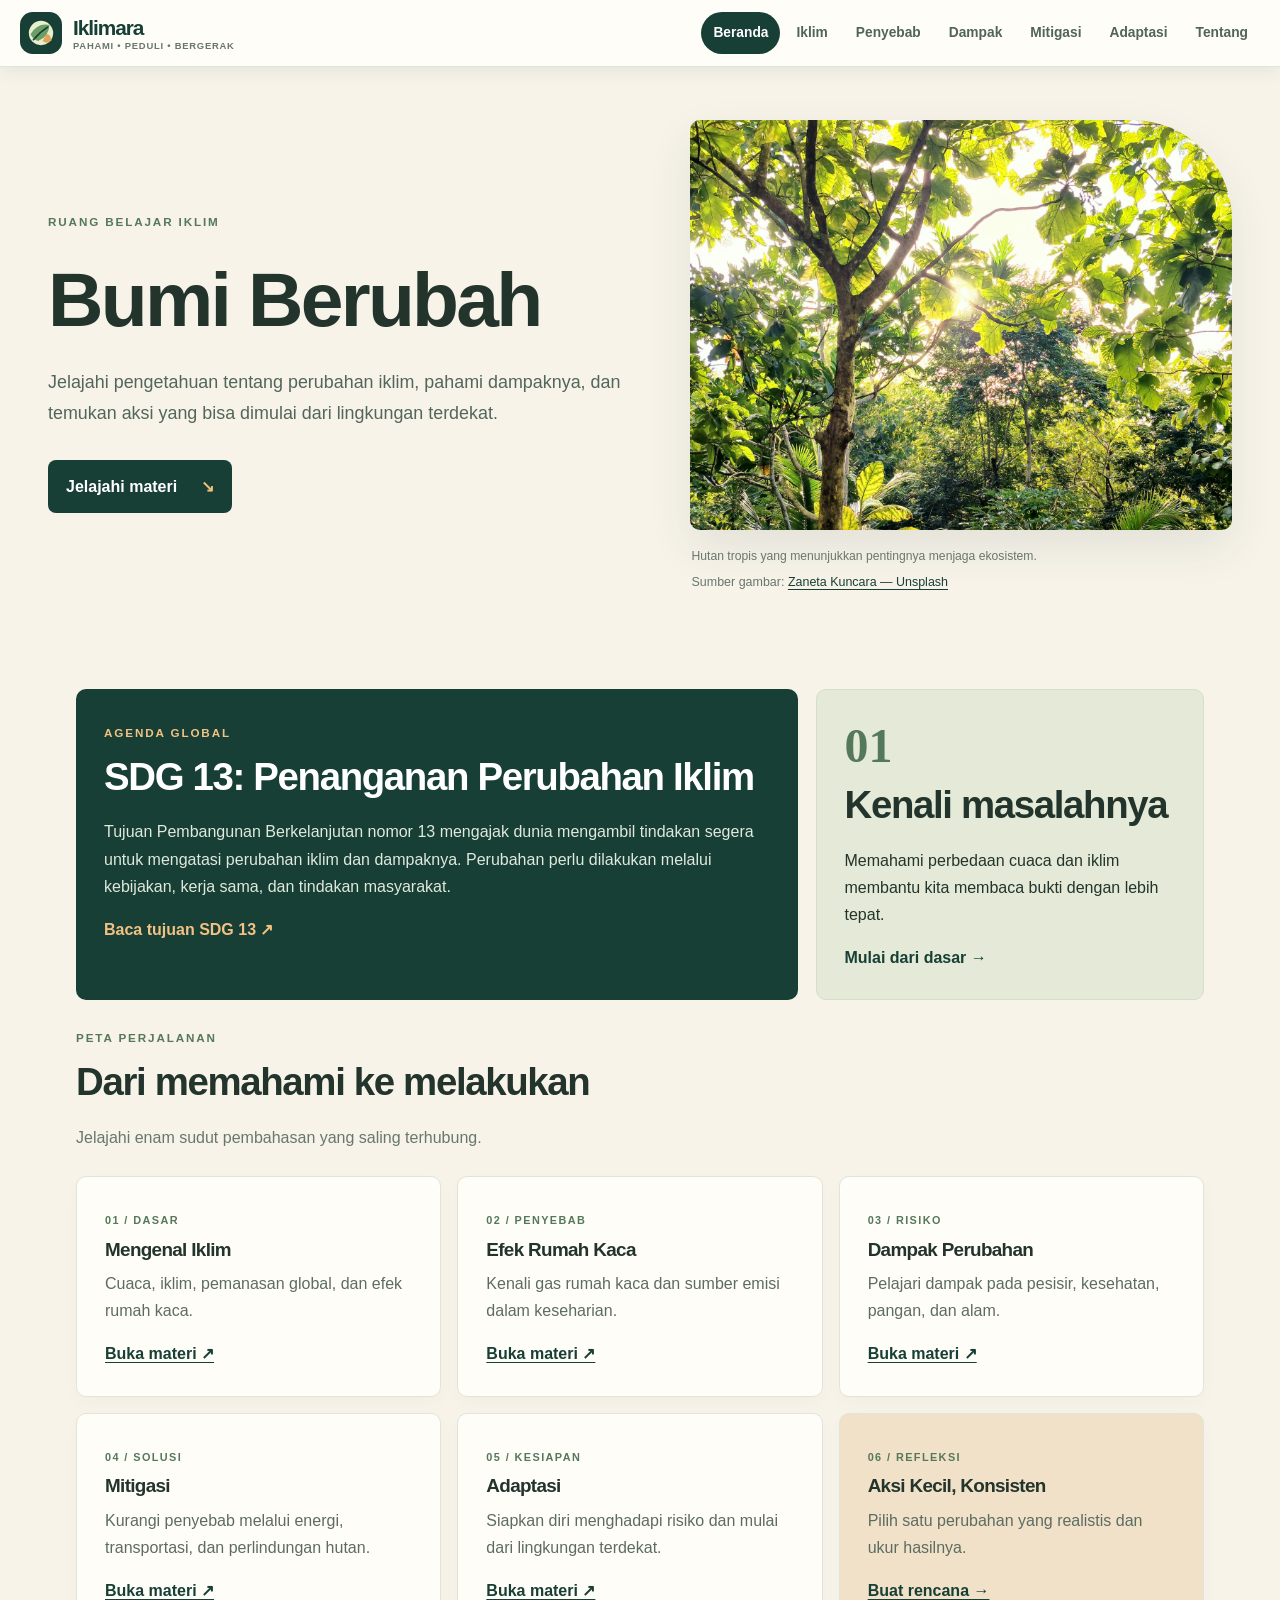
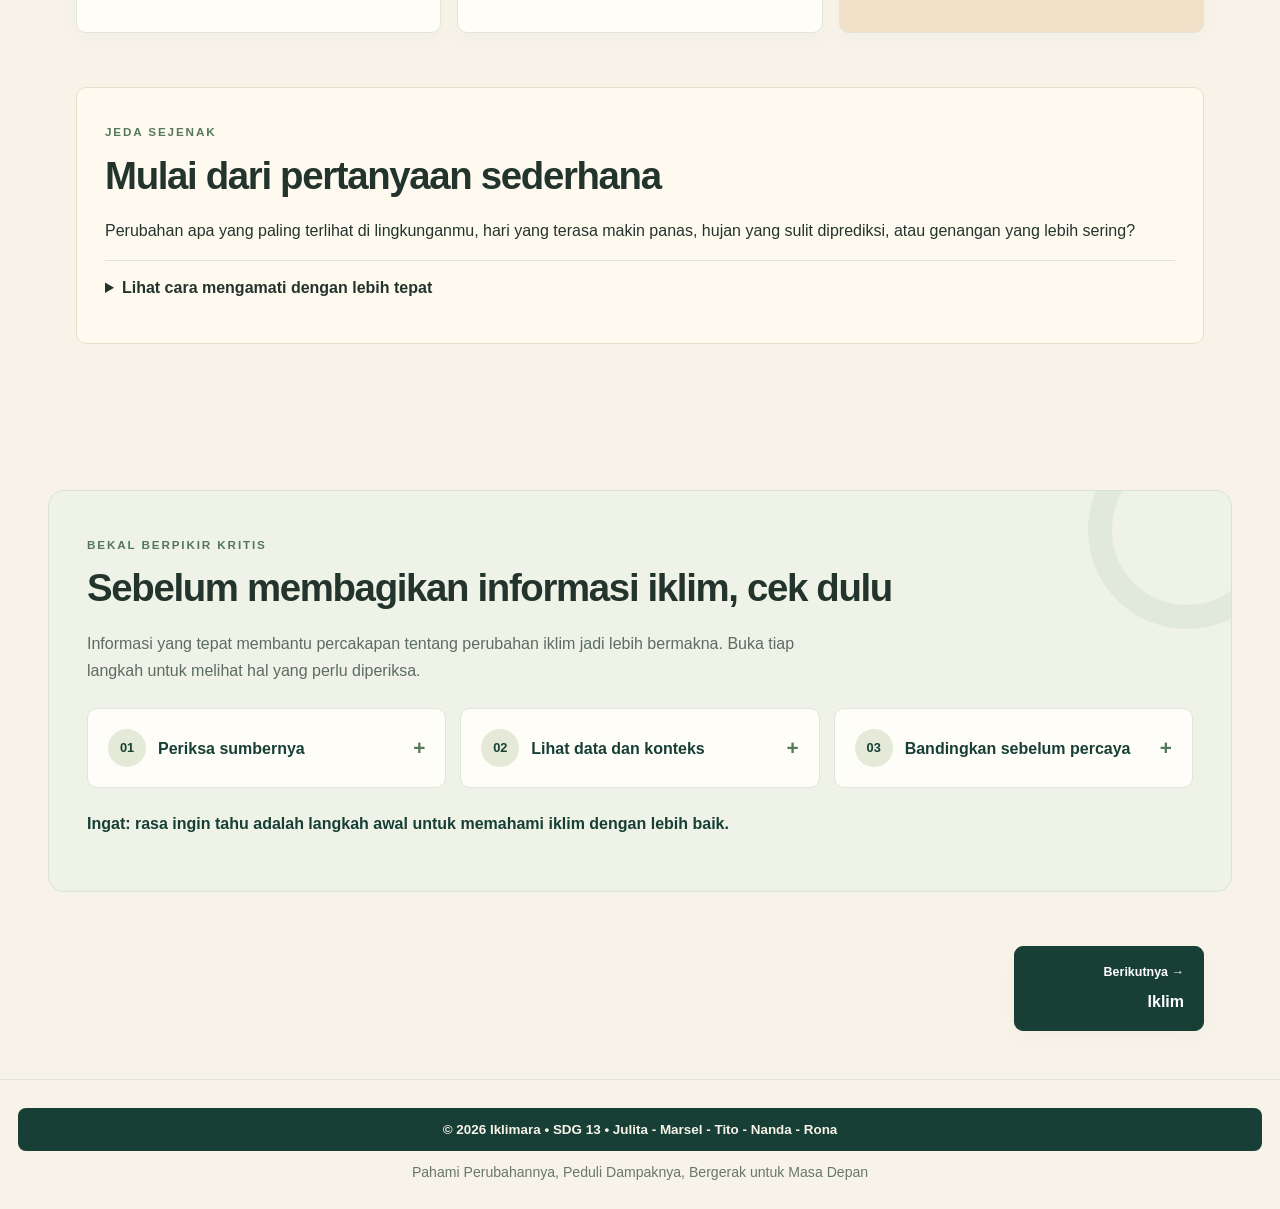
<file: index.html>
<!DOCTYPE html>
<html lang="id">
 <head>
  <meta charset="utf-8"/>
  <meta content="width=device-width, initial-scale=1" name="viewport"/>
  <meta content="Iklimara, ruang belajar perubahan iklim dan aksi iklim." name="description"/>
  <title>
   Bumi berubah, Kita bisa ikut mengubah arah &mdash; Iklimara
  </title>
  <link href="css/index.css" rel="stylesheet"/>
 </head>
 <body>
  <header class="topbar">
   <a class="brand" href="index.html">
    <img alt="Logo Iklimara" src="images/logo.svg"/>
    <span>
     Iklimara
     <small>
      pahami &bull; peduli &bull; bergerak
     </small>
    </span>
   </a>
   <nav aria-label="Navigasi utama">
    <a class="active" href="index.html">
     Beranda
    </a>
    <a class="" href="iklim.html">
     Iklim
    </a>
    <a class="" href="penyebab.html">
     Penyebab
    </a>
    <a class="" href="dampak.html">
     Dampak
    </a>
    <a class="" href="mitigasi.html">
     Mitigasi
    </a>
    <a class="" href="adaptasi.html">
     Adaptasi
    </a>
    <a class="" href="tentang.html">
     Tentang
    </a>
   </nav>
  </header>
  <main>
   <section class="hero">
    <div class="hero-copy">
     <p class="eyebrow">
      RUANG BELAJAR IKLIM
     </p>
     <h1>
      Bumi Berubah
     </h1>
     <p class="lead">
      Jelajahi pengetahuan tentang perubahan iklim, pahami dampaknya, dan temukan aksi yang bisa dimulai dari lingkungan terdekat.
     </p>
     <a class="button" href="#mulai">
      Jelajahi materi
      <span>
       &searrow;
      </span>
     </a>
    </div>
    <figure class="hero-image">
     <img alt="Hutan tropis hijau sebagai pengingat pentingnya menjaga bumi." src="images/hutan.jpg"/>
     <figcaption>
      Hutan tropis yang menunjukkan pentingnya menjaga ekosistem.
      <span class="image-source">Sumber gambar: <a href="https://unsplash.com/photos/sunlight-filters-through-lush-green-foliage-nmkASjsP1uU" target="_blank" rel="noopener noreferrer">Zaneta Kuncara — Unsplash</a></span>
     </figcaption>
    </figure>
   </section>
   <div class="content" id="mulai">
    <section class="intro-grid">
     <article class="feature-card dark">
      <p class="eyebrow">
       AGENDA GLOBAL
      </p>
      <h2>
       SDG 13: Penanganan Perubahan Iklim
      </h2>
      <p>
       Tujuan Pembangunan Berkelanjutan nomor 13 mengajak dunia mengambil tindakan segera untuk mengatasi perubahan iklim dan dampaknya. Perubahan perlu dilakukan melalui kebijakan, kerja sama, dan tindakan masyarakat.
      </p>
      <a class="text-link" href="https://sdgs.un.org/goals/goal13" rel="noopener" target="_blank">
       Baca tujuan SDG 13 &nearrow;
      </a>
     </article>
     <article class="quote-card">
      <span class="big-number">
       01
      </span>
      <h2>
       Kenali masalahnya
      </h2>
      <p>
       Memahami perbedaan cuaca dan iklim membantu kita membaca bukti dengan lebih tepat.
      </p>
      <a class="text-link" href="iklim.html">
       Mulai dari dasar &rarr;
      </a>
     </article>
    </section>
    <section class="section">
     <div class="section-heading">
      <p class="eyebrow">
       PETA PERJALANAN
      </p>
      <h2>
       Dari memahami ke melakukan
      </h2>
      <p>
       Jelajahi enam sudut pembahasan yang saling terhubung.
      </p>
     </div>
     <div class="cards three">
      <article class="mini-card">
       <span>
        01 / DASAR
       </span>
       <h3>
        Mengenal Iklim
       </h3>
       <p>
        Cuaca, iklim, pemanasan global, dan efek rumah kaca.
       </p>
       <a href="iklim.html">
        Buka materi &nearrow;
       </a>
      </article>
      <article class="mini-card">
       <span>
        02 / PENYEBAB
       </span>
       <h3>
        Efek Rumah Kaca
       </h3>
       <p>
        Kenali gas rumah kaca dan sumber emisi dalam keseharian.
       </p>
       <a href="penyebab.html">
        Buka materi &nearrow;
       </a>
      </article>
      <article class="mini-card">
       <span>
        03 / RISIKO
       </span>
       <h3>
        Dampak Perubahan
       </h3>
       <p>
        Pelajari dampak pada pesisir, kesehatan, pangan, dan alam.
       </p>
       <a href="dampak.html">
        Buka materi &nearrow;
       </a>
      </article>
      <article class="mini-card">
       <span>
        04 / SOLUSI
       </span>
       <h3>
        Mitigasi
       </h3>
       <p>
        Kurangi penyebab melalui energi, transportasi, dan perlindungan hutan.
       </p>
       <a href="mitigasi.html">
        Buka materi &nearrow;
       </a>
      </article>
      <article class="mini-card">
       <span>
        05 / KESIAPAN
       </span>
       <h3>
        Adaptasi
       </h3>
       <p>
        Siapkan diri menghadapi risiko dan mulai dari lingkungan terdekat.
       </p>
       <a href="adaptasi.html">
        Buka materi &nearrow;
       </a>
      </article>
      <article class="mini-card accent">
       <span>
        06 / REFLEKSI
       </span>
       <h3>
        Aksi Kecil, Konsisten
       </h3>
       <p>
        Pilih satu perubahan yang realistis dan ukur hasilnya.
       </p>
       <a href="adaptasi.html#tujuh-hari">
        Buat rencana &rarr;
       </a>
      </article>
     </div>
    </section>
    <section class="section reflection">
     <p class="eyebrow">
      JEDA SEJENAK
     </p>
     <h2>
      Mulai dari pertanyaan sederhana
     </h2>
     <p>
      Perubahan apa yang paling terlihat di lingkunganmu, hari yang terasa makin panas, hujan yang sulit diprediksi, atau genangan yang lebih sering?
     </p>
     <details>
      <summary>
       Lihat cara mengamati dengan lebih tepat
      </summary>
      <p>
       Catat kejadian, waktu, dan lokasi secara konsisten. Satu kejadian cuaca belum membuktikan perubahan iklim; pola jangka panjang dan data pengamatan diperlukan untuk menilainya.
      </p>
     </details>
    </section>
   </div>
   <section aria-labelledby="cek-fakta" class="section interactive-feature fact-check-feature">
    <p class="eyebrow">BEKAL BERPIKIR KRITIS</p>
    <h2 id="cek-fakta">Sebelum membagikan informasi iklim, cek dulu</h2>
    <p class="feature-intro">Informasi yang tepat membantu percakapan tentang perubahan iklim jadi lebih bermakna. Buka tiap langkah untuk melihat hal yang perlu diperiksa.</p>
    <div class="fact-check-grid">
     <details class="fact-check-card">
      <summary><span>01</span> Periksa sumbernya</summary>
      <p>Pastikan informasi berasal dari lembaga, peneliti, atau media yang jelas. Buka sumber asli jika tautannya tersedia, bukan hanya membaca judul atau potongan unggahan.</p>
     </details>
     <details class="fact-check-card">
      <summary><span>02</span> Lihat data dan konteks</summary>
      <p>Perhatikan tanggal, lokasi, rentang waktu, dan data yang digunakan. Satu hari yang sangat panas atau satu hujan ekstrem saja tidak cukup untuk membuktikan tren iklim jangka panjang.</p>
     </details>
     <details class="fact-check-card">
      <summary><span>03</span> Bandingkan sebelum percaya</summary>
      <p>Cari penjelasan dari lebih dari satu sumber tepercaya. Bedakan hasil pengamatan, pendapat, dan klaim yang belum didukung bukti.</p>
     </details>
    </div>
    <p class="fact-check-note">Ingat: rasa ingin tahu adalah langkah awal untuk memahami iklim dengan lebih baik.</p>
   </section>
   <nav aria-label="Navigasi halaman" class="page-navigation">
    <a class="page-nav-link next" href="iklim.html">
     <span>
      Berikutnya &rarr;
     </span>
     <strong>
      Iklim
     </strong>
    </a>
   </nav>
  </main>
  <footer>
   <p class="copyright">
    &copy; 2026 Iklimara &bull; SDG 13 &bull; Julita - Marsel - Tito - Nanda - Rona
   </p>
   <p class="footer-tagline">Pahami Perubahannya, Peduli Dampaknya, Bergerak untuk Masa Depan</p>
  </footer>

</body>
</html>
</file>
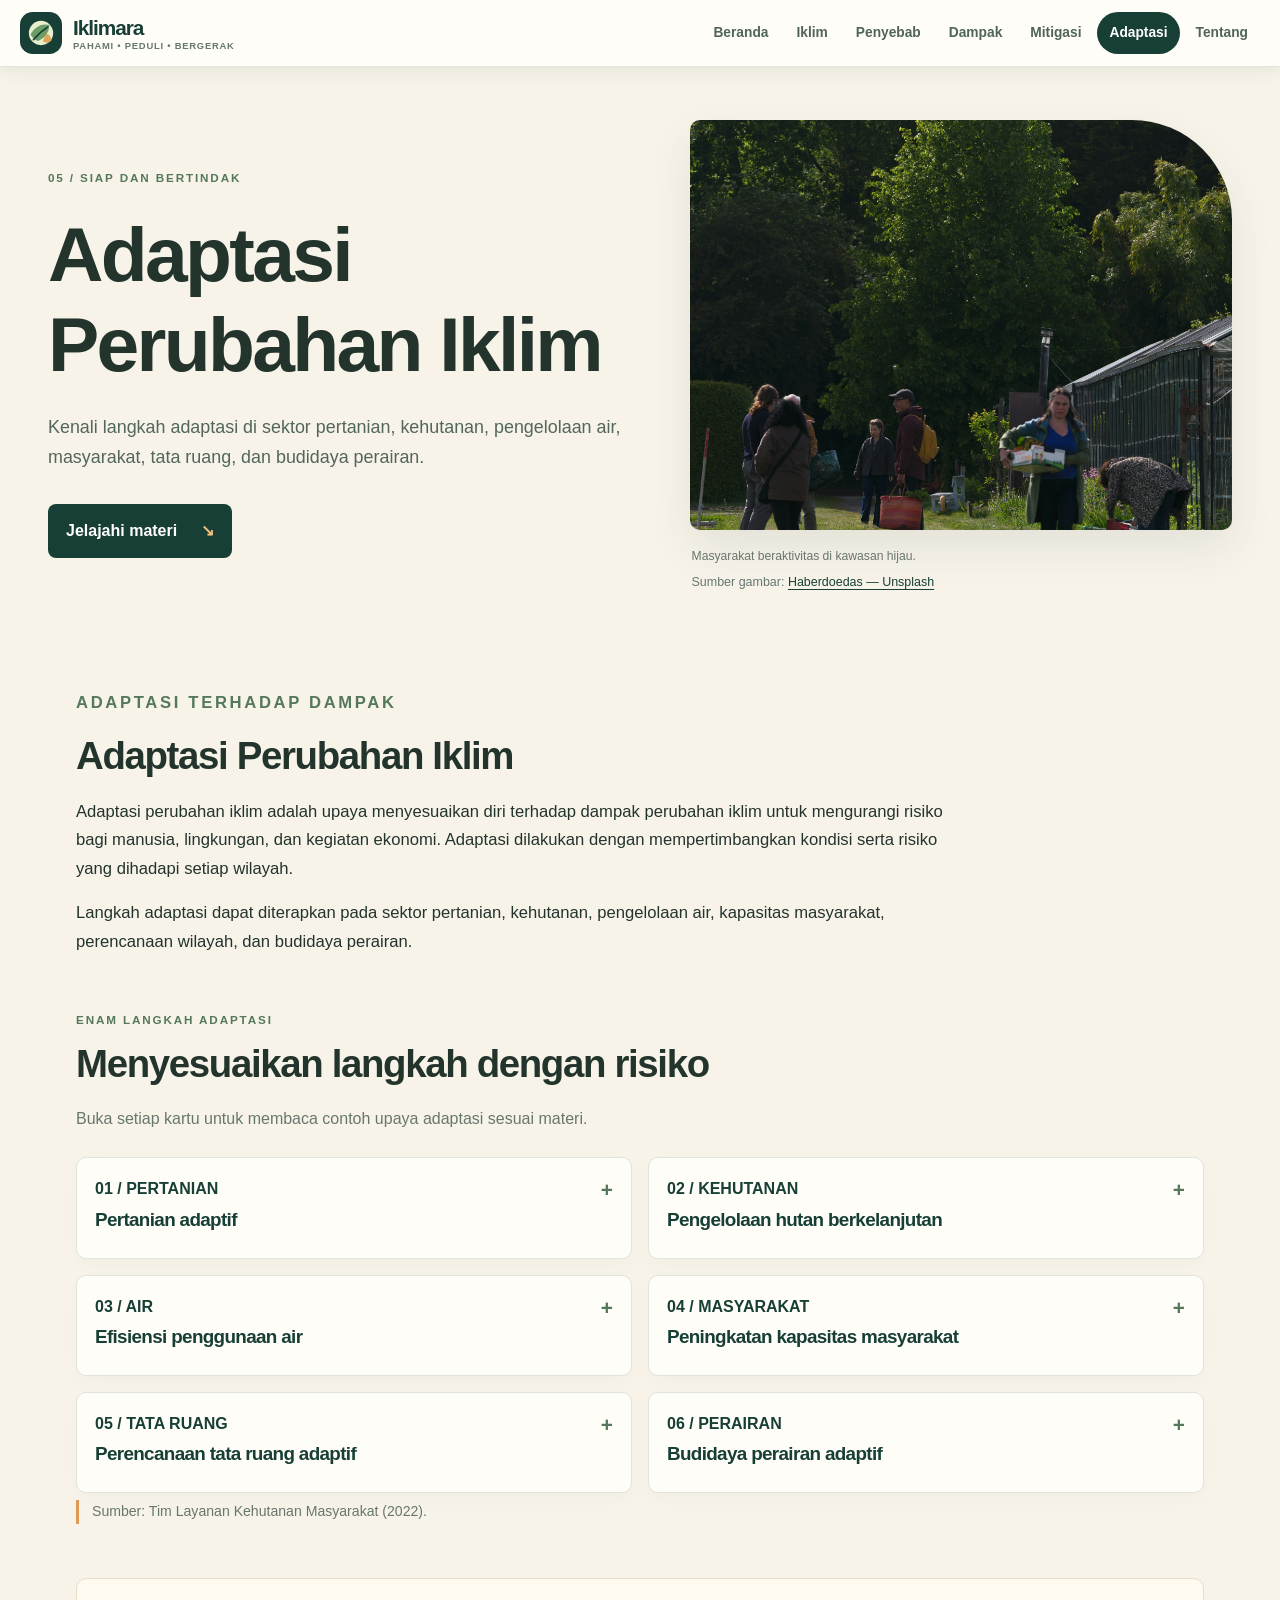
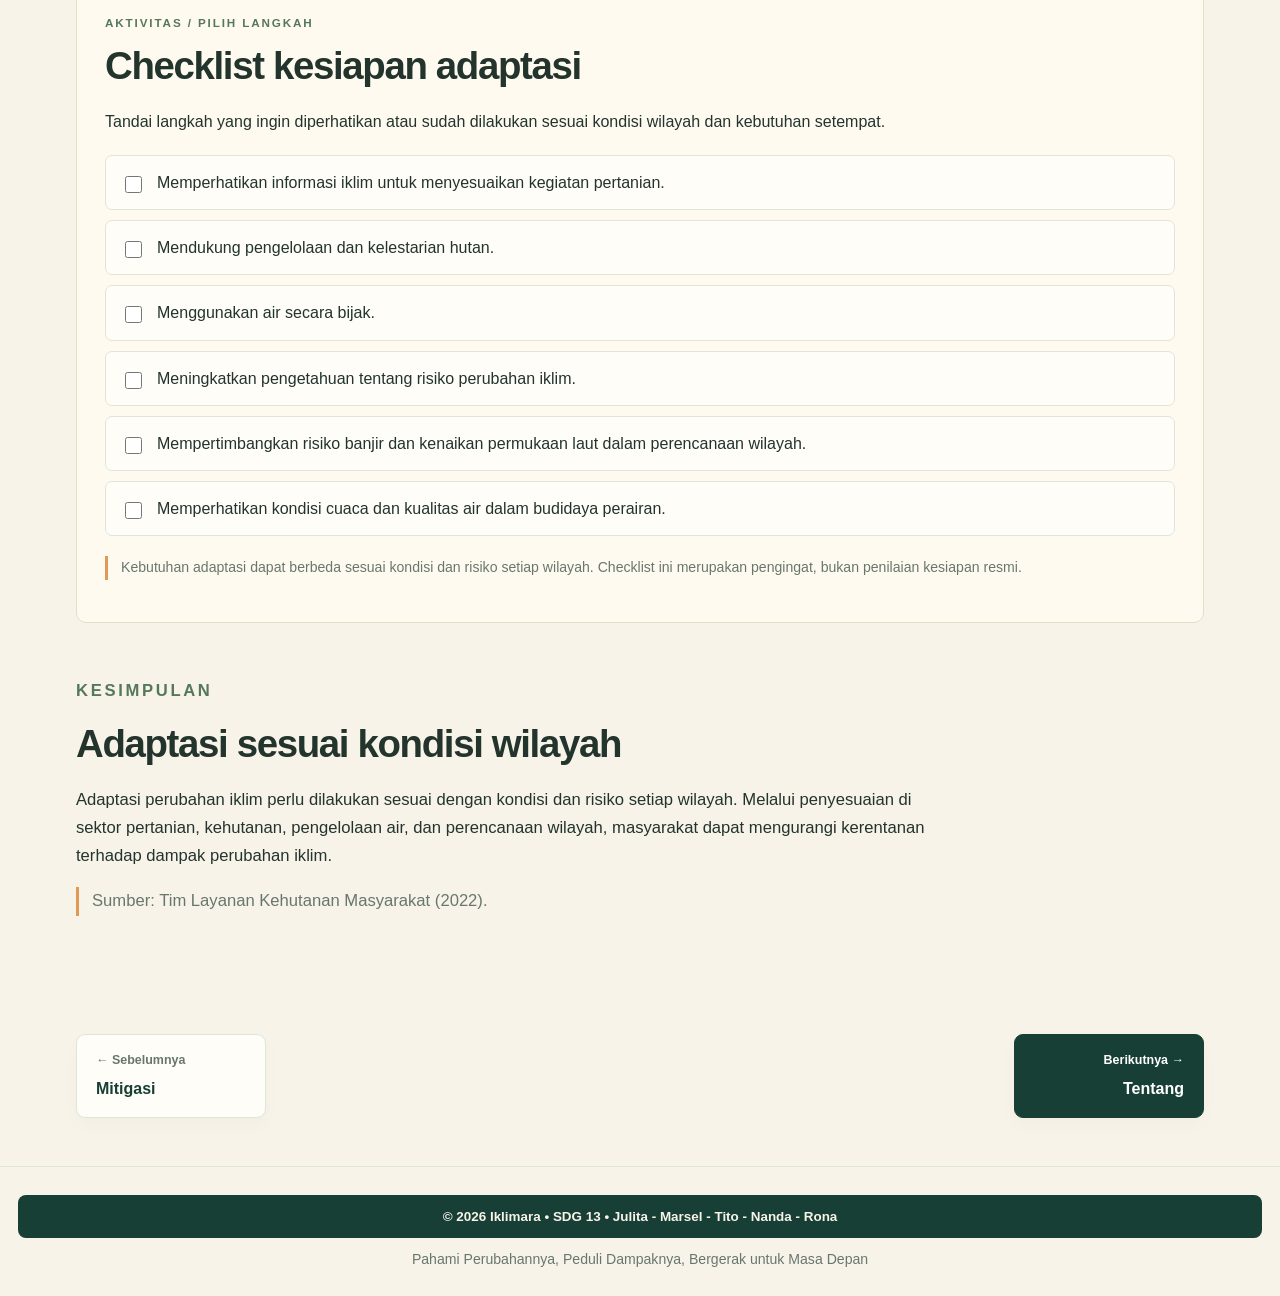
<file: adaptasi.html>
<!DOCTYPE html>
<html lang="id">
 <head>
  <meta charset="utf-8"/>
  <meta content="width=device-width, initial-scale=1" name="viewport"/>
  <meta content="Iklimara, ruang belajar perubahan iklim dan aksi iklim." name="description"/>
  <title>
   Adaptasi perubahan iklim &mdash; Iklimara
  </title>
  <link href="css/adaptasi.css" rel="stylesheet"/>
 </head>
 <body>
  <header class="topbar">
   <a class="brand" href="index.html">
    <img alt="Logo Iklimara" src="images/logo.svg"/>
    <span>
     Iklimara
     <small>
      pahami &bull; peduli &bull; bergerak
     </small>
    </span>
   </a>
   <nav aria-label="Navigasi utama">
    <a class="" href="index.html">
     Beranda
    </a>
    <a class="" href="iklim.html">
     Iklim
    </a>
    <a class="" href="penyebab.html">
     Penyebab
    </a>
    <a class="" href="dampak.html">
     Dampak
    </a>
    <a class="" href="mitigasi.html">
     Mitigasi
    </a>
    <a class="active" href="adaptasi.html">
     Adaptasi
    </a>
    <a class="" href="tentang.html">
     Tentang
    </a>
   </nav>
  </header>
  <main>
   <section class="hero">
    <div class="hero-copy">
     <p class="eyebrow">
      05 / SIAP DAN BERTINDAK
     </p>
     <h1>
      Adaptasi Perubahan Iklim
     </h1>
     <p class="lead">
      Kenali langkah adaptasi di sektor pertanian, kehutanan, pengelolaan air, masyarakat, tata ruang, dan budidaya perairan.
     </p>
     <a class="button" href="#mulai">
      Jelajahi materi
      <span>
       &searrow;
      </span>
     </a>
    </div>
    <figure class="hero-image">
     <img alt="Komunitas belajar dan lingkungan kampus." src="images/aksi-masyarakat.jpg"/>
     <figcaption>
      Masyarakat beraktivitas di kawasan hijau.
      <span class="image-source">Sumber gambar: <a href="https://unsplash.com/photos/people-gathering-in-a-community-garden-with-trees-in-background-c9xGzxR8ego" target="_blank" rel="noopener noreferrer">Haberdoedas — Unsplash</a></span>
     </figcaption>
    </figure>
   </section>
   <div class="content" id="mulai">
    <section class="section prose">
     <p class="eyebrow">
      ADAPTASI TERHADAP DAMPAK
     </p>
     <h2>
      Adaptasi Perubahan Iklim
     </h2>
     <p>
      Adaptasi perubahan iklim adalah upaya menyesuaikan diri terhadap dampak perubahan iklim untuk mengurangi risiko bagi manusia, lingkungan, dan kegiatan ekonomi. Adaptasi dilakukan dengan mempertimbangkan kondisi serta risiko yang dihadapi setiap wilayah.
     </p>
     <p>
      Langkah adaptasi dapat diterapkan pada sektor pertanian, kehutanan, pengelolaan air, kapasitas masyarakat, perencanaan wilayah, dan budidaya perairan.
     </p>
    </section>
    <section class="section">
     <div class="section-heading">
      <p class="eyebrow">
       ENAM LANGKAH ADAPTASI
      </p>
      <h2>
       Menyesuaikan langkah dengan risiko
      </h2>
      <p>
       Buka setiap kartu untuk membaca contoh upaya adaptasi sesuai materi.
      </p>
     </div>
     <div class="cards two">
      <details class="mini-card info-accordion">
       <summary>
        <span>01 / PERTANIAN</span>
        <h3>Pertanian adaptif</h3>
       </summary>
       <p>
        Menyesuaikan musim tanam berdasarkan informasi iklim, menggunakan bibit yang mampu beradaptasi, dan memperbaiki sistem irigasi untuk menghadapi perubahan pola hujan dan kekeringan.
       </p>
      </details>
      <details class="mini-card info-accordion">
       <summary>
        <span>02 / KEHUTANAN</span>
        <h3>Pengelolaan hutan berkelanjutan</h3>
       </summary>
       <p>
        Menjaga kelestarian hutan melalui penanaman pohon, pencegahan penebangan liar, dan pelibatan masyarakat dalam pengelolaan hutan.
       </p>
      </details>
      <details class="mini-card info-accordion">
       <summary>
        <span>03 / AIR</span>
        <h3>Efisiensi penggunaan air</h3>
       </summary>
       <p>
        Menggunakan air secara bijak untuk kebutuhan sehari-hari dan pertanian, terutama ketika terjadi kekeringan atau kemarau berkepanjangan.
       </p>
      </details>
      <details class="mini-card info-accordion">
       <summary>
        <span>04 / MASYARAKAT</span>
        <h3>Peningkatan kapasitas masyarakat</h3>
       </summary>
       <p>
        Meningkatkan pengetahuan dan keterampilan masyarakat agar mampu mengenali risiko perubahan iklim serta menentukan langkah penyesuaian yang sesuai.
       </p>
      </details>
      <details class="mini-card info-accordion">
       <summary>
        <span>05 / TATA RUANG</span>
        <h3>Perencanaan tata ruang adaptif</h3>
       </summary>
       <p>
        Mempertimbangkan risiko perubahan iklim, seperti banjir dan kenaikan permukaan laut, dalam perencanaan permukiman dan pembangunan wilayah.
       </p>
      </details>
      <details class="mini-card info-accordion">
       <summary>
        <span>06 / PERAIRAN</span>
        <h3>Budidaya perairan adaptif</h3>
       </summary>
       <p>
        Menyesuaikan pengelolaan tambak dengan kondisi cuaca dan kualitas air agar kegiatan budidaya ikan atau udang tetap berjalan dengan baik.
       </p>
      </details>
     </div>
     <p class="source">
      Sumber: Tim Layanan Kehutanan Masyarakat (2022).
     </p>
    </section>
    <section class="section reflection">
     <p class="eyebrow">
      AKTIVITAS / PILIH LANGKAH
     </p>
     <h2>
      Checklist kesiapan adaptasi
     </h2>
     <p>
      Tandai langkah yang ingin diperhatikan atau sudah dilakukan sesuai kondisi wilayah dan kebutuhan setempat.
     </p>
     <div class="checklist">
      <label>
       <input type="checkbox"/>
       Memperhatikan informasi iklim untuk menyesuaikan kegiatan pertanian.
      </label>
      <label>
       <input type="checkbox"/>
       Mendukung pengelolaan dan kelestarian hutan.
      </label>
      <label>
       <input type="checkbox"/>
       Menggunakan air secara bijak.
      </label>
      <label>
       <input type="checkbox"/>
       Meningkatkan pengetahuan tentang risiko perubahan iklim.
      </label>
      <label>
       <input type="checkbox"/>
       Mempertimbangkan risiko banjir dan kenaikan permukaan laut dalam perencanaan wilayah.
      </label>
      <label>
       <input type="checkbox"/>
       Memperhatikan kondisi cuaca dan kualitas air dalam budidaya perairan.
      </label>
     </div>
     <p class="note">
      Kebutuhan adaptasi dapat berbeda sesuai kondisi dan risiko setiap wilayah. Checklist ini merupakan pengingat, bukan penilaian kesiapan resmi.
     </p>
    </section>
    <section class="section prose">
     <p class="eyebrow">
      KESIMPULAN
     </p>
     <h2>
      Adaptasi sesuai kondisi wilayah
     </h2>
     <p>
      Adaptasi perubahan iklim perlu dilakukan sesuai dengan kondisi dan risiko setiap wilayah. Melalui penyesuaian di sektor pertanian, kehutanan, pengelolaan air, dan perencanaan wilayah, masyarakat dapat mengurangi kerentanan terhadap dampak perubahan iklim.
     </p>
     <p class="source">
      Sumber: Tim Layanan Kehutanan Masyarakat (2022).
     </p>
    </section>
   </div>
   <nav aria-label="Navigasi halaman" class="page-navigation">
    <a class="page-nav-link previous" href="mitigasi.html">
     <span>
      &larr; Sebelumnya
     </span>
     <strong>
      Mitigasi
     </strong>
    </a>
    <a class="page-nav-link next" href="tentang.html">
     <span>
      Berikutnya &rarr;
     </span>
     <strong>
      Tentang
     </strong>
    </a>
   </nav>
  </main>
  <footer>
   <p class="copyright">
    &copy; 2026 Iklimara &bull; SDG 13 &bull; Julita - Marsel - Tito - Nanda - Rona
   </p>
   <p class="footer-tagline">Pahami Perubahannya, Peduli Dampaknya, Bergerak untuk Masa Depan</p>
  </footer>

</body>
</html>
</file>
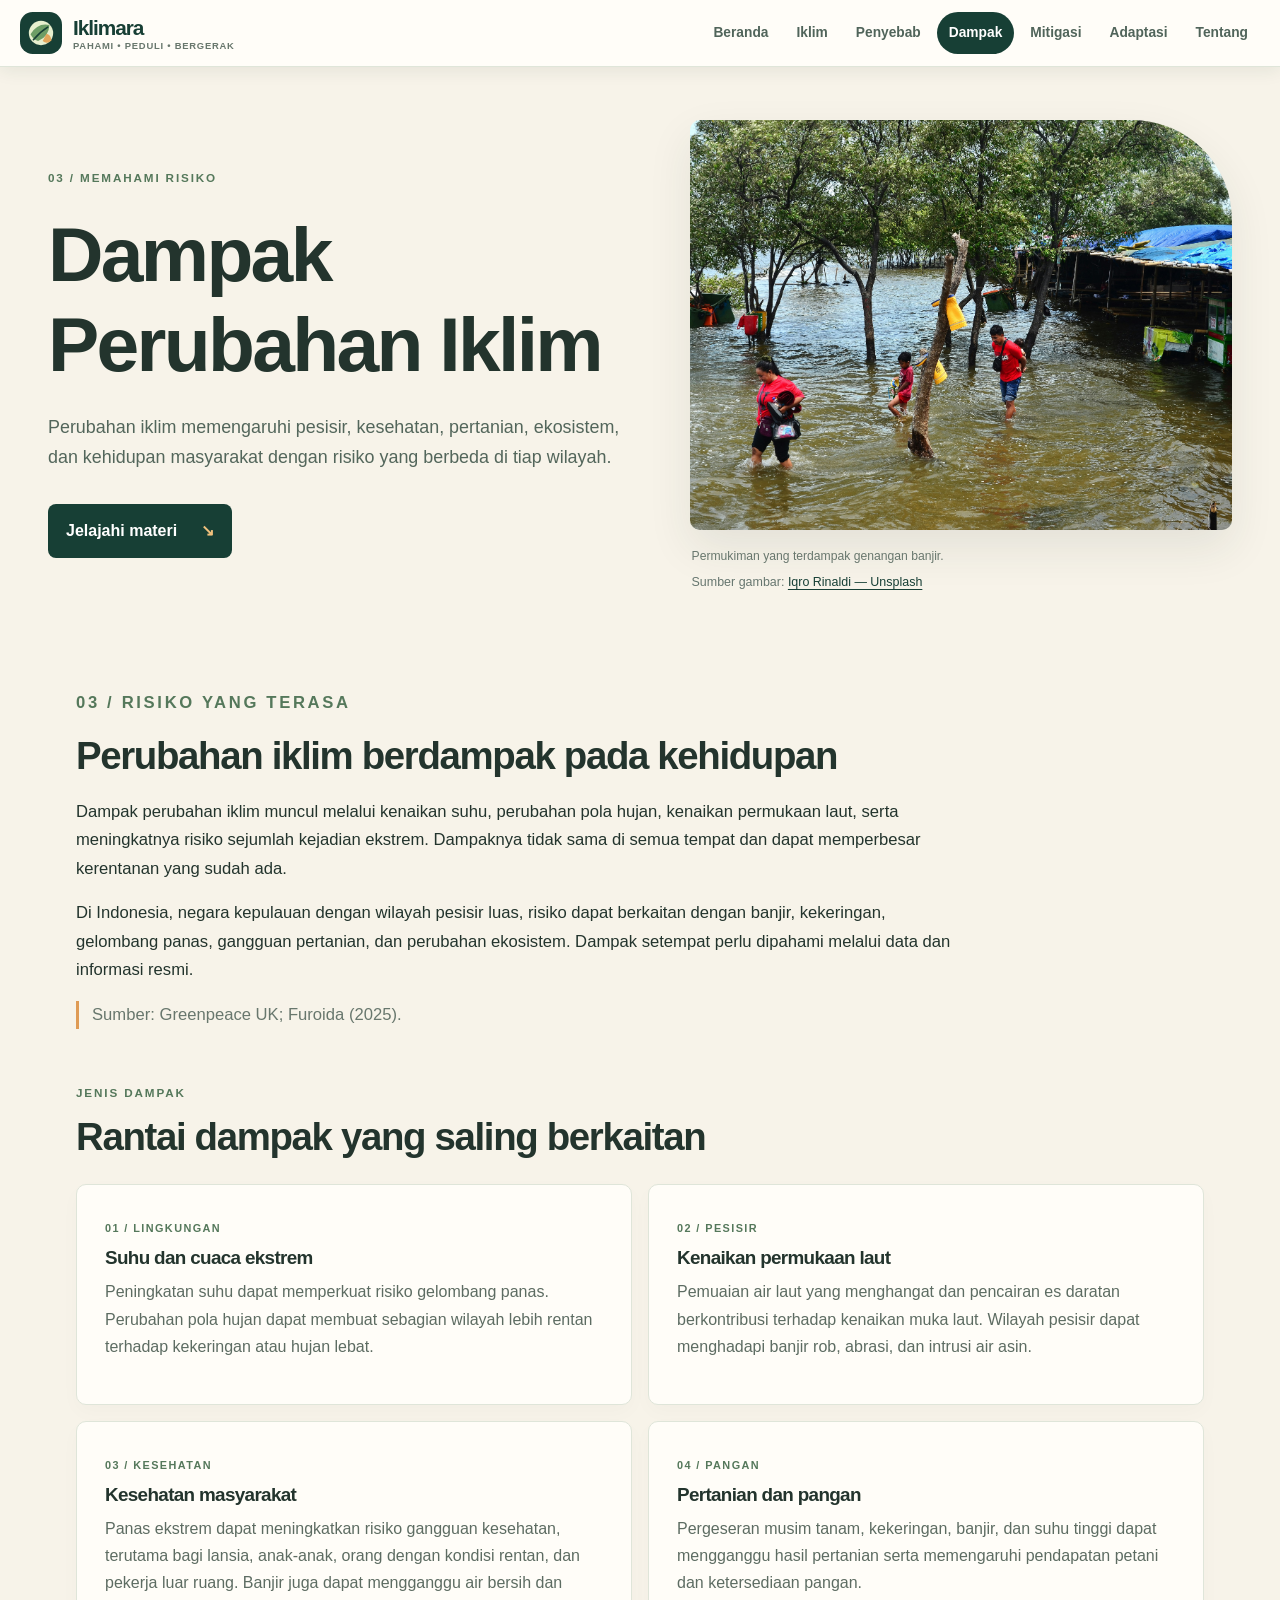
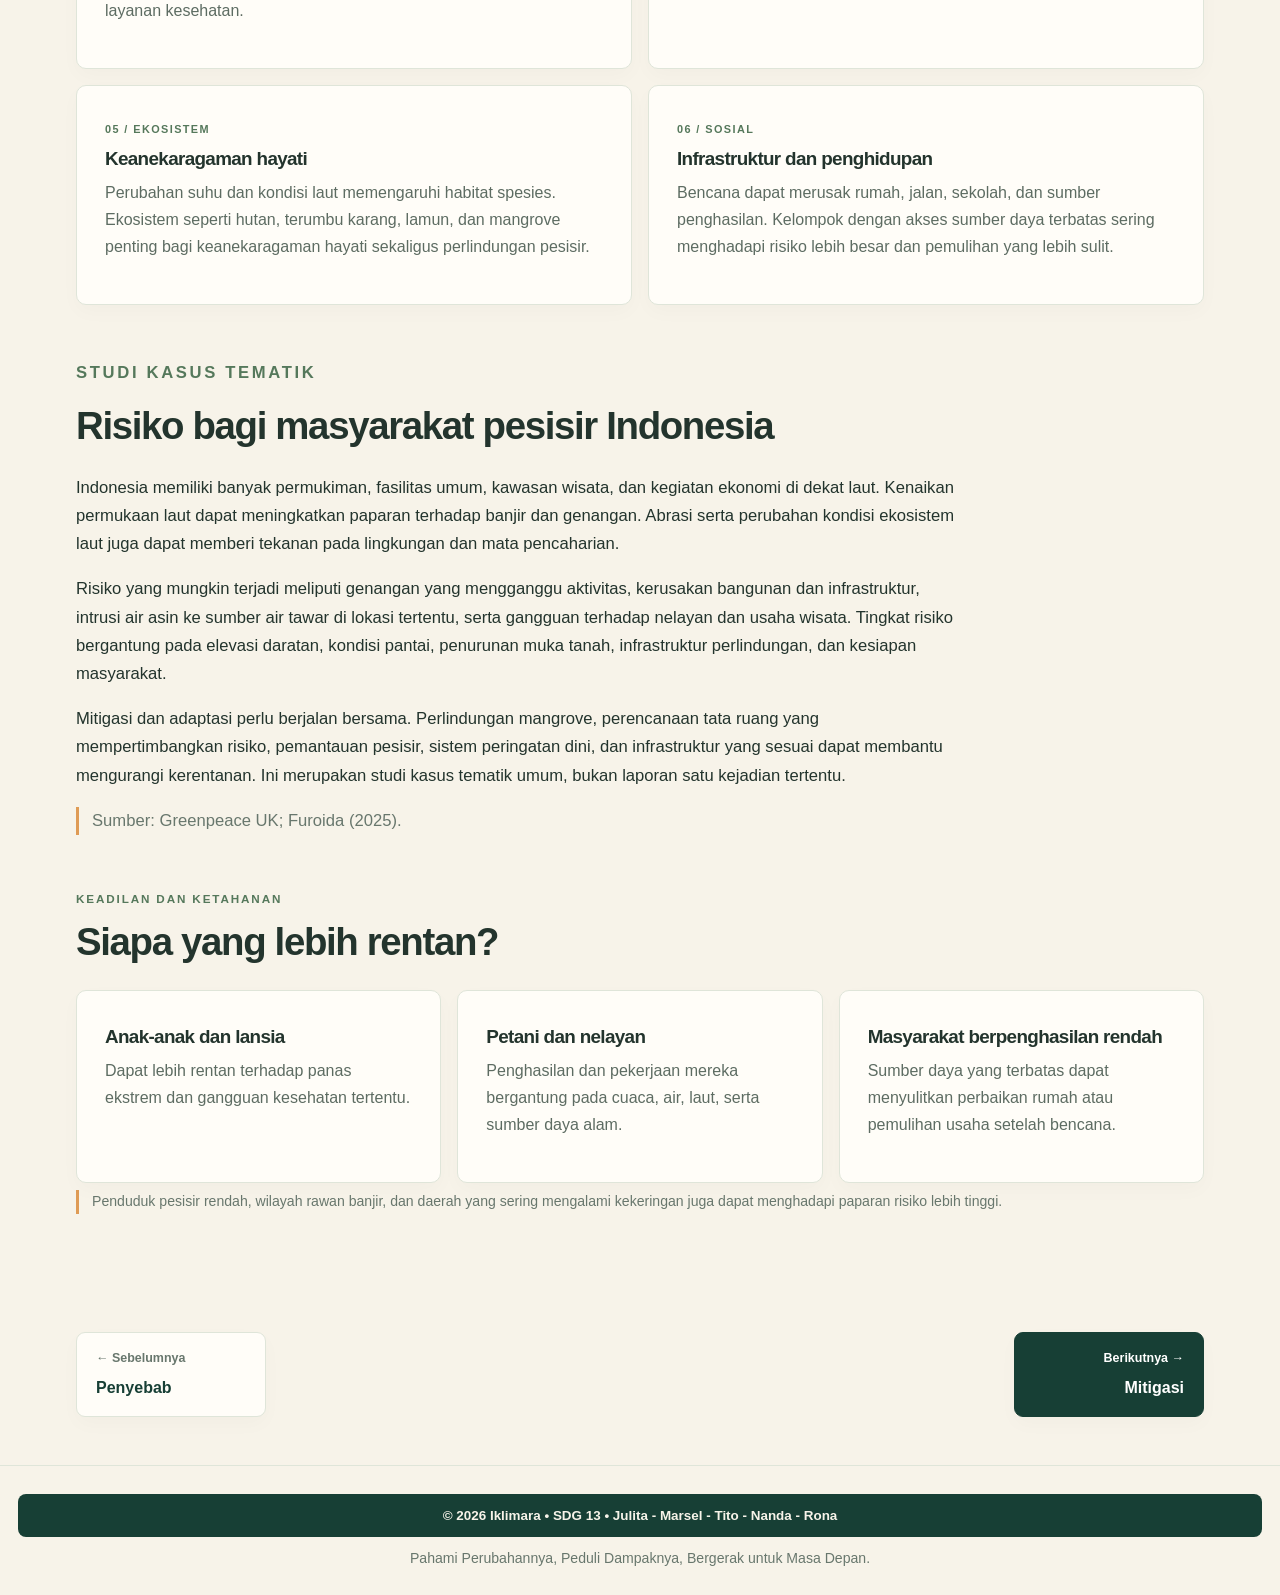
<file: dampak.html>
<!DOCTYPE html>
<html lang="id">
 <head>
  <meta charset="utf-8"/>
  <meta content="width=device-width, initial-scale=1" name="viewport"/>
  <meta content="Iklimara, ruang belajar perubahan iklim dan aksi iklim." name="description"/>
  <title>
   Dampak perubahan iklik &mdash; Iklimara
  </title>
  <link href="css/dampak.css" rel="stylesheet"/>
 </head>
 <body>
  <header class="topbar">
   <a class="brand" href="index.html">
    <img alt="Logo Iklimara" src="images/logo.svg"/>
    <span>
     Iklimara
     <small>
      pahami &bull; peduli &bull; bergerak
     </small>
    </span>
   </a>
   <nav aria-label="Navigasi utama">
    <a class="" href="index.html">
     Beranda
    </a>
    <a class="" href="iklim.html">
     Iklim
    </a>
    <a class="" href="penyebab.html">
     Penyebab
    </a>
    <a class="active" href="dampak.html">
     Dampak
    </a>
    <a class="" href="mitigasi.html">
     Mitigasi
    </a>
    <a class="" href="adaptasi.html">
     Adaptasi
    </a>
    <a class="" href="tentang.html">
     Tentang
    </a>
   </nav>
  </header>
  <main>
   <section class="hero">
    <div class="hero-copy">
     <p class="eyebrow">
      03 / MEMAHAMI RISIKO
     </p>
     <h1>
      Dampak Perubahan Iklim
     </h1>
     <p class="lead">
      Perubahan iklim memengaruhi pesisir, kesehatan, pertanian, ekosistem, dan kehidupan masyarakat dengan risiko yang berbeda di tiap wilayah.
     </p>
     <a class="button" href="#mulai">
      Jelajahi materi
      <span>
       &searrow;
      </span>
     </a>
    </div>
    <figure class="hero-image">
     <img alt="Wilayah pesisir tropis dekat permukiman." src="images/banjir-pesisir.jpg"/>
     <figcaption>
      Permukiman yang terdampak genangan banjir.
      <span class="image-source">Sumber gambar: <a href="https://unsplash.com/photos/a-group-of-people-walking-through-a-flooded-street-WSMbpzRskdA" target="_blank" rel="noopener noreferrer">Iqro Rinaldi — Unsplash</a></span>
     </figcaption>
    </figure>
   </section>
   <div class="content" id="mulai">
    <section class="section prose">
     <p class="eyebrow">
      03 / RISIKO YANG TERASA
     </p>
     <h2>
      Perubahan iklim berdampak pada kehidupan
     </h2>
     <p>
      Dampak perubahan iklim muncul melalui kenaikan suhu, perubahan pola hujan, kenaikan permukaan laut, serta meningkatnya risiko sejumlah kejadian ekstrem. Dampaknya tidak sama di semua tempat dan dapat memperbesar kerentanan yang sudah ada.
     </p>
     <p>
      Di Indonesia, negara kepulauan dengan wilayah pesisir luas, risiko dapat berkaitan dengan banjir, kekeringan, gelombang panas, gangguan pertanian, dan perubahan ekosistem. Dampak setempat perlu dipahami melalui data dan informasi resmi.
     </p>
         <p class="source">
      Sumber: Greenpeace UK; Furoida (2025).
     </p>
</section>
    <section class="section">
     <div class="section-heading">
      <p class="eyebrow">
       JENIS DAMPAK
      </p>
      <h2>
       Rantai dampak yang saling berkaitan
      </h2>
     </div>
     <div class="cards two">
      <article class="mini-card">
       <span>
        01 / LINGKUNGAN
       </span>
       <h3>
        Suhu dan cuaca ekstrem
       </h3>
       <p>
        Peningkatan suhu dapat memperkuat risiko gelombang panas. Perubahan pola hujan dapat membuat sebagian wilayah lebih rentan terhadap kekeringan atau hujan lebat.
       </p>
      </article>
      <article class="mini-card">
       <span>
        02 / PESISIR
       </span>
       <h3>
        Kenaikan permukaan laut
       </h3>
       <p>
        Pemuaian air laut yang menghangat dan pencairan es daratan berkontribusi terhadap kenaikan muka laut. Wilayah pesisir dapat menghadapi banjir rob, abrasi, dan intrusi air asin.
       </p>
      </article>
      <article class="mini-card">
       <span>
        03 / KESEHATAN
       </span>
       <h3>
        Kesehatan masyarakat
       </h3>
       <p>
        Panas ekstrem dapat meningkatkan risiko gangguan kesehatan, terutama bagi lansia, anak-anak, orang dengan kondisi rentan, dan pekerja luar ruang. Banjir juga dapat mengganggu air bersih dan layanan kesehatan.
       </p>
      </article>
      <article class="mini-card">
       <span>
        04 / PANGAN
       </span>
       <h3>
        Pertanian dan pangan
       </h3>
       <p>
        Pergeseran musim tanam, kekeringan, banjir, dan suhu tinggi dapat mengganggu hasil pertanian serta memengaruhi pendapatan petani dan ketersediaan pangan.
       </p>
      </article>
      <article class="mini-card">
       <span>
        05 / EKOSISTEM
       </span>
       <h3>
        Keanekaragaman hayati
       </h3>
       <p>
        Perubahan suhu dan kondisi laut memengaruhi habitat spesies. Ekosistem seperti hutan, terumbu karang, lamun, dan mangrove penting bagi keanekaragaman hayati sekaligus perlindungan pesisir.
       </p>
      </article>
      <article class="mini-card">
       <span>
        06 / SOSIAL
       </span>
       <h3>
        Infrastruktur dan penghidupan
       </h3>
       <p>
        Bencana dapat merusak rumah, jalan, sekolah, dan sumber penghasilan. Kelompok dengan akses sumber daya terbatas sering menghadapi risiko lebih besar dan pemulihan yang lebih sulit.
       </p>
      </article>
     </div>
    </section>
    <section class="section prose">
     <div class="section-heading">
      <p class="eyebrow">
       STUDI KASUS TEMATIK
      </p>
      <h2>
       Risiko bagi masyarakat pesisir Indonesia
      </h2>
     </div>
     <p>
      Indonesia memiliki banyak permukiman, fasilitas umum, kawasan wisata, dan kegiatan ekonomi di dekat laut. Kenaikan permukaan laut dapat meningkatkan paparan terhadap banjir dan genangan. Abrasi serta perubahan kondisi ekosistem laut juga dapat memberi tekanan pada lingkungan dan mata pencaharian.
     </p>
     <p>
      Risiko yang mungkin terjadi meliputi genangan yang mengganggu aktivitas, kerusakan bangunan dan infrastruktur, intrusi air asin ke sumber air tawar di lokasi tertentu, serta gangguan terhadap nelayan dan usaha wisata. Tingkat risiko bergantung pada elevasi daratan, kondisi pantai, penurunan muka tanah, infrastruktur perlindungan, dan kesiapan masyarakat.
     </p>
     <p>
      Mitigasi dan adaptasi perlu berjalan bersama. Perlindungan mangrove, perencanaan tata ruang yang mempertimbangkan risiko, pemantauan pesisir, sistem peringatan dini, dan infrastruktur yang sesuai dapat membantu mengurangi kerentanan. Ini merupakan studi kasus tematik umum, bukan laporan satu kejadian tertentu.
     </p>
         <p class="source">
      Sumber: Greenpeace UK; Furoida (2025).
     </p>
</section>
    <section class="section">
     <div class="section-heading">
      <p class="eyebrow">
       KEADILAN DAN KETAHANAN
      </p>
      <h2>
       Siapa yang lebih rentan?
      </h2>
     </div>
     <div class="cards three">
      <article class="mini-card">
       <h3>
        Anak-anak dan lansia
       </h3>
       <p>
        Dapat lebih rentan terhadap panas ekstrem dan gangguan kesehatan tertentu.
       </p>
      </article>
      <article class="mini-card">
       <h3>
        Petani dan nelayan
       </h3>
       <p>
        Penghasilan dan pekerjaan mereka bergantung pada cuaca, air, laut, serta sumber daya alam.
       </p>
      </article>
      <article class="mini-card">
       <h3>
        Masyarakat berpenghasilan rendah
       </h3>
       <p>
        Sumber daya yang terbatas dapat menyulitkan perbaikan rumah atau pemulihan usaha setelah bencana.
       </p>
      </article>
     </div>
     <p class="source">
      Penduduk pesisir rendah, wilayah rawan banjir, dan daerah yang sering mengalami kekeringan juga dapat menghadapi paparan risiko lebih tinggi.
     </p>
    </section>
   </div>
   <nav aria-label="Navigasi halaman" class="page-navigation">
    <a class="page-nav-link previous" href="penyebab.html">
     <span>
      &larr; Sebelumnya
     </span>
     <strong>
      Penyebab
     </strong>
    </a>
    <a class="page-nav-link next" href="mitigasi.html">
     <span>
      Berikutnya &rarr;
     </span>
     <strong>
      Mitigasi
     </strong>
    </a>
   </nav>
  </main>
  <footer>
   <p class="copyright">
    &copy; 2026 Iklimara &bull; SDG 13 &bull; Julita - Marsel - Tito - Nanda - Rona
   </p>
   <p class="footer-tagline">Pahami Perubahannya, Peduli Dampaknya, Bergerak untuk Masa Depan.</p>
  </footer>

</body>
</html>
</file>
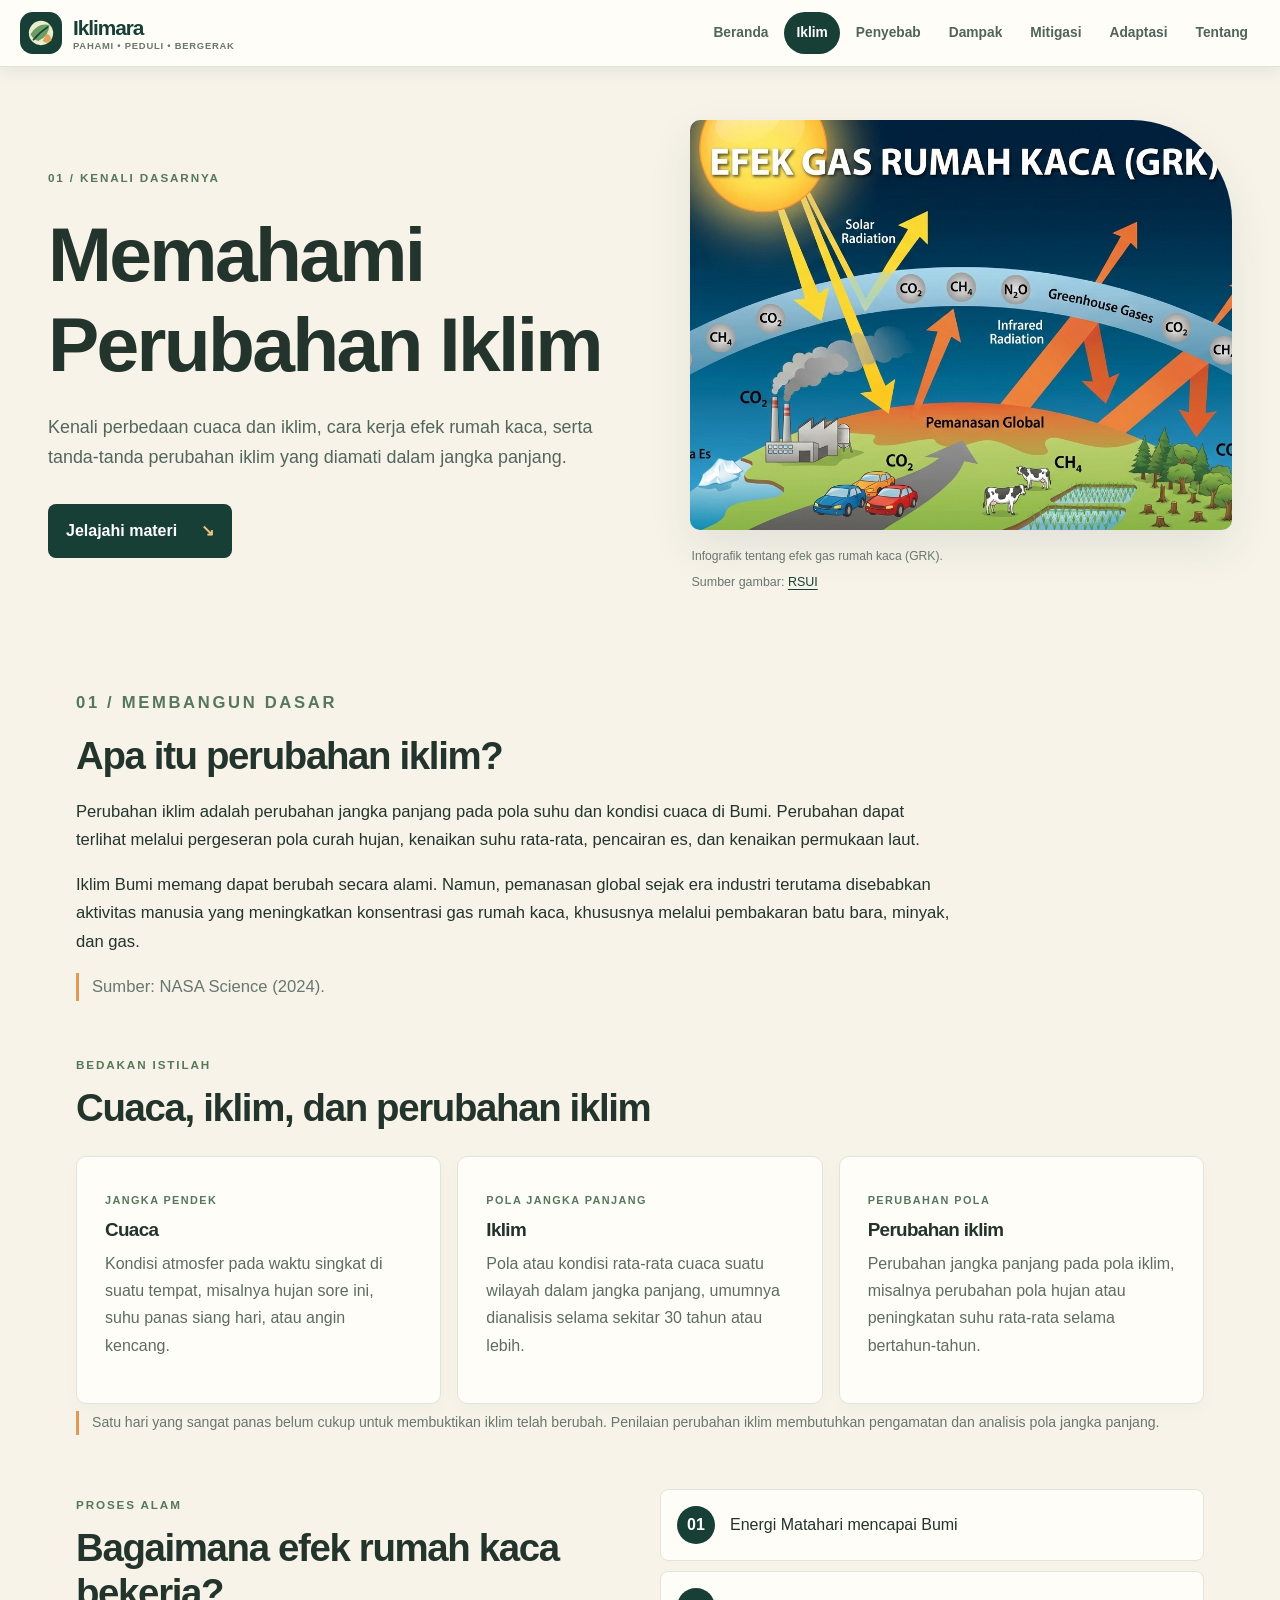
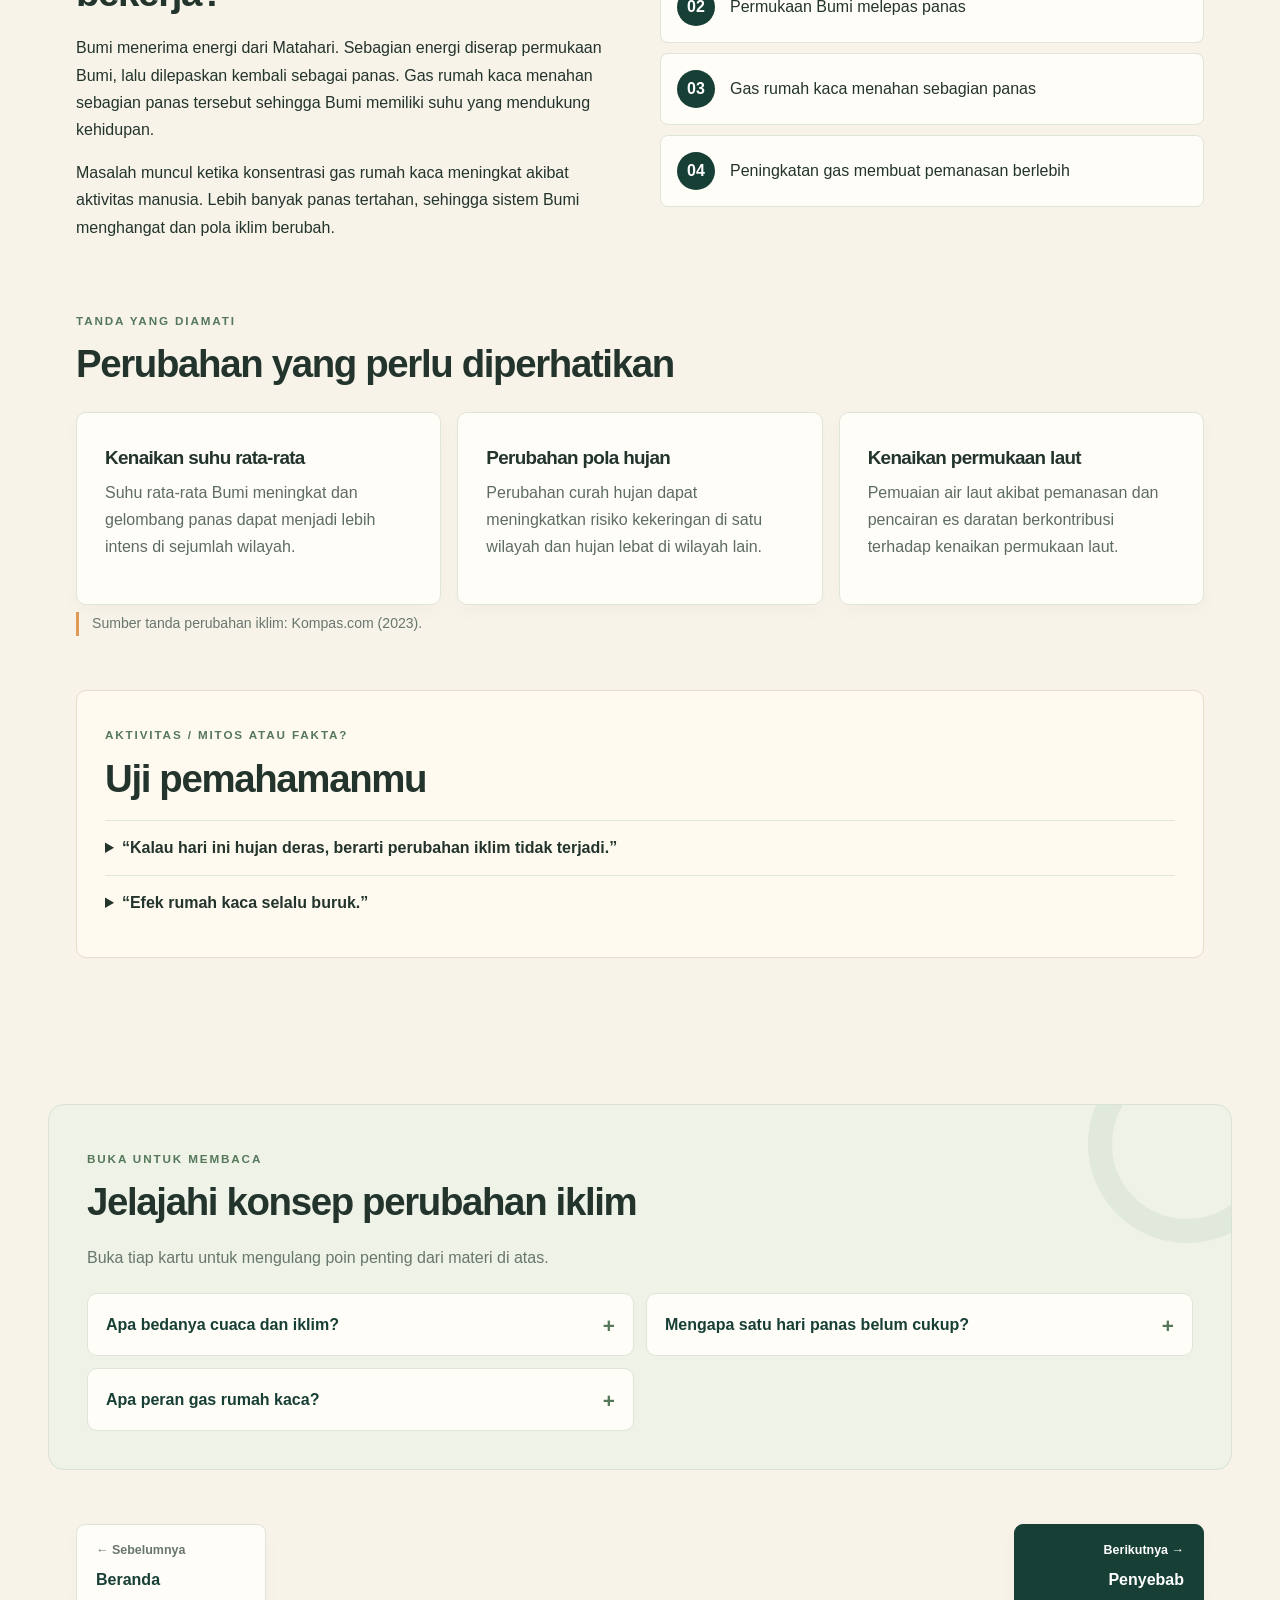
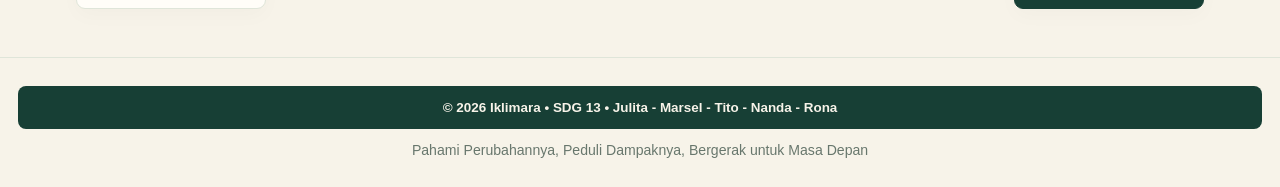
<file: iklim.html>
<!DOCTYPE html>
<html lang="id">
 <head>
  <meta charset="utf-8"/>
  <meta content="width=device-width, initial-scale=1" name="viewport"/>
  <meta content="Iklimara, ruang belajar perubahan iklim dan aksi iklim." name="description"/>
  <title>
   Memahami perubahan iklim &mdash; Iklimara
  </title>
  <link href="css/iklim.css" rel="stylesheet"/>
 </head>
 <body>
  <header class="topbar">
   <a class="brand" href="index.html">
    <img alt="Logo Iklimara" src="images/logo.svg"/>
    <span>
     Iklimara
     <small>
      pahami &bull; peduli &bull; bergerak
     </small>
    </span>
   </a>
   <nav aria-label="Navigasi utama">
    <a class="" href="index.html">
     Beranda
    </a>
    <a class="active" href="iklim.html">
     Iklim
    </a>
    <a class="" href="penyebab.html">
     Penyebab
    </a>
    <a class="" href="dampak.html">
     Dampak
    </a>
    <a class="" href="mitigasi.html">
     Mitigasi
    </a>
    <a class="" href="adaptasi.html">
     Adaptasi
    </a>
    <a class="" href="tentang.html">
     Tentang
    </a>
   </nav>
  </header>
  <main>
   <section class="hero">
    <div class="hero-copy">
     <p class="eyebrow">
      01 / KENALI DASARNYA
     </p>
     <h1>
      Memahami Perubahan Iklim
     </h1>
     <p class="lead">
      Kenali perbedaan cuaca dan iklim, cara kerja efek rumah kaca, serta tanda-tanda perubahan iklim yang diamati dalam jangka panjang.
     </p>
     <a class="button" href="#mulai">
      Jelajahi materi
      <span>
       &searrow;
      </span>
     </a>
    </div>
    <figure class="hero-image">
     <img alt="Efek Gas Rumah Kaca (GRK)." src="images/efek-gas-rumah-kaca.png"/>
     <figcaption>
      Infografik tentang efek gas rumah kaca (GRK).
      <span class="image-source">Sumber gambar: <a href="https://www.rs.ui.ac.id/umum/berita-artikel/artikel-populer/efek-gas-rumah-kaca-grk" target="_blank" rel="noopener noreferrer">RSUI</a></span>
     </figcaption>
    </figure>
   </section>
   <div class="content" id="mulai">
    <section class="section prose">
     <p class="eyebrow">
      01 / MEMBANGUN DASAR
     </p>
     <h2>
      Apa itu perubahan iklim?
     </h2>
     <p>
      Perubahan iklim adalah perubahan jangka panjang pada pola suhu dan kondisi cuaca di Bumi. Perubahan dapat terlihat melalui pergeseran pola curah hujan, kenaikan suhu rata-rata, pencairan es, dan kenaikan permukaan laut.
     </p>
     <p>
      Iklim Bumi memang dapat berubah secara alami. Namun, pemanasan global sejak era industri terutama disebabkan aktivitas manusia yang meningkatkan konsentrasi gas rumah kaca, khususnya melalui pembakaran batu bara, minyak, dan gas.
     </p>
     <p class="source">
      Sumber: NASA Science (2024).
     </p>
    </section>
    <section class="section">
     <div class="section-heading">
      <p class="eyebrow">
       BEDAKAN ISTILAH
      </p>
      <h2>
       Cuaca, iklim, dan perubahan iklim
      </h2>
     </div>
     <div class="cards three">
      <article class="mini-card">
       <span>
        JANGKA PENDEK
       </span>
       <h3>
        Cuaca
       </h3>
       <p>
        Kondisi atmosfer pada waktu singkat di suatu tempat, misalnya hujan sore ini, suhu panas siang hari, atau angin kencang.
       </p>
      </article>
      <article class="mini-card">
       <span>
        POLA JANGKA PANJANG 
       </span>
       <h3>
        Iklim
       </h3>
       <p>
        Pola atau kondisi rata-rata cuaca suatu wilayah dalam jangka panjang, umumnya dianalisis selama sekitar 30 tahun atau lebih.
       </p>
      </article>
      <article class="mini-card">
       <span>
        PERUBAHAN POLA
       </span>
       <h3>
        Perubahan iklim
       </h3>
       <p>
        Perubahan jangka panjang pada pola iklim, misalnya perubahan pola hujan atau peningkatan suhu rata-rata selama bertahun-tahun.
       </p>
      </article>
     </div>
     <p class="note">
      Satu hari yang sangat panas belum cukup untuk membuktikan iklim telah berubah. Penilaian perubahan iklim membutuhkan pengamatan dan analisis pola jangka panjang.
     </p>
    </section>
    <section class="section split">
     <div>
      <p class="eyebrow">
       PROSES ALAM
      </p>
      <h2>
       Bagaimana efek rumah kaca bekerja?
      </h2>
      <p>
       Bumi menerima energi dari Matahari. Sebagian energi diserap permukaan Bumi, lalu dilepaskan kembali sebagai panas. Gas rumah kaca menahan sebagian panas tersebut sehingga Bumi memiliki suhu yang mendukung kehidupan.
      </p>
      <p>
       Masalah muncul ketika konsentrasi gas rumah kaca meningkat akibat aktivitas manusia. Lebih banyak panas tertahan, sehingga sistem Bumi menghangat dan pola iklim berubah.
      </p>
     </div>
     <div class="process">
      <div>
       <b>
        01
       </b>
       <span>
        Energi Matahari mencapai Bumi
       </span>
      </div>
      <div>
       <b>
        02
       </b>
       <span>
        Permukaan Bumi melepas panas
       </span>
      </div>
      <div>
       <b>
        03
       </b>
       <span>
        Gas rumah kaca menahan sebagian panas
       </span>
      </div>
      <div>
       <b>
        04
       </b>
       <span>
        Peningkatan gas membuat pemanasan berlebih
       </span>
      </div>
     </div>
    </section>
    <section class="section">
     <div class="section-heading">
      <p class="eyebrow">
       TANDA YANG DIAMATI
      </p>
      <h2>
       Perubahan yang perlu diperhatikan
      </h2>
     </div>
     <div class="cards three">
      <article class="mini-card">
       <h3>
        Kenaikan suhu rata-rata
       </h3>
       <p>
        Suhu rata-rata Bumi meningkat dan gelombang panas dapat menjadi lebih intens di sejumlah wilayah.
       </p>
      </article>
      <article class="mini-card">
       <h3>
        Perubahan pola hujan
       </h3>
       <p>
        Perubahan curah hujan dapat meningkatkan risiko kekeringan di satu wilayah dan hujan lebat di wilayah lain.
       </p>
      </article>
      <article class="mini-card">
       <h3>
        Kenaikan permukaan laut
       </h3>
       <p>
        Pemuaian air laut akibat pemanasan dan pencairan es daratan berkontribusi terhadap kenaikan permukaan laut.
       </p>
      </article>
     </div>
     <p class="source">
      Sumber tanda perubahan iklim: Kompas.com (2023).
     </p>
    </section>
    <section class="section reflection">
     <p class="eyebrow">
      AKTIVITAS / MITOS ATAU FAKTA?
     </p>
     <h2>
      Uji pemahamanmu
     </h2>
     <details>
      <summary>
       &ldquo;Kalau hari ini hujan deras, berarti perubahan iklim tidak terjadi.&rdquo;
      </summary>
      <p>
       <b>
        Mitos.
       </b>
       Cuaca harian dapat berubah-ubah. Perubahan iklim dinilai dari pola jangka panjang, bukan satu hari atau satu kejadian.
      </p>
     </details>
     <details>
      <summary>
       &ldquo;Efek rumah kaca selalu buruk.&rdquo;
      </summary>
      <p>
       <b>
        Mitos.
       </b>
       Efek rumah kaca alami penting bagi kehidupan. Yang menjadi masalah adalah peningkatan efek tersebut akibat gas rumah kaca tambahan dari aktivitas manusia.
      </p>
     </details>
    </section>
   </div>
   <section aria-labelledby="jelajah-konsep" class="section interactive-feature">
    <p class="eyebrow">
     BUKA UNTUK MEMBACA
    </p>
    <h2 id="jelajah-konsep">
     Jelajahi konsep perubahan iklim
    </h2>
    <p class="feature-intro">
     Buka tiap kartu untuk mengulang poin penting dari materi di atas.
    </p>
    <div class="accordion-grid">
     <details class="info-accordion">
      <summary>
       Apa bedanya cuaca dan iklim?
      </summary>
      <p>
       Cuaca menggambarkan kondisi atmosfer dalam waktu singkat, sedangkan iklim merangkum pola cuaca suatu wilayah dalam jangka panjang.
      </p>
     </details>
     <details class="info-accordion">
      <summary>
       Mengapa satu hari panas belum cukup?
      </summary>
      <p>
       Perubahan iklim dinilai dari pola dan pengamatan jangka panjang, bukan dari satu kejadian cuaca saja.
      </p>
     </details>
     <details class="info-accordion">
      <summary>
       Apa peran gas rumah kaca?
      </summary>
      <p>
       Gas rumah kaca menahan sebagian panas. Ketika konsentrasinya meningkat, lebih banyak panas tertahan dan sistem Bumi menghangat.
      </p>
     </details>
    </div>
   </section>
   <nav aria-label="Navigasi halaman" class="page-navigation">
    <a class="page-nav-link previous" href="index.html">
     <span>
      &larr; Sebelumnya
     </span>
     <strong>
      Beranda
     </strong>
    </a>
    <a class="page-nav-link next" href="penyebab.html">
     <span>
      Berikutnya &rarr;
     </span>
     <strong>
      Penyebab
     </strong>
    </a>
   </nav>
  </main>
  <footer>
   <p class="copyright">
    &copy; 2026 Iklimara &bull; SDG 13 &bull; Julita - Marsel - Tito - Nanda - Rona
   </p>
   <p class="footer-tagline">Pahami Perubahannya, Peduli Dampaknya, Bergerak untuk Masa Depan</p>
  </footer>

</body>
</html>
</file>
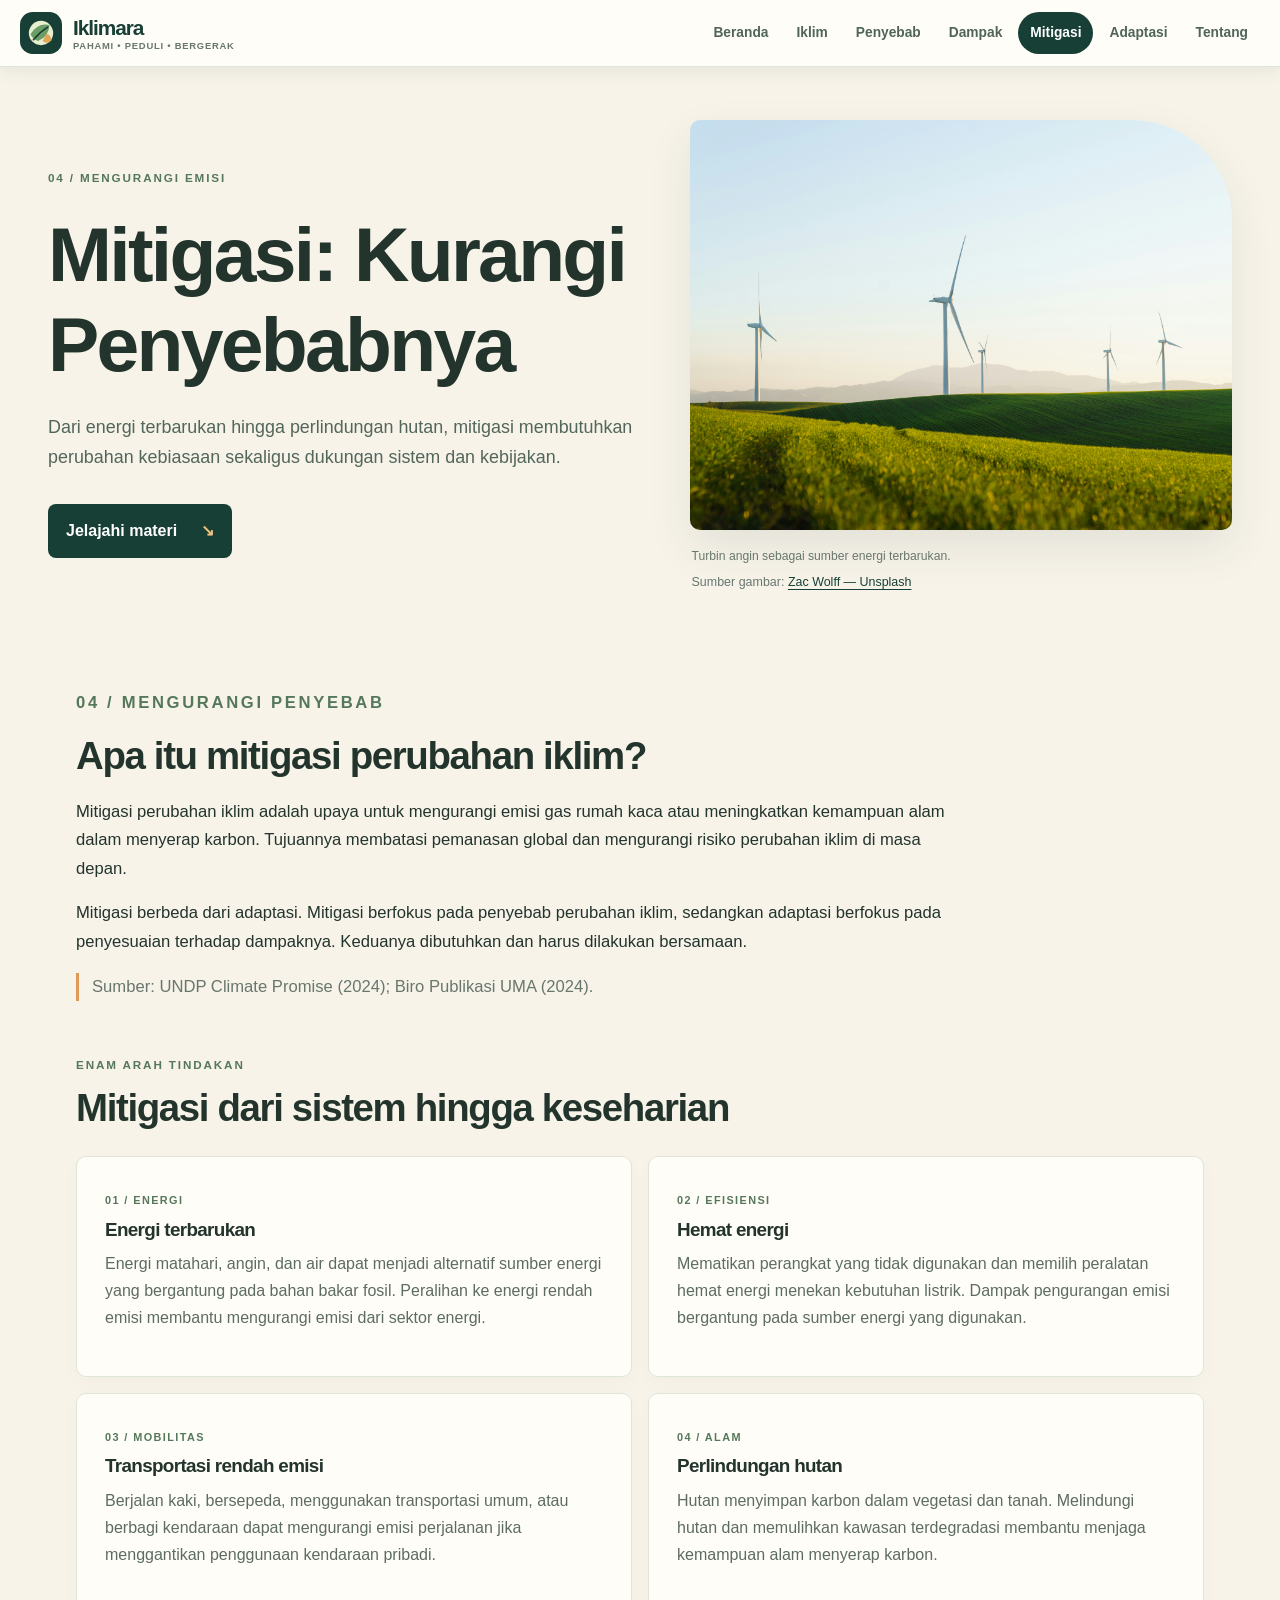
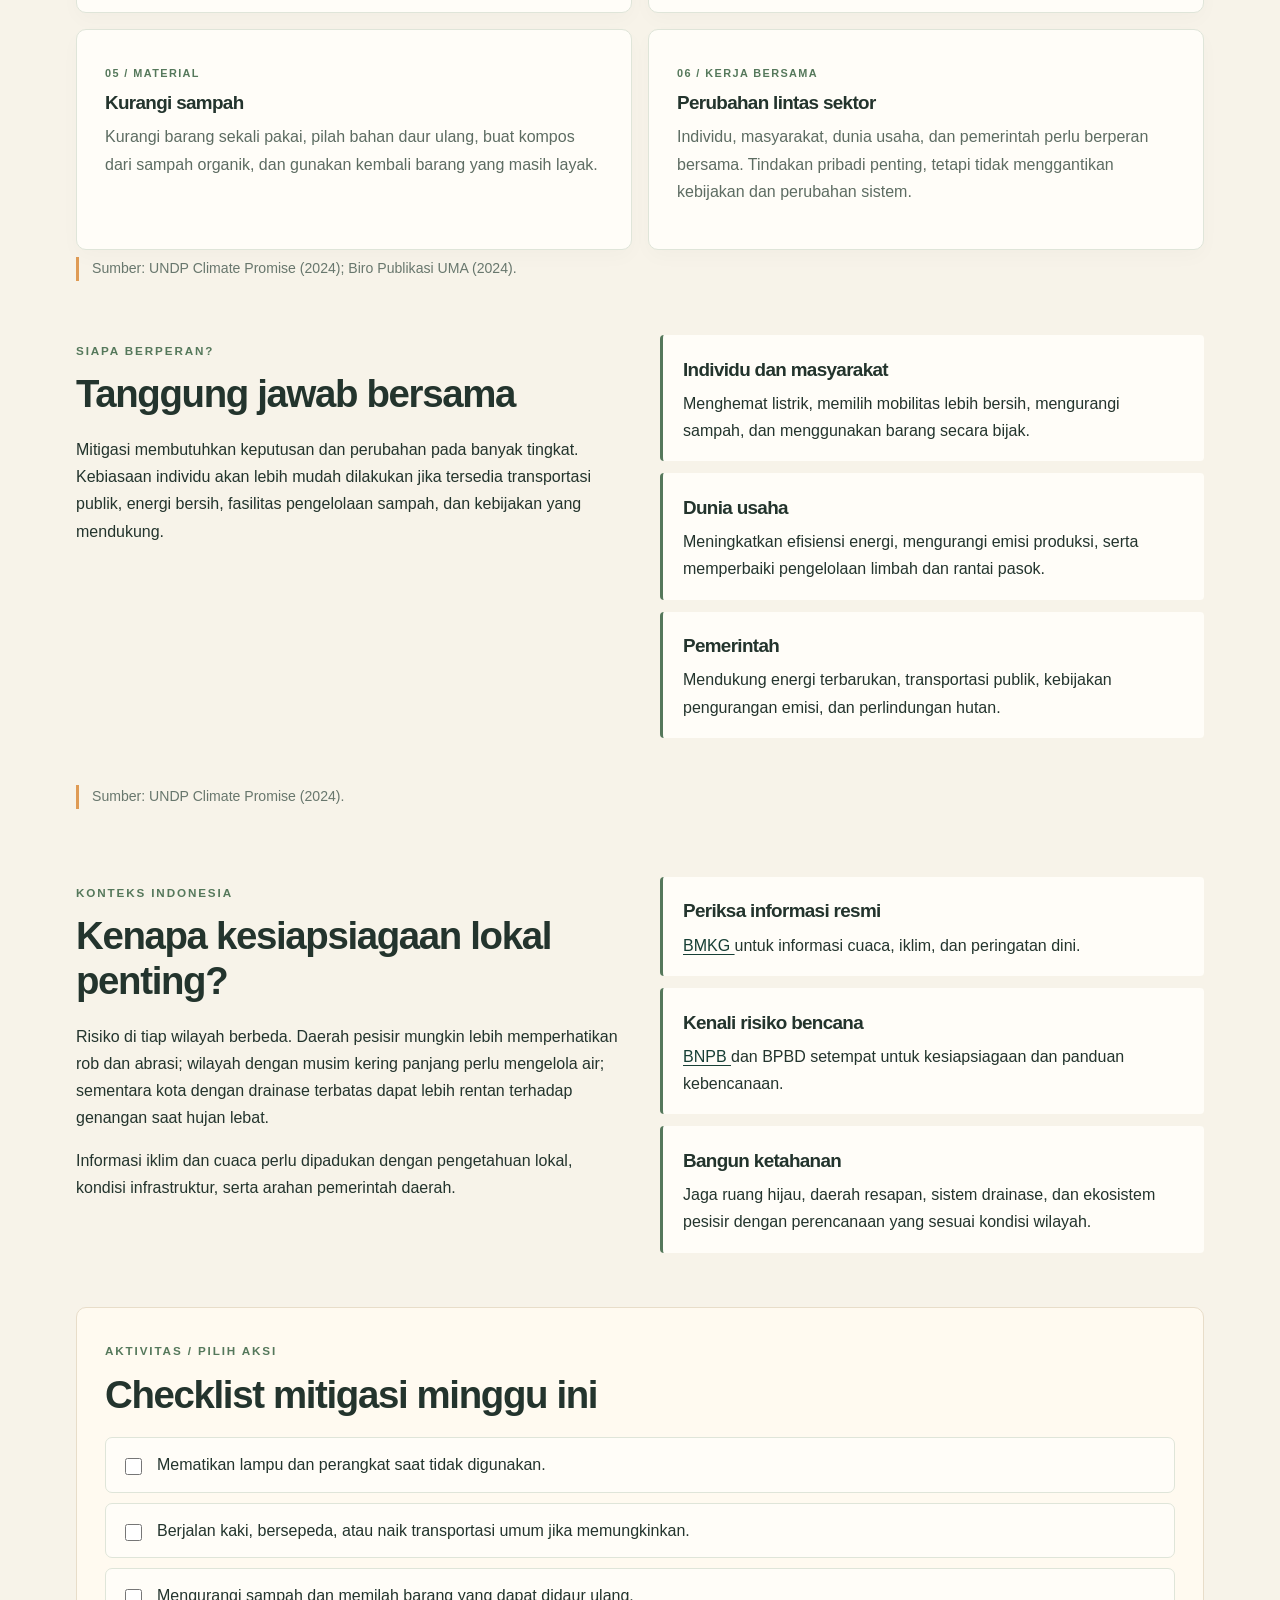
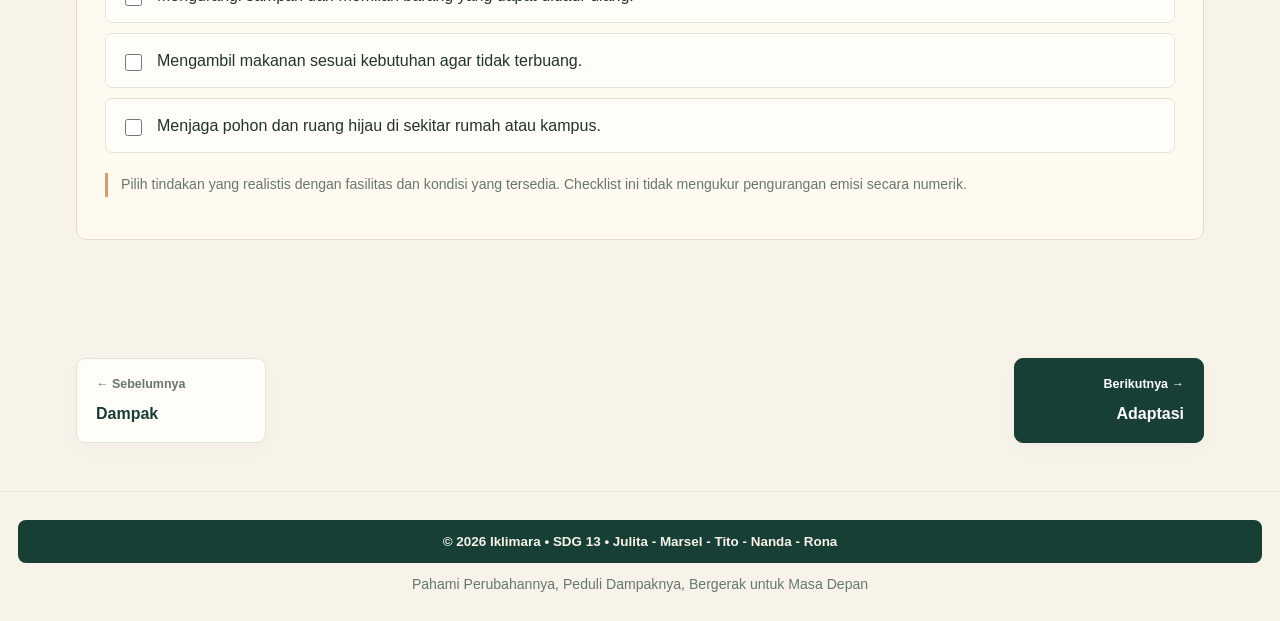
<file: mitigasi.html>
<!DOCTYPE html>
<html lang="id">
 <head>
  <meta charset="utf-8"/>
  <meta content="width=device-width, initial-scale=1" name="viewport"/>
  <meta content="Iklimara, ruang belajar perubahan iklim dan aksi iklim." name="description"/>
  <title>
   Mitigasi: kurangi penyebabnya &mdash; Iklimara
  </title>
  <link href="css/mitigasi.css" rel="stylesheet"/>
 </head>
 <body>
  <header class="topbar">
   <a class="brand" href="index.html">
    <img alt="Logo Iklimara" src="images/logo.svg"/>
    <span>
     Iklimara
     <small>
      pahami &bull; peduli &bull; bergerak
     </small>
    </span>
   </a>
   <nav aria-label="Navigasi utama">
    <a class="" href="index.html">
     Beranda
    </a>
    <a class="" href="iklim.html">
     Iklim
    </a>
    <a class="" href="penyebab.html">
     Penyebab
    </a>
    <a class="" href="dampak.html">
     Dampak
    </a>
    <a class="active" href="mitigasi.html">
     Mitigasi
    </a>
    <a class="" href="adaptasi.html">
     Adaptasi
    </a>
    <a class="" href="tentang.html">
     Tentang
    </a>
   </nav>
  </header>
  <main>
   <section class="hero">
    <div class="hero-copy">
     <p class="eyebrow">
      04 / MENGURANGI EMISI
     </p>
     <h1>
      Mitigasi: Kurangi Penyebabnya
     </h1>
     <p class="lead">
      Dari energi terbarukan hingga perlindungan hutan, mitigasi membutuhkan perubahan kebiasaan sekaligus dukungan sistem dan kebijakan.
     </p>
     <a class="button" href="#mulai">
      Jelajahi materi
      <span>
       &searrow;
      </span>
     </a>
    </div>
    <figure class="hero-image">
     <img alt="Lanskap energi terbarukan." src="images/energi-terbarukan.jpg"/>
     <figcaption>
      Turbin angin sebagai sumber energi terbarukan.
      <span class="image-source">Sumber gambar: <a href="https://unsplash.com/photos/a-field-of-green-grass-with-wind-turbines-in-the-background-baXCV2qg9Ew" target="_blank" rel="noopener noreferrer">Zac Wolff — Unsplash</a></span>
     </figcaption>
    </figure>
   </section>
   <div class="content" id="mulai">
    <section class="section prose">
     <p class="eyebrow">
      04 / MENGURANGI PENYEBAB
     </p>
     <h2>
      Apa itu mitigasi perubahan iklim?
     </h2>
     <p>
      Mitigasi perubahan iklim adalah upaya untuk mengurangi emisi gas rumah kaca atau meningkatkan kemampuan alam dalam menyerap karbon. Tujuannya membatasi pemanasan global dan mengurangi risiko perubahan iklim di masa depan.
     </p>
     <p>
      Mitigasi berbeda dari adaptasi. Mitigasi berfokus pada penyebab perubahan iklim, sedangkan adaptasi berfokus pada penyesuaian terhadap dampaknya. Keduanya dibutuhkan dan harus dilakukan bersamaan.
     </p>
     <p class="source">
      Sumber: UNDP Climate Promise (2024); Biro Publikasi UMA (2024).
     </p>
    </section>
    <section class="section">
     <div class="section-heading">
      <p class="eyebrow">
       ENAM ARAH TINDAKAN
      </p>
      <h2>
       Mitigasi dari sistem hingga keseharian
      </h2>
     </div>
     <div class="cards two">
      <article class="mini-card">
       <span>
        01 / ENERGI
       </span>
       <h3>
        Energi terbarukan
       </h3>
       <p>
        Energi matahari, angin, dan air dapat menjadi alternatif sumber energi yang bergantung pada bahan bakar fosil. Peralihan ke energi rendah emisi membantu mengurangi emisi dari sektor energi.
       </p>
      </article>
      <article class="mini-card">
       <span>
        02 / EFISIENSI
       </span>
       <h3>
        Hemat energi
       </h3>
       <p>
        Mematikan perangkat yang tidak digunakan dan memilih peralatan hemat energi menekan kebutuhan listrik. Dampak pengurangan emisi bergantung pada sumber energi yang digunakan.
       </p>
      </article>
      <article class="mini-card">
       <span>
        03 / MOBILITAS
       </span>
       <h3>
        Transportasi rendah emisi
       </h3>
       <p>
        Berjalan kaki, bersepeda, menggunakan transportasi umum, atau berbagi kendaraan dapat mengurangi emisi perjalanan jika menggantikan penggunaan kendaraan pribadi.
       </p>
      </article>
      <article class="mini-card">
       <span>
        04 / ALAM
       </span>
       <h3>
        Perlindungan hutan
       </h3>
       <p>
        Hutan menyimpan karbon dalam vegetasi dan tanah. Melindungi hutan dan memulihkan kawasan terdegradasi membantu menjaga kemampuan alam menyerap karbon.
       </p>
      </article>
      <article class="mini-card">
       <span>
        05 / MATERIAL
       </span>
       <h3>
        Kurangi sampah
       </h3>
       <p>
        Kurangi barang sekali pakai, pilah bahan daur ulang, buat kompos dari sampah organik, dan gunakan kembali barang yang masih layak.
       </p>
      </article>
      <article class="mini-card">
       <span>
        06 / KERJA BERSAMA
       </span>
       <h3>
        Perubahan lintas sektor
       </h3>
       <p>
        Individu, masyarakat, dunia usaha, dan pemerintah perlu berperan bersama. Tindakan pribadi penting, tetapi tidak menggantikan kebijakan dan perubahan sistem.
       </p>
      </article>
     </div>
         <p class="source">
      Sumber: UNDP Climate Promise (2024); Biro Publikasi UMA (2024).
     </p>
</section>
    <section class="section split">
     <div>
      <p class="eyebrow">
       SIAPA BERPERAN?
      </p>
      <h2>
       Tanggung jawab bersama
      </h2>
      <p>
       Mitigasi membutuhkan keputusan dan perubahan pada banyak tingkat. Kebiasaan individu akan lebih mudah dilakukan jika tersedia transportasi publik, energi bersih, fasilitas pengelolaan sampah, dan kebijakan yang mendukung.
      </p>
     </div>
     <div class="stack">
      <article>
       <h3>
        Individu dan masyarakat
       </h3>
       <p>
        Menghemat listrik, memilih mobilitas lebih bersih, mengurangi sampah, dan menggunakan barang secara bijak.
       </p>
      </article>
      <article>
       <h3>
        Dunia usaha
       </h3>
       <p>
        Meningkatkan efisiensi energi, mengurangi emisi produksi, serta memperbaiki pengelolaan limbah dan rantai pasok.
       </p>
      </article>
      <article>
       <h3>
        Pemerintah
       </h3>
       <p>
        Mendukung energi terbarukan, transportasi publik, kebijakan pengurangan emisi, dan perlindungan hutan.
       </p>
      </article>
     </div>
         <p class="source">
      Sumber: UNDP Climate Promise (2024).
     </p>

</section>
<section class="section split">
     <div>
      <p class="eyebrow">
       KONTEKS INDONESIA
      </p>
      <h2>
       Kenapa kesiapsiagaan lokal penting?
      </h2>
      <p>
       Risiko di tiap wilayah berbeda. Daerah pesisir mungkin lebih memperhatikan rob dan abrasi; wilayah dengan musim kering panjang perlu mengelola air; sementara kota dengan drainase terbatas dapat lebih rentan terhadap genangan saat hujan lebat.
      </p>
      <p>
       Informasi iklim dan cuaca perlu dipadukan dengan pengetahuan lokal, kondisi infrastruktur, serta arahan pemerintah daerah.
      </p>
     </div>
     <div class="stack">
      <article>
       <h3>
        Periksa informasi resmi
       </h3>
       <p>
        <a href="https://www.bmkg.go.id/" rel="noopener" target="_blank">
         BMKG
        </a>
        untuk informasi cuaca, iklim, dan peringatan dini.
       </p>
      </article>
      <article>
       <h3>
        Kenali risiko bencana
       </h3>
       <p>
        <a href="https://www.bnpb.go.id/" rel="noopener" target="_blank">
         BNPB
        </a>
        dan BPBD setempat untuk kesiapsiagaan dan panduan kebencanaan.
       </p>
      </article>
      <article>
       <h3>
        Bangun ketahanan
       </h3>
       <p>
        Jaga ruang hijau, daerah resapan, sistem drainase, dan ekosistem pesisir dengan perencanaan yang sesuai kondisi wilayah.
       </p>
      </article>
     </div>
    </section>

    <section class="section reflection">
     <p class="eyebrow">
      AKTIVITAS / PILIH AKSI
     </p>
     <h2>
      Checklist mitigasi minggu ini
     </h2>
     <div class="checklist">
      <label>
       <input type="checkbox"/>
       Mematikan lampu dan perangkat saat tidak digunakan.
      </label>
      <label>
       <input type="checkbox"/>
       Berjalan kaki, bersepeda, atau naik transportasi umum jika memungkinkan.
      </label>
      <label>
       <input type="checkbox"/>
       Mengurangi sampah dan memilah barang yang dapat didaur ulang.
      </label>
      <label>
       <input type="checkbox"/>
       Mengambil makanan sesuai kebutuhan agar tidak terbuang.
      </label>
      <label>
       <input type="checkbox"/>
       Menjaga pohon dan ruang hijau di sekitar rumah atau kampus.
      </label>
     </div>
     <p class="note">
      Pilih tindakan yang realistis dengan fasilitas dan kondisi yang tersedia. Checklist ini tidak mengukur pengurangan emisi secara numerik.
     </p>
    </section>
   </div>
   <nav aria-label="Navigasi halaman" class="page-navigation">
    <a class="page-nav-link previous" href="dampak.html">
     <span>
      &larr; Sebelumnya
     </span>
     <strong>
      Dampak
     </strong>
    </a>
    <a class="page-nav-link next" href="adaptasi.html">
     <span>
      Berikutnya &rarr;
     </span>
     <strong>
      Adaptasi
     </strong>
    </a>
   </nav>
  </main>
  <footer>
   <p class="copyright">
    &copy; 2026 Iklimara &bull; SDG 13 &bull; Julita - Marsel - Tito - Nanda - Rona
   </p>
   <p class="footer-tagline">Pahami Perubahannya, Peduli Dampaknya, Bergerak untuk Masa Depan</p>
  </footer>

</body>
</html>
</file>
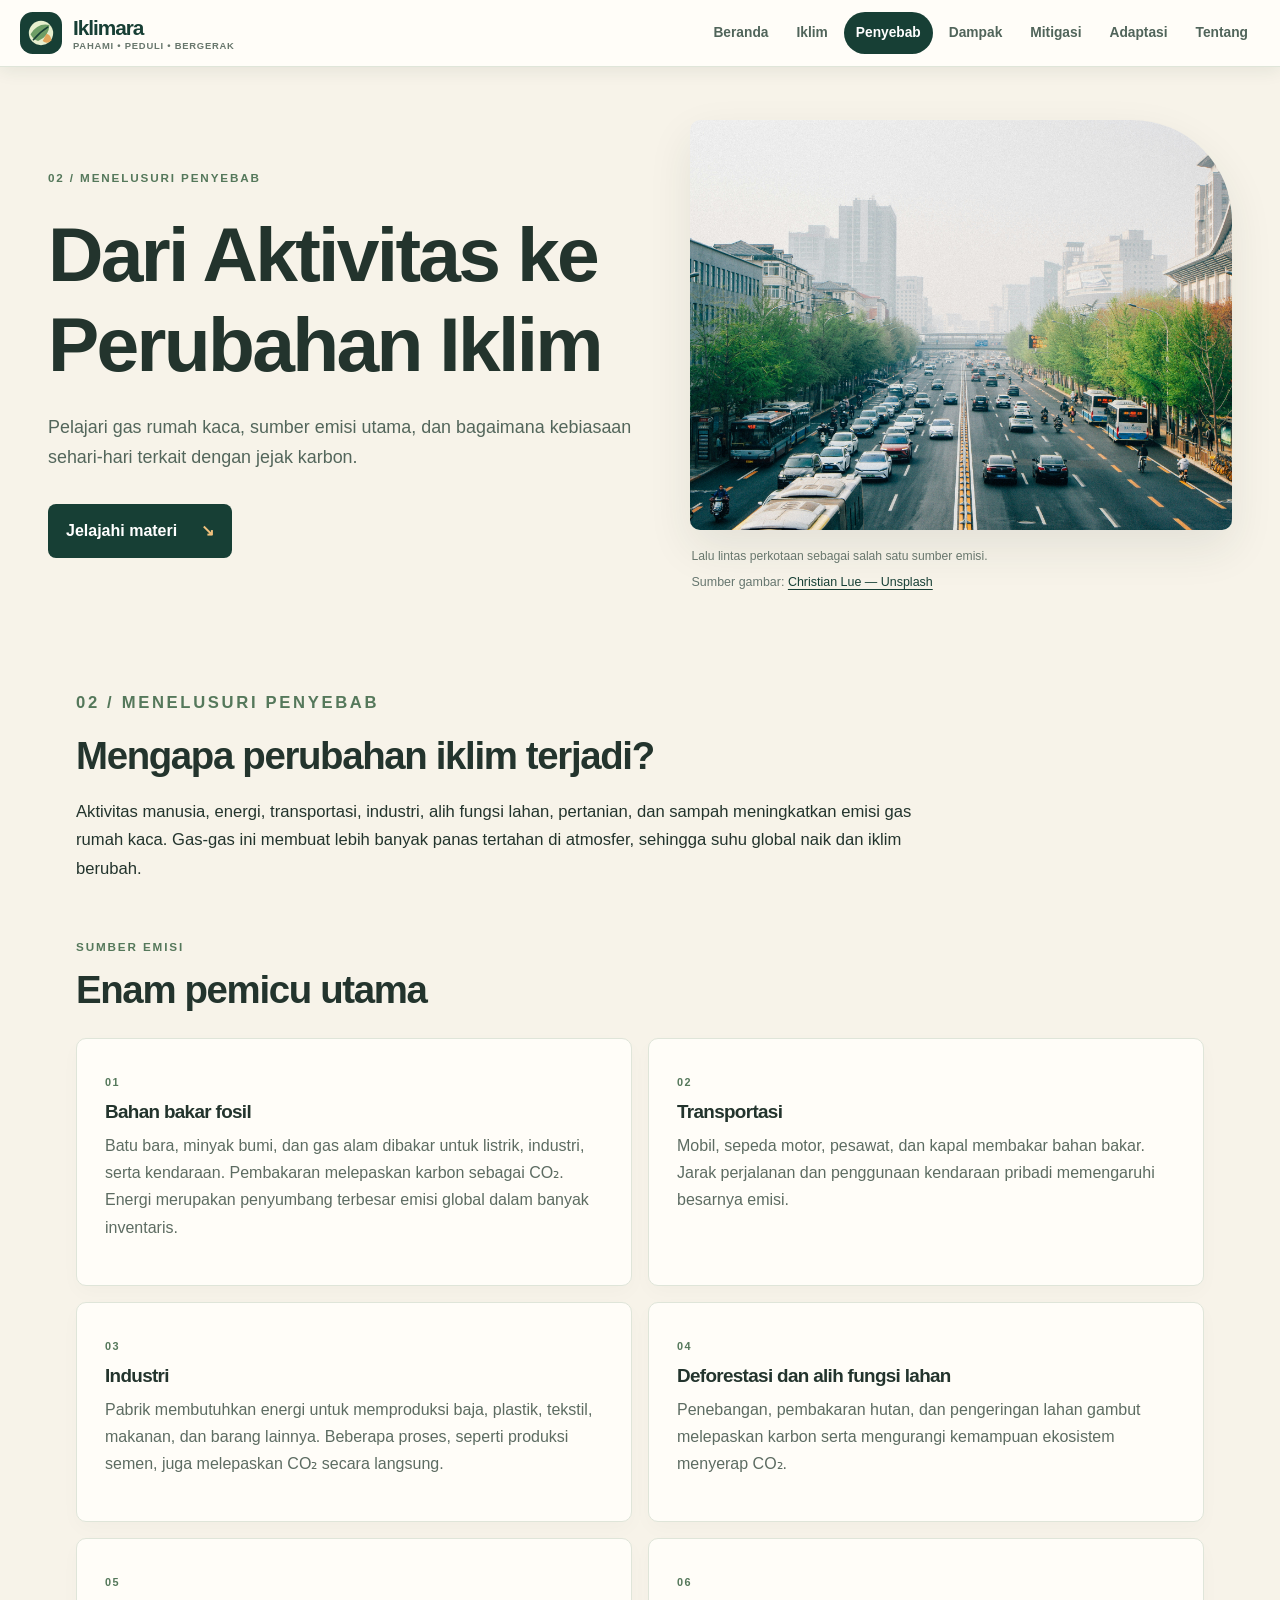
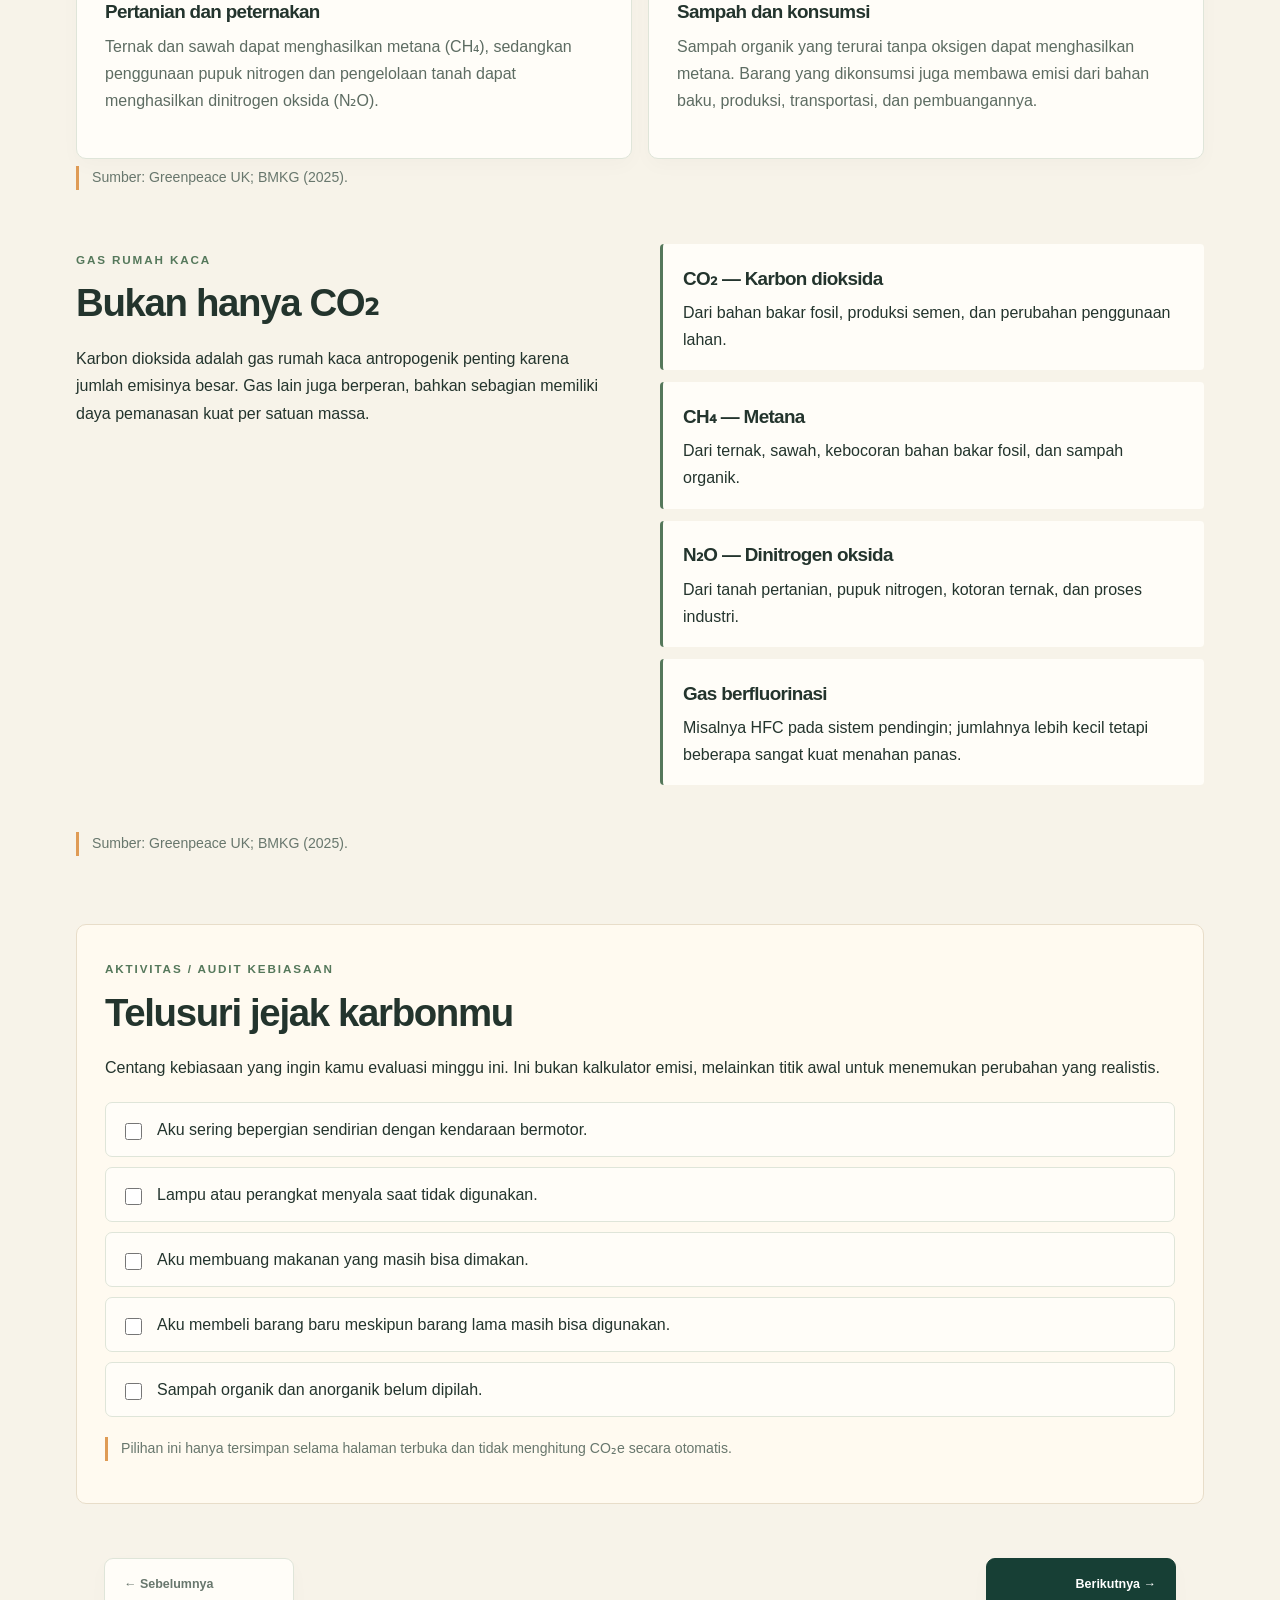
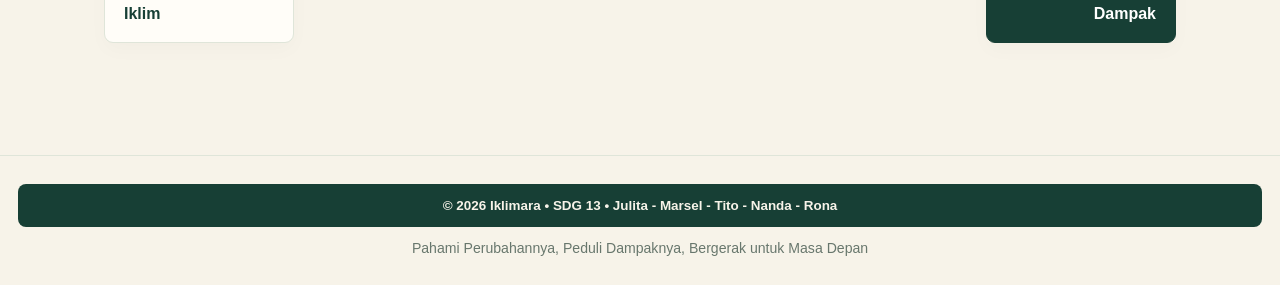
<file: penyebab.html>
<!DOCTYPE html>
<html lang="id">
 <head>
  <meta charset="utf-8"/>
  <meta content="width=device-width, initial-scale=1" name="viewport"/>
  <meta content="Iklimara, ruang belajar perubahan iklim dan aksi iklim." name="description"/>
  <title>
   Dari aktivitas ke perubahan iklim &mdash; Iklimara
  </title>
  <link href="css/penyebab.css" rel="stylesheet"/>
 </head>
 <body>
  <header class="topbar">
   <a class="brand" href="index.html">
    <img alt="Logo Iklimara" src="images/logo.svg"/>
    <span>
     Iklimara
     <small>
      pahami &bull; peduli &bull; bergerak
     </small>
    </span>
   </a>
   <nav aria-label="Navigasi utama">
    <a class="" href="index.html">
     Beranda
    </a>
    <a class="" href="iklim.html">
     Iklim
    </a>
    <a class="active" href="penyebab.html">
     Penyebab
    </a>
    <a class="" href="dampak.html">
     Dampak
    </a>
    <a class="" href="mitigasi.html">
     Mitigasi
    </a>
    <a class="" href="adaptasi.html">
     Adaptasi
    </a>
    <a class="" href="tentang.html">
     Tentang
    </a>
   </nav>
  </header>
  <main>
   <section class="hero">
    <div class="hero-copy">
     <p class="eyebrow">
      02 / MENELUSURI PENYEBAB
     </p>
     <h1>
      Dari Aktivitas ke Perubahan Iklim
     </h1>
     <p class="lead">
      Pelajari gas rumah kaca, sumber emisi utama, dan bagaimana kebiasaan sehari-hari terkait dengan jejak karbon.
     </p>
     <a class="button" href="#mulai">
      Jelajahi materi
      <span>
       &searrow;
      </span>
     </a>
    </div>
    <figure class="hero-image">
     <img alt="Kawasan transportasi dan lalu lintas perkotaan." src="images/lalu-lintas.jpg"/>
     <figcaption>
      Lalu lintas perkotaan sebagai salah satu sumber emisi.
      <span class="image-source">Sumber gambar: <a href="https://unsplash.com/photos/a-city-street-filled-with-lots-of-traffic-QcJ1XCc3gJo" target="_blank" rel="noopener noreferrer">Christian Lue — Unsplash</a></span>
     </figcaption>
    </figure>
   </section>
   <div class="content" id="mulai">
    <section class="section prose">
     <p class="eyebrow">
      02 / MENELUSURI PENYEBAB
     </p>
     <h2>
      Mengapa perubahan iklim terjadi?
     </h2>
     <p>
      Aktivitas manusia, energi, transportasi, industri, alih fungsi lahan, pertanian, dan sampah meningkatkan emisi gas rumah kaca. Gas-gas ini membuat lebih banyak panas tertahan di atmosfer, sehingga suhu global naik dan iklim berubah.
     </p>
    </section>
    <section class="section">
     <div class="section-heading">
      <p class="eyebrow">
       SUMBER EMISI
      </p>
      <h2>
       Enam pemicu utama
      </h2>
     </div>
     <div class="cards two">
      <article class="mini-card">
       <span>
        01
       </span>
       <h3>
        Bahan bakar fosil
       </h3>
       <p>
        Batu bara, minyak bumi, dan gas alam dibakar untuk listrik, industri, serta kendaraan. Pembakaran melepaskan karbon sebagai CO₂. Energi merupakan penyumbang terbesar emisi global dalam banyak inventaris.
       </p>
      </article>
      <article class="mini-card">
       <span>
        02
       </span>
       <h3>
        Transportasi
       </h3>
       <p>
        Mobil, sepeda motor, pesawat, dan kapal membakar bahan bakar. Jarak perjalanan dan penggunaan kendaraan pribadi memengaruhi besarnya emisi.
       </p>
      </article>
      <article class="mini-card">
       <span>
        03
       </span>
       <h3>
        Industri
       </h3>
       <p>
        Pabrik membutuhkan energi untuk memproduksi baja, plastik, tekstil, makanan, dan barang lainnya. Beberapa proses, seperti produksi semen, juga melepaskan CO₂ secara langsung.
       </p>
      </article>
      <article class="mini-card">
       <span>
        04
       </span>
       <h3>
        Deforestasi dan alih fungsi lahan
       </h3>
       <p>
        Penebangan, pembakaran hutan, dan pengeringan lahan gambut melepaskan karbon serta mengurangi kemampuan ekosistem menyerap CO₂.
       </p>
      </article>
      <article class="mini-card">
       <span>
        05
       </span>
       <h3>
        Pertanian dan peternakan
       </h3>
       <p>
        Ternak dan sawah dapat menghasilkan metana (CH₄), sedangkan penggunaan pupuk nitrogen dan pengelolaan tanah dapat menghasilkan dinitrogen oksida (N₂O).
       </p>
      </article>
      <article class="mini-card">
       <span>
        06
       </span>
       <h3>
        Sampah dan konsumsi
       </h3>
       <p>
        Sampah organik yang terurai tanpa oksigen dapat menghasilkan metana. Barang yang dikonsumsi juga membawa emisi dari bahan baku, produksi, transportasi, dan pembuangannya.
       </p>
      </article>
     </div>
         <p class="source">
      Sumber: Greenpeace UK; BMKG (2025).
     </p>
</section>
    <section class="section split">
     <div>
      <p class="eyebrow">
       GAS RUMAH KACA
      </p>
      <h2>
       Bukan hanya CO₂
      </h2>
      <p>
       Karbon dioksida adalah gas rumah kaca antropogenik penting karena jumlah emisinya besar. Gas lain juga berperan, bahkan sebagian memiliki daya pemanasan kuat per satuan massa.
      </p>
     </div>
     <div class="stack">
      <article>
       <h3>
        CO₂ &mdash; Karbon dioksida
       </h3>
       <p>
        Dari bahan bakar fosil, produksi semen, dan perubahan penggunaan lahan.
       </p>
      </article>
      <article>
       <h3>
        CH₄ &mdash; Metana
       </h3>
       <p>
        Dari ternak, sawah, kebocoran bahan bakar fosil, dan sampah organik.
       </p>
      </article>
      <article>
       <h3>
        N₂O &mdash; Dinitrogen oksida
       </h3>
       <p>
        Dari tanah pertanian, pupuk nitrogen, kotoran ternak, dan proses industri.
       </p>
      </article>
      <article>
       <h3>
        Gas berfluorinasi
       </h3>
       <p>
        Misalnya HFC pada sistem pendingin; jumlahnya lebih kecil tetapi beberapa sangat kuat menahan panas.
       </p>
      </article>
     </div>
         <p class="source">
      Sumber: Greenpeace UK; BMKG (2025).
     </p>
</section>
    <section class="section reflection">
     <p class="eyebrow">
      AKTIVITAS / AUDIT KEBIASAAN
     </p>
     <h2>
      Telusuri jejak karbonmu
     </h2>
     <p>
      Centang kebiasaan yang ingin kamu evaluasi minggu ini. Ini bukan kalkulator emisi, melainkan titik awal untuk menemukan perubahan yang realistis.
     </p>
     <div class="checklist">
      <label>
       <input type="checkbox"/>
       Aku sering bepergian sendirian dengan kendaraan bermotor.
      </label>
      <label>
       <input type="checkbox"/>
       Lampu atau perangkat menyala saat tidak digunakan.
      </label>
      <label>
       <input type="checkbox"/>
       Aku membuang makanan yang masih bisa dimakan.
      </label>
      <label>
       <input type="checkbox"/>
       Aku membeli barang baru meskipun barang lama masih bisa digunakan.
      </label>
      <label>
       <input type="checkbox"/>
       Sampah organik dan anorganik belum dipilah.
      </label>
     </div>
     <p class="note">
      Pilihan ini hanya tersimpan selama halaman terbuka dan tidak menghitung CO₂e secara otomatis.
     </p>
    </section>
   <nav aria-label="Navigasi halaman" class="page-navigation">
    <a class="page-nav-link previous" href="iklim.html">
     <span>
      &larr; Sebelumnya
     </span>
     <strong>
      Iklim
     </strong>
    </a>
    <a class="page-nav-link next" href="dampak.html">
     <span>
      Berikutnya &rarr;
     </span>
     <strong>
      Dampak
     </strong>
    </a>
   </nav>
  </main>
  <footer>
   <p class="copyright">
    &copy; 2026 Iklimara &bull; SDG 13 &bull; Julita - Marsel - Tito - Nanda - Rona
   </p>
   <p class="footer-tagline">Pahami Perubahannya, Peduli Dampaknya, Bergerak untuk Masa Depan</p>
  </footer>

</body>
</html>
</file>
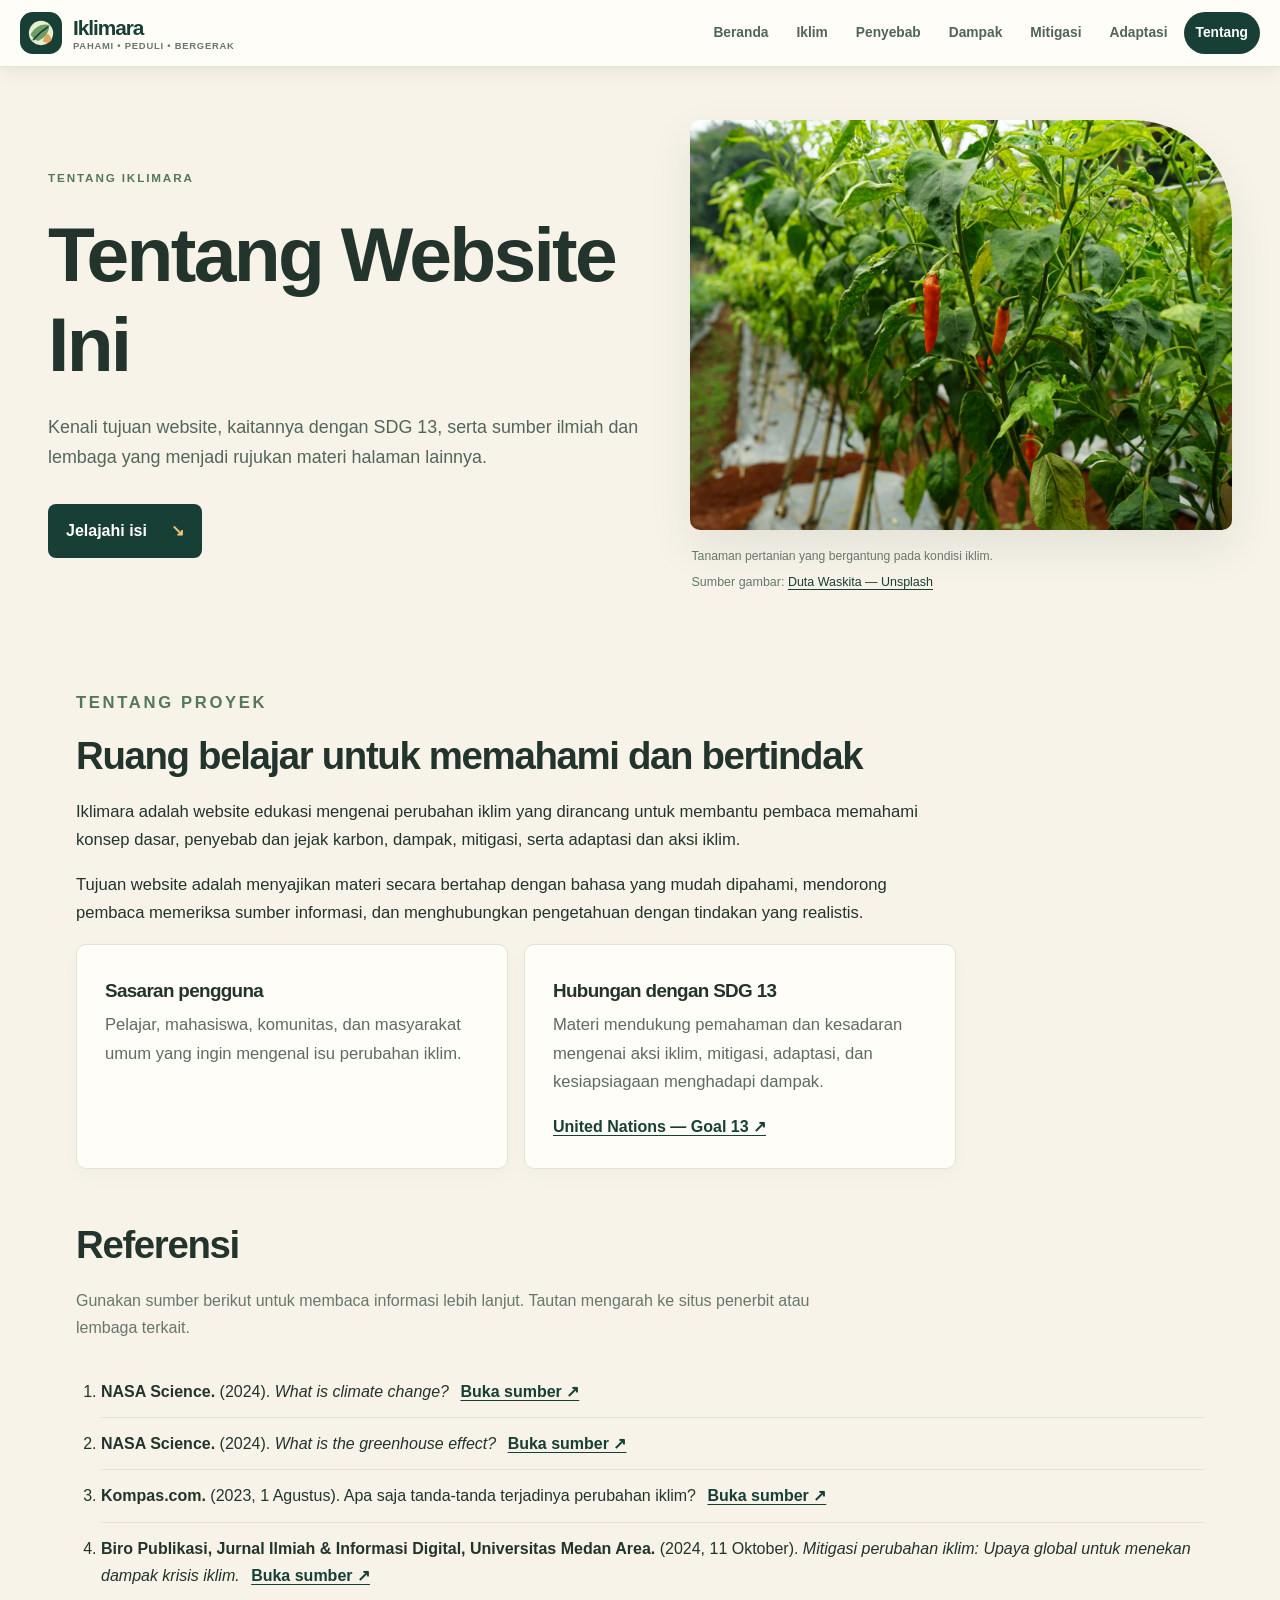
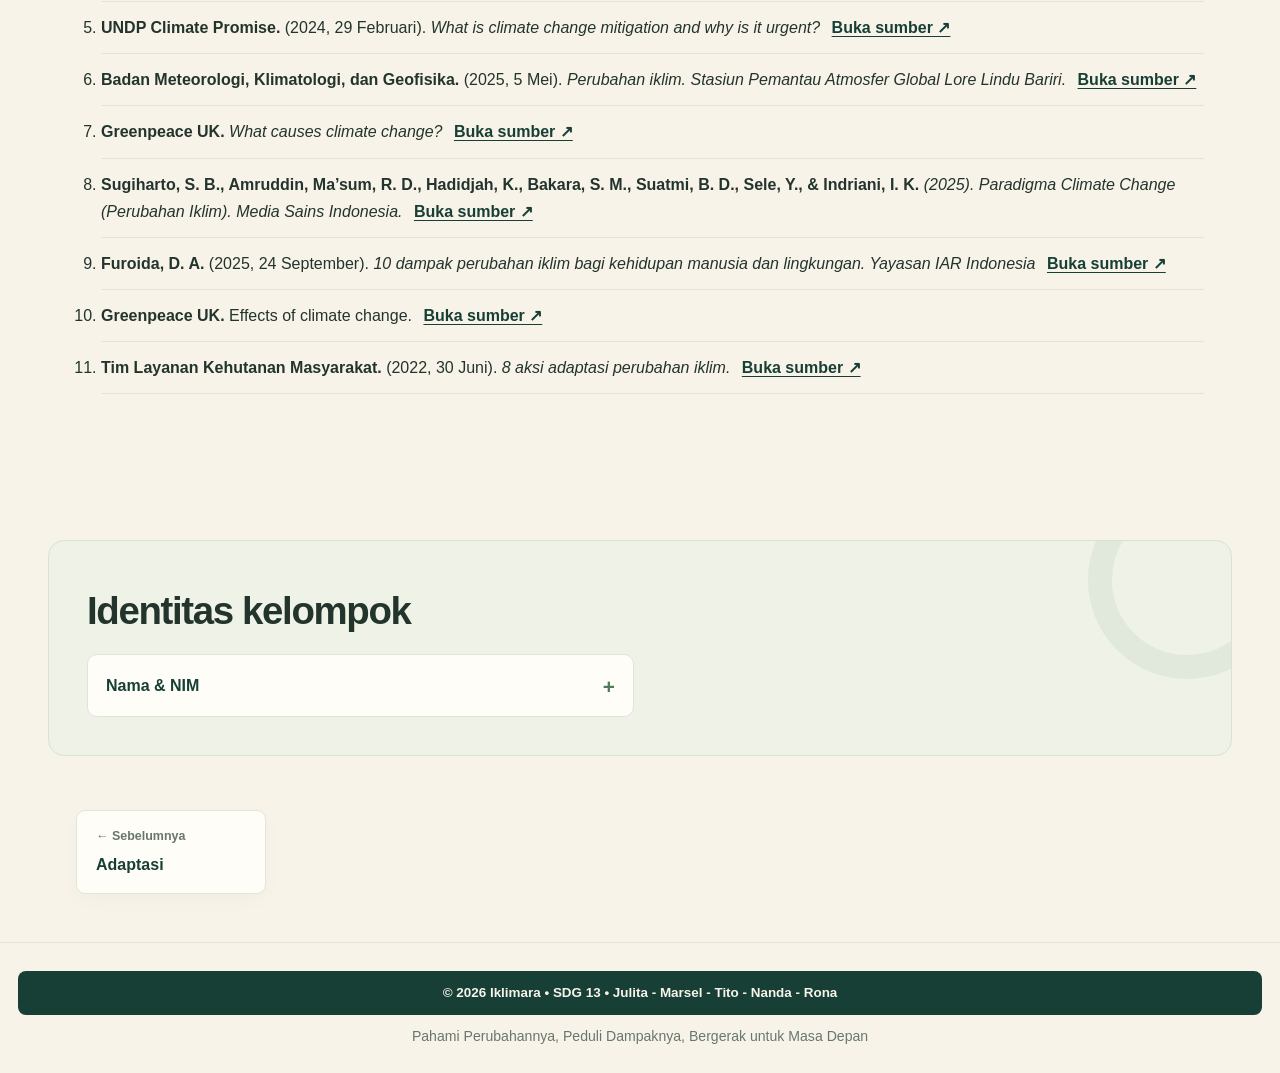
<file: tentang.html>
<!DOCTYPE html>
<html lang="id">
 <head>
  <meta charset="utf-8"/>
  <meta content="width=device-width, initial-scale=1" name="viewport"/>
  <meta content="Iklimara, ruang belajar perubahan iklim dan aksi iklim." name="description"/>
  <title>
   Tentang website ini &mdash; Iklimara
  </title>
  <link href="css/tentang.css" rel="stylesheet"/>
 </head>
 <body>
  <header class="topbar">
   <a class="brand" href="index.html">
    <img alt="Logo Iklimara" src="images/logo.svg"/>
    <span>
     Iklimara
     <small>
      pahami &bull; peduli &bull; bergerak
     </small>
    </span>
   </a>
   <nav aria-label="Navigasi utama">
    <a class="" href="index.html">
     Beranda
    </a>
    <a class="" href="iklim.html">
     Iklim
    </a>
    <a class="" href="penyebab.html">
     Penyebab
    </a>
    <a class="" href="dampak.html">
     Dampak
    </a>
    <a class="" href="mitigasi.html">
     Mitigasi
    </a>
    <a class="" href="adaptasi.html">
     Adaptasi
    </a>
    <a class="active" href="tentang.html">
     Tentang
    </a>
   </nav>
  </header>
  <main>
   <section class="hero">
    <div class="hero-copy">
     <p class="eyebrow">
      TENTANG IKLIMARA
     </p>
     <h1>
      Tentang Website Ini
     </h1>
     <p class="lead">
      Kenali tujuan website, kaitannya dengan SDG 13, serta sumber ilmiah dan lembaga yang menjadi rujukan materi halaman lainnya.
     </p>
     <a class="button" href="#mulai">
      Jelajahi isi
      <span>
       &searrow;
      </span>
     </a>
    </div>
    <figure class="hero-image">
     <img alt="Lanskap pertanian tropis yang bergantung pada kondisi iklim." src="images/pertanian.jpg"/>
     <figcaption>
      Tanaman pertanian yang bergantung pada kondisi iklim.
      <span class="image-source">Sumber gambar: <a href="https://unsplash.com/photos/a-bunch-of-plants-that-are-growing-in-a-field-ajIAWDqbx1w" target="_blank" rel="noopener noreferrer">Duta Waskita — Unsplash</a></span>
     </figcaption>
    </figure>
   </section>
   <div class="content" id="mulai">
    <section class="section prose">
     <p class="eyebrow">
      TENTANG PROYEK
     </p>
     <h2>
      Ruang belajar untuk memahami dan bertindak
     </h2>
     <p>
      Iklimara adalah website edukasi mengenai perubahan iklim yang dirancang untuk membantu pembaca memahami konsep dasar, penyebab dan jejak karbon, dampak, mitigasi, serta adaptasi dan aksi iklim.
     </p>
     <p>
      Tujuan website adalah menyajikan materi secara bertahap dengan bahasa yang mudah dipahami, mendorong pembaca memeriksa sumber informasi, dan menghubungkan pengetahuan dengan tindakan yang realistis.
     </p>
     <div class="cards two">
      <article class="mini-card">
       <h3>
        Sasaran pengguna
       </h3>
       <p>
        Pelajar, mahasiswa, komunitas, dan masyarakat umum yang ingin mengenal isu perubahan iklim.
       </p>
      </article>
      <article class="mini-card">
       <h3>
        Hubungan dengan SDG 13
       </h3>
       <p>
        Materi mendukung pemahaman dan kesadaran mengenai aksi iklim, mitigasi, adaptasi, dan kesiapsiagaan menghadapi dampak.
       </p>
       <a href="https://sdgs.un.org/goals/goal13" rel="noopener" target="_blank">
        United Nations &mdash; Goal 13 &nearrow;
       </a>
      </article>
     </div>
    </section>
    <section class="section">
     <div class="section-heading">
      <h2>
    Referensi
      </h2>
      <p>
       Gunakan sumber berikut untuk membaca informasi lebih lanjut. Tautan mengarah ke situs penerbit atau lembaga terkait.
      </p>
     </div>
     <ol class="references">
      <li>
       <b>
        NASA Science.
       </b>
       (2024).
       <i>
        What is climate change?
       </i>
       <a href="https://science.nasa.gov/climate-change/what-is-climate-change/" rel="noopener" target="_blank">
        Buka sumber &nearrow;
       </a>
      </li>
      <li>
       <b>
        NASA Science.
       </b>
       (2024).
       <i>
        What is the greenhouse effect?
       </i>
       <a href="https://science.nasa.gov/climate-change/faq/what-is-the-greenhouse-effect/" rel="noopener" target="_blank">
        Buka sumber &nearrow;
       </a>
      </li>
      <li>
       <b>
         Kompas.com.
       </b>
       (2023, 1 Agustus). Apa saja tanda-tanda terjadinya perubahan iklim?
       <a href=" https://lestari.kompas.com/read/2023/08/01/130000086/apa-saja-tanda-tanda-terjadinya-perubahan-iklim-" rel="noopener" target="_blank">
        Buka sumber &nearrow;
       </a>
      </li>
      <li>
       <b>
        Biro Publikasi, Jurnal Ilmiah & Informasi Digital, Universitas Medan Area.
       </b>
       (2024, 11 Oktober).
       <i>
        Mitigasi perubahan iklim: Upaya global untuk menekan dampak krisis iklim.
       </i>
       <a href="https://bpjiid.uma.ac.id/2024/10/11/mitigasi-perubahan-iklim-upaya-global-untuk-menekan-dampak-krisis-iklim/" rel="noopener" target="_blank">
        Buka sumber &nearrow;
       </a>
      </li>
      <li>
       <b>
        UNDP Climate Promise.
       </b>
       (2024, 29 Februari).
       <i>
        What is climate change mitigation and why is it urgent?
       </i>
       <a href="https://climatepromise.undp.org/news-and-stories/what-climate-change-mitigation-and-why-it-urgent" rel="noopener" target="_blank">
        Buka sumber &nearrow;
       </a>
      </li>
      <li>
       <b>
        Badan Meteorologi, Klimatologi, dan Geofisika.
       </b>
       (2025, 5 Mei).
       <i>Perubahan iklim. Stasiun Pemantau Atmosfer Global Lore Lindu Bariri. 
       </i>
       <a href="https://gawbariri.bmkg.go.id/publikasi/gawsarium/243-perubahan-iklim" rel="noopener" target="_blank">
        Buka sumber &nearrow;
       </a>
      </li>
      <li>
       <b>
        Greenpeace UK.
       </b>
       <i>
        What causes climate change?
       </i>
       <a href="https://www-greenpeace-org-uk.translate.goog/challenges/climate-change/what-causes-climate-change/?_x_tr_sl=en&_x_tr_tl=id&_x_tr_hl=id&_x_tr_pto=tc" rel="noopener" target="_blank">
        Buka sumber &nearrow;
       </a>
      </li>
      <li>
       <b>
        Sugiharto, S. B., Amruddin, Ma’sum, R. D., Hadidjah, K., Bakara, S. M., Suatmi, B. D., Sele, Y., & Indriani, I. K. 
       </b>
       <i>
        (2025).
       </i>
       <i>Paradigma Climate Change (Perubahan Iklim). Media Sains Indonesia.
       </i>
       <a href="https://www.researchgate.net/profile/Ratna-Masum/publication/391808305_PARADIGMA_CLIMATE_CHANGE_PERUBAHAN_IKLIM/links/6827e8918a76251f22e251df/PARADIGMA-CLIMATE-CHANGE-PERUBAHAN-IKLIM.pdf" rel="noopener" target="_blank">
        Buka sumber &nearrow;
       </a>
      </li>
      <li>
       <b>
        Furoida, D. A. 
       </b>
       (2025, 24 September).
       <i>10 dampak perubahan iklim bagi kehidupan manusia dan lingkungan. Yayasan IAR Indonesia</i>
       <a href="https://yiari.or.id/10-dampak-perubahan-iklim/" rel="noopener" target="_blank">
        Buka sumber &nearrow;
       </a>
      </li>
      <li>
       <b>
        Greenpeace UK.
       </b>
       Effects of climate change.
       <a href="https://www.greenpeace.org.uk/challenges/climate-change/effects-climate-change/" rel="noopener" target="_blank">
        Buka sumber &nearrow;
       </a>
      </li>
      <li>
       <b>
        Tim Layanan Kehutanan Masyarakat.
       </b>
       (2022, 30 Juni).
       <i>8 aksi adaptasi perubahan iklim. 
       </i>
       <a href="https://tlkm.or.id/publikasi/2019-2/" rel="noopener" target="_blank">
        Buka sumber &nearrow;
       </a>
      </li>
     </ol>
    </section>
   </div>
   <section aria-labelledby="cara-rujukan" class="section interactive-feature">
    <h2 id="cara-rujukan">
     Identitas kelompok
    </h2>
    <div class="accordion-grid">
     <details class="info-accordion">
      <summary>
       Nama &amp; NIM
      </summary>
      <p>
        <ol>
    <li>Kadek Julita Widianti (2515091010)</li>
    <li>Marsel Gultom (2515091069)</li>
    <li>Kadek Tito Marditya Putra (2515091104)</li>
    <li>⁠Putu Nanda Devani Aprilia (2515091022)</li>
    <li>Ronatio Br Parhusip (2515091147)</li>
</ol>
      </p>
     </details>
    </div>
   </section>
   <nav aria-label="Navigasi halaman" class="page-navigation">
    <a class="page-nav-link previous" href="adaptasi.html">
     <span>
      &larr; Sebelumnya
     </span>
     <strong>
      Adaptasi
     </strong>
    </a>
   </nav>
  </main>
  <footer>
   <p class="copyright">
    &copy; 2026 Iklimara &bull; SDG 13 &bull; Julita - Marsel - Tito - Nanda - Rona
   </p>
   <p class="footer-tagline">Pahami Perubahannya, Peduli Dampaknya, Bergerak untuk Masa Depan</p>
  </footer>

</body>
</html>
</file>
<file: css/index.css>
/* ===== PENGATURAN DASAR DAN TIPOGRAFI ===== */

:root {
    --forest: #173f35;
    --moss: #55785b;
    --sage: #dce6d0;
    --cream: #f7f3e9;
    --paper: #fffdf8;
    --ink: #23342d;
    --muted: #68776d;
    --orange: #df9b55;
    --line: #dfe5d9;
    --shadow: 0 18px 45px rgba(29,60,47,.09);
}

* {
    box-sizing: border-box;
}

html {
    scroll-behavior: smooth;
}

body {
    margin: 0;
    background: var(--cream);
    color: var(--ink);
    font-family: "DM Sans",sans-serif;
    line-height: 1.7;
}

h1, h2, h3 {
    font-family: Manrope,sans-serif;
    line-height: 1.16;
    letter-spacing: -.035em;
}

h1 {
    font-size: clamp(2.8rem,6vw,5.4rem);
    max-width: 760px;
    margin: .3em 0;
}

h2 {
    font-size: clamp(1.7rem,3vw,2.65rem);
    margin: .25em 0 .5em;
}

h3 {
    font-size: 1.18rem;
    margin: .35em 0 .5em;
}

p {
    margin: .5em 0 1em;
}

a {
    color: var(--forest);
    text-underline-offset: 3px;
}


/* ===== IDENTITAS SITUS DAN NAVIGASI ===== */

.brand {
    display: flex;
    align-items: center;
    gap: 11px;
    text-decoration: none;
    color: var(--forest);
    font: 800 1.3rem Manrope,sans-serif;
    letter-spacing: -.05em;
}

.brand img {
    width: 46px;
    height: 46px;
}

.brand small {
    display: block;
    font: 600 .59rem "DM Sans",sans-serif;
    letter-spacing: .08em;
    text-transform: uppercase;
    color: var(--muted);
}


/* ===== BAGIAN PEMBUKA HALAMAN ===== */

.hero {
    max-width: 1240px;
    margin: 18px auto 42px;
    padding: 35px 28px 48px;
    display: grid;
    grid-template-columns: 1.05fr .95fr;
    align-items: center;
    gap: 42px;
}

.eyebrow {
    font-size: .73rem;
    font-weight: 800;
    letter-spacing: .16em;
    text-transform: uppercase;
    color: var(--moss);
}

.lead {
    font-size: 1.12rem;
    color: #53665b;
    max-width: 620px;
}

.button {
    display: inline-flex;
    gap: 24px;
    align-items: center;
    background: var(--forest);
    color: #fff;
    text-decoration: none;
    padding: 13px 18px;
    border-radius: 8px;
    font-weight: 700;
    margin-top: 14px;
}

.button span {
    color: #f0c17d;
}

.hero-image {
    margin: 0;
    position: relative;
}

.hero-image img {
    width: 100%;
    height: 410px;
    object-fit: cover;
    border-radius: 10px 100px 10px 10px;
    box-shadow: var(--shadow);
}

figcaption {
    font-size: .76rem;
    color: var(--muted);
    padding: 8px 2px;
}


/* ===== TATA LETAK DAN BAGIAN KONTEN ===== */

.content {
    max-width: 1184px;
    margin: 0 auto;
    padding: 0 28px 64px;
}

.section {
    margin: 28px 0 54px;
}

.section-heading {
    max-width: 740px;
    margin-bottom: 25px;
}

.section-heading>p:last-child {
    color: var(--muted);
}

.intro-grid {
    display: grid;
    grid-template-columns: 1.3fr .7fr;
    gap: 18px;
}


/* ===== CARD DAN KONTEN KHUSUS ===== */

.feature-card, .quote-card, .mini-card, .reflection {
    padding: 28px;
    border-radius: 10px;
}

.dark {
    background: var(--forest);
    color: #fff;
}


/* ===== BAGIAN PEMBUKA HALAMAN ===== */

.dark .eyebrow, .dark .text-link {
    color: #f2c184;
}


/* ===== CARD DAN KONTEN KHUSUS ===== */

.dark p {
    color: #e0e9dd;
}

.quote-card {
    background: #e4ead7;
    border: 1px solid #d4dfc7;
}

.big-number {
    font: 800 3rem Manrope;
    color: var(--moss);
}


/* ===== PENGATURAN ELEMEN HALAMAN ===== */

.text-link {
    font-weight: 800;
    text-decoration: none;
}


/* ===== CARD DAN KONTEN KHUSUS ===== */

.cards {
    display: grid;
    gap: 16px;
}


/* ===== PENGATURAN ELEMEN HALAMAN ===== */

.three {
    grid-template-columns: repeat(3,minmax(0,1fr));
}


/* ===== CARD DAN KONTEN KHUSUS ===== */

.mini-card {
    background: var(--paper);
    border: 1px solid var(--line);
    box-shadow: 0 7px 20px rgba(25,60,43,.025);
}

.mini-card>span {
    font-size: .68rem;
    letter-spacing: .13em;
    color: var(--moss);
    font-weight: 800;
}

.mini-card p {
    color: #5d6c62;
}

.mini-card a {
    font-weight: 700;
}

.accent {
    background: #f0e1c8;
}

.reflection {
    background: #fffaf0;
    border: 1px solid #e8ddc9;
}

.reflection h2 {
    max-width: 700px;
}


/* ===== KOMPONEN INTERAKTIF ===== */

.reflection details {
    border-top: 1px solid var(--line);
    padding: 13px 0;
}

.reflection summary {
    font-weight: 800;
    cursor: pointer;
}

.reflection details p {
    margin: 12px 0 2px;
    color: #5b6a60;
}


/* ===== PENGATURAN DASAR DAN TIPOGRAFI ===== */

ul {
    padding-left: 19px;
}

li {
    padding: 3px 0;
}


/* ===== BAGIAN FOOTER ===== */

footer {
    border-top: 1px solid var(--line);
    padding: 30px max(28px,calc((100% - 1184px)/2));
    display: flex;
    justify-content: space-between;
    gap: 30px;
    color: var(--muted);
    font-size: .88rem;
}

footer b {
    font: 800 1.2rem Manrope;
    color: var(--forest);
}

footer p {
    margin: .25em 0;
}


/* ===== RESPONSIF / MEDIA QUERY ===== */

@media (max-width:900px) {
    /* ===== BAGIAN PEMBUKA HALAMAN ===== */

    .hero {
        grid-template-columns: 1fr;
        gap: 20px;
        padding-top: 15px;
    }

    .hero-image img {
        height: 340px;
    }


    /* ===== PENGATURAN ELEMEN HALAMAN ===== */

    .three {
        grid-template-columns: repeat(2,minmax(0,1fr));
    }


    /* ===== TATA LETAK DAN BAGIAN KONTEN ===== */

    .intro-grid {
        grid-template-columns: 1fr;
    }
}

@media (max-width:560px) {
    /* ===== BAGIAN PEMBUKA HALAMAN ===== */

    .hero {
        padding: 10px 18px 28px;
        margin-top: 8px;
    }

    .hero-image img {
        height: 270px;
        border-radius: 8px 65px 8px 8px;
    }


    /* ===== TATA LETAK DAN BAGIAN KONTEN ===== */

    .content {
        padding: 0 18px 35px;
    }


    /* ===== PENGATURAN ELEMEN HALAMAN ===== */

    .three {
        grid-template-columns: 1fr;
    }


    /* ===== KARTU DAN KONTEN KHUSUS ===== */

    .feature-card, .quote-card, .mini-card, .reflection {
        padding: 21px;
    }


    /* ===== BAGIAN FOOTER ===== */

    footer {
        padding: 25px 18px;
        flex-direction: column;
        gap: 8px;
    }


    /* ===== PENGATURAN DASAR DAN TIPOGRAFI ===== */

    h1 {
        font-size: 2.8rem;
    }
}


/* ===== IDENTITAS SITUS DAN NAVIGASI ===== */

.page-navigation {
    max-width: 1184px;
    margin: 0 auto;
    padding: 0 28px 48px;
    display: flex;
    justify-content: space-between;
    gap: 18px;
}

.page-nav-link {
    display: flex;
    flex-direction: column;
    gap: 4px;
    min-width: 190px;
    padding: 15px 19px;
    border: 1px solid var(--line);
    border-radius: 9px;
    background: var(--paper);
    text-decoration: none;
    box-shadow: 0 7px 20px rgba(25,60,43,.025);
    transition: transform .18s ease,background .18s ease;
}

.page-nav-link span {
    font-size: .78rem;
    color: var(--muted);
    font-weight: 700;
}

.page-nav-link strong {
    font-family: Manrope,sans-serif;
    color: var(--forest);
}

.page-nav-link.next {
    margin-left: auto;
    text-align: right;
    background: var(--forest);
    border-color: var(--forest);
}

.page-nav-link.next span, .page-nav-link.next strong {
    color: #fff;
}


/* ===== RESPONSIF / MEDIA QUERY ===== */

@media (max-width:560px) {
    /* ===== IDENTITAS SITUS DAN NAVIGASI ===== */

    .page-navigation {
        padding: 0 18px 34px;
        gap: 10px;
    }

    .page-nav-link {
        min-width: 0;
        flex: 1;
        padding: 12px;
    }

    .page-nav-link span {
        font-size: .7rem;
    }

    .page-nav-link strong {
        font-size: .9rem;
    }
}


/* ===== KOMPONEN INTERAKTIF ===== */

.interactive-feature {
    max-width: 1184px;
    margin: 28px auto 54px;
    padding: clamp(22px,4vw,38px);
    background: #eef2e7;
    border: 1px solid #d9e3d2;
    border-radius: 16px;
    position: relative;
    overflow: hidden;
}

.interactive-feature:after {
    content: "";
    position: absolute;
    width: 150px;
    height: 150px;
    border: 24px solid rgba(85,120,91,.08);
    border-radius: 50%;
    right: -55px;
    top: -60px;
    pointer-events: none;
}


/* ===== KARTU DAN KONTEN KHUSUS ===== */

.feature-intro {
    max-width: 720px;
    color: var(--muted);
    margin-bottom: 22px;
}


/* ===== RESPONSIF / MEDIA QUERY ===== */

@media (max-width:650px) {
    /* ===== KOMPONEN INTERAKTIF ===== */

    .interactive-feature {
        padding: 22px;
    }
}


/* ===== CARD DAN KONTEN KHUSUS ===== */

.fact-check-feature {
    max-width: 1184px;
    margin: 28px auto 54px;
    padding: clamp(22px,4vw,38px);
    background: #eef2e7;
    border: 1px solid #d9e3d2;
    border-radius: 16px;
    position: relative;
    overflow: hidden;
}

.fact-check-feature:after {
    content: "";
    position: absolute;
    width: 150px;
    height: 150px;
    border: 24px solid rgba(85,120,91,.08);
    border-radius: 50%;
    right: -55px;
    top: -60px;
    pointer-events: none;
}

.fact-check-feature .feature-intro {
    max-width: 760px;
    color: #5d6c62;
}


/* ===== TATA LETAK DAN BAGIAN KONTEN ===== */

.fact-check-grid {
    display: grid;
    grid-template-columns: repeat(3,minmax(0,1fr));
    gap: 14px;
    margin-top: 24px;
}


/* ===== CARD DAN KONTEN KHUSUS ===== */

.fact-check-card {
    align-self: start;
    background: #fffdf8;
    border: 1px solid #dfe5d9;
    border-radius: 10px;
    padding: 20px;
    position: relative;
    z-index: 1;
}


/* ===== KOMPONEN INTERAKTIF ===== */

.fact-check-card summary {
    cursor: pointer;
    list-style: none;
    font-weight: 800;
    color: var(--forest);
    display: flex;
    align-items: center;
    gap: 12px;
}

.fact-check-card summary::-webkit-details-marker {
    display: none;
}

.fact-check-card summary:after {
    content: "+";
    margin-left: auto;
    font-size: 1.3rem;
    color: var(--moss);
}

.fact-check-card[open] summary:after {
    content: "−";
}

.fact-check-card summary span {
    display: grid;
    place-items: center;
    width: 38px;
    height: 38px;
    flex: 0 0 38px;
    border-radius: 50%;
    background: #e4ead7;
    color: var(--forest);
    font-size: .8rem;
}


/* ===== CARD DAN KONTEN KHUSUS ===== */

.fact-check-card p {
    margin: 16px 0 2px;
    color: #5d6c62;
    font-size: .95rem;
}


/* ===== PENGATURAN ELEMEN HALAMAN ===== */

.fact-check-note {
    margin-top: 22px;
    font-weight: 700;
    color: var(--forest);
}


/* ===== RESPONSIF / MEDIA QUERY ===== */

@media (max-width:900px) {
    /* ===== TATA LETAK DAN BAGIAN KONTEN ===== */

    .fact-check-grid {
        grid-template-columns: 1fr 1fr;
    }
}

@media (max-width:650px) {
    /* ===== TATA LETAK DAN BAGIAN KONTEN ===== */

    .fact-check-grid {
        grid-template-columns: 1fr;
    }


    /* ===== CARD DAN KONTEN KHUSUS ===== */

    .fact-check-feature {
        margin: 28px 18px 45px;
        padding: 22px;
    }
}


/* ===== PENGATURAN ELEMEN HALAMAN ===== */

.copyright {
    max-width: 620px;
    text-align: right;
}


/* ===== RESPONSIF / MEDIA QUERY ===== */

@media (max-width:900px) {
    /* ===== PENGATURAN ELEMEN HALAMAN ===== */

    .copyright {
        text-align: left;
    }
}

@media (max-width:560px) {
    /* ===== PENGATURAN ELEMEN HALAMAN ===== */

    .copyright {
        overflow-wrap: anywhere;
    }
}


/* ===== BAGIAN FOOTER ===== */

footer {
    display: flex;
    flex-direction: column;
    align-items: center;
    justify-content: center;
    gap: 10px;
    text-align: center;
    padding: 28px 18px 24px;
}

footer .copyright {
    order: 0;
    width: 100%;
    max-width: none;
    box-sizing: border-box;
    margin: 0 auto;
    padding: 11px 20px;
    background: var(--forest);
    color: var(--cream);
    border-radius: 8px;
    text-align: center;
    font-size: .84rem;
    font-weight: 700;
    line-height: 1.6;
}

footer .footer-tagline {
    order: 1;
    margin: 0;
    text-align: center;
    color: var(--muted);
    font-size: .88rem;
}


/* ===== RESPONSIF / MEDIA QUERY ===== */

@media (max-width:560px) {
    /* ===== BAGIAN FOOTER ===== */

    footer {
        align-items: center;
        text-align: center;
    }

    footer .copyright {
        width: 100%;
        max-width: none;
        padding: 11px 13px;
    }
}


/* ===== PENGATURAN ELEMEN HALAMAN ===== */

.image-source {
    font-size: .76rem;
    color: var(--muted);
    margin-top: 5px;
}

.image-source {
    display: block;
    margin-top: 0.4rem;
    color: #66766f;
    font-size: 0.78rem;
    line-height: 1.45;
    text-align: left;
}

.topbar {
    position: sticky;
    top: 0;
    z-index: 1000;
    display: flex;
    align-items: center;
    justify-content: space-between;
    gap: 20px;
    width: 100%;
    max-width: none;
    margin: 0;
    padding: 12px max(18px, calc((100% - 1240px) / 2));
    background: rgba(255, 253, 248, 0.97);
    border-bottom: 1px solid var(--line);
    box-shadow: 0 4px 16px rgba(25, 60, 43, 0.08);
    backdrop-filter: blur(10px);
}


/* ===== IDENTITAS SITUS DAN NAVIGASI ===== */

.topbar .brand {
    flex: 0 0 auto;
}

.topbar .brand img {
    display: block;
    width: 42px;
    height: 42px;
}

.topbar nav {
    display: flex;
    flex: 1 1 auto;
    align-items: center;
    justify-content: flex-end;
    gap: 4px;
    min-width: 0;
    margin: 0;
    padding: 0;
    overflow-x: auto;
    overflow-y: hidden;
    flex-wrap: nowrap;
    white-space: nowrap;
    scrollbar-width: thin;
    -webkit-overflow-scrolling: touch;
}

.topbar nav a {
    display: inline-flex;
    flex: 0 0 auto;
    align-items: center;
    padding: 9px 12px;
    border-radius: 999px;
    color: #50645a;
    text-decoration: none;
    font-size: 0.86rem;
    font-weight: 700;
    white-space: nowrap;
}

.topbar nav a:hover, .topbar nav a.active {
    background: var(--forest);
    color: #fff;
}


/* ===== RESPONSIF / MEDIA QUERY ===== */

@media (max-width: 900px) {
    /* ===== PENGATURAN ELEMEN HALAMAN ===== */

    .topbar {
        gap: 12px;
        padding: 10px 14px;
    }


    /* ===== IDENTITAS SITUS DAN NAVIGASI ===== */

    .topbar .brand img {
        width: 38px;
        height: 38px;
    }

    .topbar nav {
        justify-content: flex-start;
        gap: 4px;
    }

    .topbar nav a {
        padding: 8px 10px;
        font-size: 0.8rem;
    }
}

@media (max-width: 560px) {
    /* ===== PENGATURAN ELEMEN HALAMAN ===== */

    .topbar {
        gap: 10px;
        padding: 9px 12px;
    }


    /* ===== IDENTITAS SITUS DAN NAVIGASI ===== */

    .topbar .brand img {
        width: 34px;
        height: 34px;
    }

    .topbar nav {
        gap: 3px;
    }

    .topbar nav a {
        padding: 7px 9px;
        font-size: 0.76rem;
    }
}
</file>
<file: css/adaptasi.css>
/* ===== PENGATURAN DASAR DAN TIPOGRAFI ===== */

:root {
    --forest: #173f35;
    --moss: #55785b;
    --sage: #dce6d0;
    --cream: #f7f3e9;
    --paper: #fffdf8;
    --ink: #23342d;
    --muted: #68776d;
    --orange: #df9b55;
    --line: #dfe5d9;
    --shadow: 0 18px 45px rgba(29,60,47,.09);
}

* {
    box-sizing: border-box;
}

html {
    scroll-behavior: smooth;
}

body {
    margin: 0;
    background: var(--cream);
    color: var(--ink);
    font-family: "DM Sans",sans-serif;
    line-height: 1.7;
}

h1, h2, h3 {
    font-family: Manrope,sans-serif;
    line-height: 1.16;
    letter-spacing: -.035em;
}

h1 {
    font-size: clamp(2.8rem,6vw,5.4rem);
    max-width: 760px;
    margin: .3em 0;
}

h2 {
    font-size: clamp(1.7rem,3vw,2.65rem);
    margin: .25em 0 .5em;
}

h3 {
    font-size: 1.18rem;
    margin: .35em 0 .5em;
}

p {
    margin: .5em 0 1em;
}

a {
    color: var(--forest);
    text-underline-offset: 3px;
}


/* ===== IDENTITAS SITUS DAN NAVIGASI ===== */

.brand {
    display: flex;
    align-items: center;
    gap: 11px;
    text-decoration: none;
    color: var(--forest);
    font: 800 1.3rem Manrope,sans-serif;
    letter-spacing: -.05em;
}

.brand img {
    width: 46px;
    height: 46px;
}

.brand small {
    display: block;
    font: 600 .59rem "DM Sans",sans-serif;
    letter-spacing: .08em;
    text-transform: uppercase;
    color: var(--muted);
}


/* ===== BAGIAN PEMBUKA HALAMAN ===== */

.hero {
    max-width: 1240px;
    margin: 18px auto 42px;
    padding: 35px 28px 48px;
    display: grid;
    grid-template-columns: 1.05fr .95fr;
    align-items: center;
    gap: 42px;
}

.eyebrow {
    font-size: .73rem;
    font-weight: 800;
    letter-spacing: .16em;
    text-transform: uppercase;
    color: var(--moss);
}

.lead {
    font-size: 1.12rem;
    color: #53665b;
    max-width: 620px;
}

.button {
    display: inline-flex;
    gap: 24px;
    align-items: center;
    background: var(--forest);
    color: #fff;
    text-decoration: none;
    padding: 13px 18px;
    border-radius: 8px;
    font-weight: 700;
    margin-top: 14px;
}

.button span {
    color: #f0c17d;
}

.hero-image {
    margin: 0;
    position: relative;
}

.hero-image img {
    width: 100%;
    height: 410px;
    object-fit: cover;
    border-radius: 10px 100px 10px 10px;
    box-shadow: var(--shadow);
}

figcaption {
    font-size: .76rem;
    color: var(--muted);
    padding: 8px 2px;
}


/* ===== TATA LETAK DAN BAGIAN KONTEN ===== */

.content {
    max-width: 1184px;
    margin: 0 auto;
    padding: 0 28px 64px;
}

.section {
    margin: 28px 0 54px;
}

.section-heading {
    max-width: 740px;
    margin-bottom: 25px;
}

.section-heading>p:last-child {
    color: var(--muted);
}


/* ===== KARTU DAN KONTEN KHUSUS ===== */

.mini-card, .reflection {
    padding: 28px;
    border-radius: 10px;
}

.cards {
    display: grid;
    gap: 16px;
}


/* ===== PENGATURAN ELEMEN HALAMAN ===== */

.two {
    grid-template-columns: repeat(2,minmax(0,1fr));
}


/* ===== KARTU DAN KONTEN KHUSUS ===== */

.mini-card {
    background: var(--paper);
    border: 1px solid var(--line);
    box-shadow: 0 7px 20px rgba(25,60,43,.025);
}

.mini-card>span {
    font-size: .68rem;
    letter-spacing: .13em;
    color: var(--moss);
    font-weight: 800;
}

.mini-card p {
    color: #5d6c62;
}

.mini-card a {
    font-weight: 700;
}

.reflection {
    background: #fffaf0;
    border: 1px solid #e8ddc9;
}

.reflection h2 {
    max-width: 700px;
}


/* ===== KOMPONEN INTERAKTIF ===== */

.reflection details {
    border-top: 1px solid var(--line);
    padding: 13px 0;
}

.reflection summary {
    font-weight: 800;
    cursor: pointer;
}

.reflection details p {
    margin: 12px 0 2px;
    color: #5b6a60;
}


/* ===== TEKS, REFERENSI, DAN NAVIGASI BAWAH ===== */

.prose {
    max-width: 880px;
}

.prose p {
    font-size: 1.04rem;
}


/* ===== PENGATURAN ELEMEN HALAMAN ===== */

.source, .note {
    font-size: .88rem;
    color: var(--muted);
    border-left: 3px solid var(--orange);
    padding-left: 13px;
}

.checklist {
    display: grid;
    gap: 10px;
    margin: 20px 0;
}

.checklist label {
    display: flex;
    gap: 12px;
    align-items: flex-start;
    padding: 13px 15px;
    background: var(--paper);
    border: 1px solid var(--line);
    border-radius: 7px;
    cursor: pointer;
}

.checklist input {
    margin-top: 7px;
    accent-color: var(--forest);
    width: 17px;
    height: 17px;
    flex-shrink: 0;
}


/* ===== PENGATURAN DASAR DAN TIPOGRAFI ===== */

ul {
    padding-left: 19px;
}

li {
    padding: 3px 0;
}


/* ===== BAGIAN FOOTER ===== */

footer {
    border-top: 1px solid var(--line);
    padding: 30px max(28px,calc((100% - 1184px)/2));
    display: flex;
    justify-content: space-between;
    gap: 30px;
    color: var(--muted);
    font-size: .88rem;
}

footer b {
    font: 800 1.2rem Manrope;
    color: var(--forest);
}

footer p {
    margin: .25em 0;
}


/* ===== RESPONSIF / MEDIA QUERY ===== */

@media (max-width:900px) {
    /* ===== BAGIAN PEMBUKA HALAMAN ===== */

    .hero {
        grid-template-columns: 1fr;
        gap: 20px;
        padding-top: 15px;
    }

    .hero-image img {
        height: 340px;
    }
}

@media (max-width:560px) {
    /* ===== BAGIAN PEMBUKA HALAMAN ===== */

    .hero {
        padding: 10px 18px 28px;
        margin-top: 8px;
    }

    .hero-image img {
        height: 270px;
        border-radius: 8px 65px 8px 8px;
    }


    /* ===== TATA LETAK DAN BAGIAN KONTEN ===== */

    .content {
        padding: 0 18px 35px;
    }


    /* ===== PENGATURAN ELEMEN HALAMAN ===== */

    .two {
        grid-template-columns: 1fr;
    }


    /* ===== KARTU DAN KONTEN KHUSUS ===== */

    .mini-card, .reflection {
        padding: 21px;
    }


    /* ===== BAGIAN FOOTER ===== */

    footer {
        padding: 25px 18px;
        flex-direction: column;
        gap: 8px;
    }


    /* ===== PENGATURAN DASAR DAN TIPOGRAFI ===== */

    h1 {
        font-size: 2.8rem;
    }
}


/* ===== IDENTITAS SITUS DAN NAVIGASI ===== */

.page-navigation {
    max-width: 1184px;
    margin: 0 auto;
    padding: 0 28px 48px;
    display: flex;
    justify-content: space-between;
    gap: 18px;
}

.page-nav-link {
    display: flex;
    flex-direction: column;
    gap: 4px;
    min-width: 190px;
    padding: 15px 19px;
    border: 1px solid var(--line);
    border-radius: 9px;
    background: var(--paper);
    text-decoration: none;
    box-shadow: 0 7px 20px rgba(25,60,43,.025);
    transition: transform .18s ease,background .18s ease;
}

.page-nav-link span {
    font-size: .78rem;
    color: var(--muted);
    font-weight: 700;
}

.page-nav-link strong {
    font-family: Manrope,sans-serif;
    color: var(--forest);
}

.page-nav-link.next {
    margin-left: auto;
    text-align: right;
    background: var(--forest);
    border-color: var(--forest);
}

.page-nav-link.next span, .page-nav-link.next strong {
    color: #fff;
}


/* ===== RESPONSIF / MEDIA QUERY ===== */

@media (max-width:560px) {
    /* ===== IDENTITAS SITUS DAN NAVIGASI ===== */

    .page-navigation {
        padding: 0 18px 34px;
        gap: 10px;
    }

    .page-nav-link {
        min-width: 0;
        flex: 1;
        padding: 12px;
    }

    .page-nav-link span {
        font-size: .7rem;
    }

    .page-nav-link strong {
        font-size: .9rem;
    }
}


/* ===== KOMPONEN INTERAKTIF ===== */

.info-accordion {
    background: var(--paper);
    border: 1px solid var(--line);
    border-radius: 10px;
    padding: 0 18px;
    align-self: start;
    transition: border-color .18s ease;
}

.info-accordion[open] {
    border-color: var(--moss);
    box-shadow: 0 8px 24px rgba(25,60,43,.05);
}

.info-accordion summary {
    cursor: pointer;
    list-style: none;
    font-weight: 800;
    padding: 17px 25px 17px 0;
    position: relative;
    color: var(--forest);
}

.info-accordion summary::-webkit-details-marker {
    display: none;
}

.info-accordion summary:after {
    content: "+";
    position: absolute;
    right: 0;
    top: 14px;
    font-size: 1.3rem;
    color: var(--moss);
}

.info-accordion[open] summary:after {
    content: "−";
}

.info-accordion summary:focus-visible {
    outline: 3px solid var(--orange);
    outline-offset: 3px;
    border-radius: 4px;
}

.info-accordion p {
    border-top: 1px solid var(--line);
    padding-top: 13px;
    color: #5d6c62;
    margin: 0 0 17px;
}


/* ===== PENGATURAN ELEMEN HALAMAN ===== */

.copyright {
    max-width: 620px;
    text-align: right;
}


/* ===== RESPONSIF / MEDIA QUERY ===== */

@media (max-width:900px) {
    /* ===== PENGATURAN ELEMEN HALAMAN ===== */

    .copyright {
        text-align: left;
    }
}

@media (max-width:560px) {
    /* ===== PENGATURAN ELEMEN HALAMAN ===== */

    .copyright {
        overflow-wrap: anywhere;
    }
}


/* ===== BAGIAN FOOTER ===== */

footer {
    display: flex;
    flex-direction: column;
    align-items: center;
    justify-content: center;
    gap: 10px;
    text-align: center;
    padding: 28px 18px 24px;
}

footer .copyright {
    order: 0;
    width: 100%;
    max-width: none;
    box-sizing: border-box;
    margin: 0 auto;
    padding: 11px 20px;
    background: var(--forest);
    color: var(--cream);
    border-radius: 8px;
    text-align: center;
    font-size: .84rem;
    font-weight: 700;
    line-height: 1.6;
}

footer .footer-tagline {
    order: 1;
    margin: 0;
    text-align: center;
    color: var(--muted);
    font-size: .88rem;
}


/* ===== RESPONSIF / MEDIA QUERY ===== */

@media (max-width:560px) {
    /* ===== BAGIAN FOOTER ===== */

    footer {
        align-items: center;
        text-align: center;
    }

    footer .copyright {
        width: 100%;
        max-width: none;
        padding: 11px 13px;
    }
}


/* ===== PENGATURAN ELEMEN HALAMAN ===== */

.image-source {
    font-size: .76rem;
    color: var(--muted);
    margin-top: 5px;
}

.image-source {
    display: block;
    margin-top: 0.4rem;
    color: #66766f;
    font-size: 0.78rem;
    line-height: 1.45;
    text-align: left;
}

.topbar {
    position: sticky;
    top: 0;
    z-index: 1000;
    display: flex;
    align-items: center;
    justify-content: space-between;
    gap: 20px;
    width: 100%;
    max-width: none;
    margin: 0;
    padding: 12px max(18px, calc((100% - 1240px) / 2));
    background: rgba(255, 253, 248, 0.97);
    border-bottom: 1px solid var(--line);
    box-shadow: 0 4px 16px rgba(25, 60, 43, 0.08);
    backdrop-filter: blur(10px);
}


/* ===== IDENTITAS SITUS DAN NAVIGASI ===== */

.topbar .brand {
    flex: 0 0 auto;
}

.topbar .brand img {
    display: block;
    width: 42px;
    height: 42px;
}

.topbar nav {
    display: flex;
    flex: 1 1 auto;
    align-items: center;
    justify-content: flex-end;
    gap: 4px;
    min-width: 0;
    margin: 0;
    padding: 0;
    overflow-x: auto;
    overflow-y: hidden;
    flex-wrap: nowrap;
    white-space: nowrap;
    scrollbar-width: thin;
    -webkit-overflow-scrolling: touch;
}

.topbar nav a {
    display: inline-flex;
    flex: 0 0 auto;
    align-items: center;
    padding: 9px 12px;
    border-radius: 999px;
    color: #50645a;
    text-decoration: none;
    font-size: 0.86rem;
    font-weight: 700;
    white-space: nowrap;
}

.topbar nav a:hover, .topbar nav a.active {
    background: var(--forest);
    color: #fff;
}


/* ===== RESPONSIF / MEDIA QUERY ===== */

@media (max-width: 900px) {
    /* ===== PENGATURAN ELEMEN HALAMAN ===== */

    .topbar {
        gap: 12px;
        padding: 10px 14px;
    }


    /* ===== IDENTITAS SITUS DAN NAVIGASI ===== */

    .topbar .brand img {
        width: 38px;
        height: 38px;
    }

    .topbar nav {
        justify-content: flex-start;
        gap: 4px;
    }

    .topbar nav a {
        padding: 8px 10px;
        font-size: 0.8rem;
    }
}

@media (max-width: 560px) {
    /* ===== PENGATURAN ELEMEN HALAMAN ===== */

    .topbar {
        gap: 10px;
        padding: 9px 12px;
    }


    /* ===== IDENTITAS SITUS DAN NAVIGASI ===== */

    .topbar .brand img {
        width: 34px;
        height: 34px;
    }

    .topbar nav {
        gap: 3px;
    }

    .topbar nav a {
        padding: 7px 9px;
        font-size: 0.76rem;
    }
}
</file>
<file: css/dampak.css>
/* ===== PENGATURAN DASAR DAN TIPOGRAFI ===== */

:root {
    --forest: #173f35;
    --moss: #55785b;
    --sage: #dce6d0;
    --cream: #f7f3e9;
    --paper: #fffdf8;
    --ink: #23342d;
    --muted: #68776d;
    --orange: #df9b55;
    --line: #dfe5d9;
    --shadow: 0 18px 45px rgba(29,60,47,.09);
}

* {
    box-sizing: border-box;
}

html {
    scroll-behavior: smooth;
}

body {
    margin: 0;
    background: var(--cream);
    color: var(--ink);
    font-family: "DM Sans",sans-serif;
    line-height: 1.7;
}

h1, h2, h3 {
    font-family: Manrope,sans-serif;
    line-height: 1.16;
    letter-spacing: -.035em;
}

h1 {
    font-size: clamp(2.8rem,6vw,5.4rem);
    max-width: 760px;
    margin: .3em 0;
}

h2 {
    font-size: clamp(1.7rem,3vw,2.65rem);
    margin: .25em 0 .5em;
}

h3 {
    font-size: 1.18rem;
    margin: .35em 0 .5em;
}

p {
    margin: .5em 0 1em;
}

a {
    color: var(--forest);
    text-underline-offset: 3px;
}


/* ===== IDENTITAS SITUS DAN NAVIGASI ===== */

.brand {
    display: flex;
    align-items: center;
    gap: 11px;
    text-decoration: none;
    color: var(--forest);
    font: 800 1.3rem Manrope,sans-serif;
    letter-spacing: -.05em;
}

.brand img {
    width: 46px;
    height: 46px;
}

.brand small {
    display: block;
    font: 600 .59rem "DM Sans",sans-serif;
    letter-spacing: .08em;
    text-transform: uppercase;
    color: var(--muted);
}


/* ===== BAGIAN PEMBUKA HALAMAN ===== */

.hero {
    max-width: 1240px;
    margin: 18px auto 42px;
    padding: 35px 28px 48px;
    display: grid;
    grid-template-columns: 1.05fr .95fr;
    align-items: center;
    gap: 42px;
}

.eyebrow {
    font-size: .73rem;
    font-weight: 800;
    letter-spacing: .16em;
    text-transform: uppercase;
    color: var(--moss);
}

.lead {
    font-size: 1.12rem;
    color: #53665b;
    max-width: 620px;
}

.button {
    display: inline-flex;
    gap: 24px;
    align-items: center;
    background: var(--forest);
    color: #fff;
    text-decoration: none;
    padding: 13px 18px;
    border-radius: 8px;
    font-weight: 700;
    margin-top: 14px;
}

.button span {
    color: #f0c17d;
}

.hero-image {
    margin: 0;
    position: relative;
}

.hero-image img {
    width: 100%;
    height: 410px;
    object-fit: cover;
    border-radius: 10px 100px 10px 10px;
    box-shadow: var(--shadow);
}

figcaption {
    font-size: .76rem;
    color: var(--muted);
    padding: 8px 2px;
}


/* ===== TATA LETAK DAN BAGIAN KONTEN ===== */

.content {
    max-width: 1184px;
    margin: 0 auto;
    padding: 0 28px 64px;
}

.section {
    margin: 28px 0 54px;
}

.section-heading {
    max-width: 740px;
    margin-bottom: 25px;
}

.section-heading>p:last-child {
    color: var(--muted);
}


/* ===== KARTU DAN KONTEN KHUSUS ===== */

.mini-card {
    padding: 28px;
    border-radius: 10px;
}

.cards {
    display: grid;
    gap: 16px;
}


/* ===== PENGATURAN ELEMEN HALAMAN ===== */

.three {
    grid-template-columns: repeat(3,minmax(0,1fr));
}

.two {
    grid-template-columns: repeat(2,minmax(0,1fr));
}


/* ===== KARTU DAN KONTEN KHUSUS ===== */

.mini-card {
    background: var(--paper);
    border: 1px solid var(--line);
    box-shadow: 0 7px 20px rgba(25,60,43,.025);
}

.mini-card>span {
    font-size: .68rem;
    letter-spacing: .13em;
    color: var(--moss);
    font-weight: 800;
}

.mini-card p {
    color: #5d6c62;
}

.mini-card a {
    font-weight: 700;
}


/* ===== TEKS, REFERENSI, DAN NAVIGASI BAWAH ===== */

.prose {
    max-width: 880px;
}

.prose p {
    font-size: 1.04rem;
}


/* ===== PENGATURAN ELEMEN HALAMAN ===== */

.source {
    font-size: .88rem;
    color: var(--muted);
    border-left: 3px solid var(--orange);
    padding-left: 13px;
}


/* ===== PENGATURAN DASAR DAN TIPOGRAFI ===== */

ul {
    padding-left: 19px;
}

li {
    padding: 3px 0;
}


/* ===== BAGIAN FOOTER ===== */

footer {
    border-top: 1px solid var(--line);
    padding: 30px max(28px,calc((100% - 1184px)/2));
    display: flex;
    justify-content: space-between;
    gap: 30px;
    color: var(--muted);
    font-size: .88rem;
}

footer b {
    font: 800 1.2rem Manrope;
    color: var(--forest);
}

footer p {
    margin: .25em 0;
}


/* ===== RESPONSIF / MEDIA QUERY ===== */

@media (max-width:900px) {
    /* ===== BAGIAN PEMBUKA HALAMAN ===== */

    .hero {
        grid-template-columns: 1fr;
        gap: 20px;
        padding-top: 15px;
    }

    .hero-image img {
        height: 340px;
    }


    /* ===== PENGATURAN ELEMEN HALAMAN ===== */

    .three {
        grid-template-columns: repeat(2,minmax(0,1fr));
    }
}

@media (max-width:560px) {
    /* ===== BAGIAN PEMBUKA HALAMAN ===== */

    .hero {
        padding: 10px 18px 28px;
        margin-top: 8px;
    }

    .hero-image img {
        height: 270px;
        border-radius: 8px 65px 8px 8px;
    }


    /* ===== TATA LETAK DAN BAGIAN KONTEN ===== */

    .content {
        padding: 0 18px 35px;
    }


    /* ===== PENGATURAN ELEMEN HALAMAN ===== */

    .three, .two {
        grid-template-columns: 1fr;
    }


    /* ===== KARTU DAN KONTEN KHUSUS ===== */

    .mini-card {
        padding: 21px;
    }


    /* ===== BAGIAN FOOTER ===== */

    footer {
        padding: 25px 18px;
        flex-direction: column;
        gap: 8px;
    }


    /* ===== PENGATURAN DASAR DAN TIPOGRAFI ===== */

    h1 {
        font-size: 2.8rem;
    }
}


/* ===== IDENTITAS SITUS DAN NAVIGASI ===== */

.page-navigation {
    max-width: 1184px;
    margin: 0 auto;
    padding: 0 28px 48px;
    display: flex;
    justify-content: space-between;
    gap: 18px;
}

.page-nav-link {
    display: flex;
    flex-direction: column;
    gap: 4px;
    min-width: 190px;
    padding: 15px 19px;
    border: 1px solid var(--line);
    border-radius: 9px;
    background: var(--paper);
    text-decoration: none;
    box-shadow: 0 7px 20px rgba(25,60,43,.025);
    transition: transform .18s ease,background .18s ease;
}

.page-nav-link span {
    font-size: .78rem;
    color: var(--muted);
    font-weight: 700;
}

.page-nav-link strong {
    font-family: Manrope,sans-serif;
    color: var(--forest);
}

.page-nav-link.next {
    margin-left: auto;
    text-align: right;
    background: var(--forest);
    border-color: var(--forest);
}

.page-nav-link.next span, .page-nav-link.next strong {
    color: #fff;
}


/* ===== RESPONSIF / MEDIA QUERY ===== */

@media (max-width:560px) {
    /* ===== IDENTITAS SITUS DAN NAVIGASI ===== */

    .page-navigation {
        padding: 0 18px 34px;
        gap: 10px;
    }

    .page-nav-link {
        min-width: 0;
        flex: 1;
        padding: 12px;
    }

    .page-nav-link span {
        font-size: .7rem;
    }

    .page-nav-link strong {
        font-size: .9rem;
    }
}


/* ===== PENGATURAN ELEMEN HALAMAN ===== */

.copyright {
    max-width: 620px;
    text-align: right;
}


/* ===== RESPONSIF / MEDIA QUERY ===== */

@media (max-width:900px) {
    /* ===== PENGATURAN ELEMEN HALAMAN ===== */

    .copyright {
        text-align: left;
    }
}

@media (max-width:560px) {
    /* ===== PENGATURAN ELEMEN HALAMAN ===== */

    .copyright {
        overflow-wrap: anywhere;
    }
}


/* ===== BAGIAN FOOTER ===== */

footer {
    display: flex;
    flex-direction: column;
    align-items: center;
    justify-content: center;
    gap: 10px;
    text-align: center;
    padding: 28px 18px 24px;
}

footer .copyright {
    order: 0;
    width: 100%;
    max-width: none;
    box-sizing: border-box;
    margin: 0 auto;
    padding: 11px 20px;
    background: var(--forest);
    color: var(--cream);
    border-radius: 8px;
    text-align: center;
    font-size: .84rem;
    font-weight: 700;
    line-height: 1.6;
}

footer .footer-tagline {
    order: 1;
    margin: 0;
    text-align: center;
    color: var(--muted);
    font-size: .88rem;
}


/* ===== RESPONSIF / MEDIA QUERY ===== */

@media (max-width:560px) {
    /* ===== BAGIAN FOOTER ===== */

    footer {
        align-items: center;
        text-align: center;
    }

    footer .copyright {
        width: 100%;
        max-width: none;
        padding: 11px 13px;
    }
}


/* ===== PENGATURAN ELEMEN HALAMAN ===== */

.image-source {
    font-size: .76rem;
    color: var(--muted);
    margin-top: 5px;
}

.image-source {
    display: block;
    margin-top: 0.4rem;
    color: #66766f;
    font-size: 0.78rem;
    line-height: 1.45;
    text-align: left;
}

.topbar {
    position: sticky;
    top: 0;
    z-index: 1000;
    display: flex;
    align-items: center;
    justify-content: space-between;
    gap: 20px;
    width: 100%;
    max-width: none;
    margin: 0;
    padding: 12px max(18px, calc((100% - 1240px) / 2));
    background: rgba(255, 253, 248, 0.97);
    border-bottom: 1px solid var(--line);
    box-shadow: 0 4px 16px rgba(25, 60, 43, 0.08);
    backdrop-filter: blur(10px);
}


/* ===== IDENTITAS SITUS DAN NAVIGASI ===== */

.topbar .brand {
    flex: 0 0 auto;
}

.topbar .brand img {
    display: block;
    width: 42px;
    height: 42px;
}

.topbar nav {
    display: flex;
    flex: 1 1 auto;
    align-items: center;
    justify-content: flex-end;
    gap: 4px;
    min-width: 0;
    margin: 0;
    padding: 0;
    overflow-x: auto;
    overflow-y: hidden;
    flex-wrap: nowrap;
    white-space: nowrap;
    scrollbar-width: thin;
    -webkit-overflow-scrolling: touch;
}

.topbar nav a {
    display: inline-flex;
    flex: 0 0 auto;
    align-items: center;
    padding: 9px 12px;
    border-radius: 999px;
    color: #50645a;
    text-decoration: none;
    font-size: 0.86rem;
    font-weight: 700;
    white-space: nowrap;
}

.topbar nav a:hover, .topbar nav a.active {
    background: var(--forest);
    color: #fff;
}


/* ===== RESPONSIF / MEDIA QUERY ===== */

@media (max-width: 900px) {
    /* ===== PENGATURAN ELEMEN HALAMAN ===== */

    .topbar {
        gap: 12px;
        padding: 10px 14px;
    }


    /* ===== IDENTITAS SITUS DAN NAVIGASI ===== */

    .topbar .brand img {
        width: 38px;
        height: 38px;
    }

    .topbar nav {
        justify-content: flex-start;
        gap: 4px;
    }

    .topbar nav a {
        padding: 8px 10px;
        font-size: 0.8rem;
    }
}

@media (max-width: 560px) {
    /* ===== PENGATURAN ELEMEN HALAMAN ===== */

    .topbar {
        gap: 10px;
        padding: 9px 12px;
    }


    /* ===== IDENTITAS SITUS DAN NAVIGASI ===== */

    .topbar .brand img {
        width: 34px;
        height: 34px;
    }

    .topbar nav {
        gap: 3px;
    }

    .topbar nav a {
        padding: 7px 9px;
        font-size: 0.76rem;
    }
}
</file>
<file: css/iklim.css>
/* ===== PENGATURAN DASAR DAN TIPOGRAFI ===== */

:root {
    --forest: #173f35;
    --moss: #55785b;
    --sage: #dce6d0;
    --cream: #f7f3e9;
    --paper: #fffdf8;
    --ink: #23342d;
    --muted: #68776d;
    --orange: #df9b55;
    --line: #dfe5d9;
    --shadow: 0 18px 45px rgba(29,60,47,.09);
}

* {
    box-sizing: border-box;
}

html {
    scroll-behavior: smooth;
}

body {
    margin: 0;
    background: var(--cream);
    color: var(--ink);
    font-family: "DM Sans",sans-serif;
    line-height: 1.7;
}

h1, h2, h3 {
    font-family: Manrope,sans-serif;
    line-height: 1.16;
    letter-spacing: -.035em;
}

h1 {
    font-size: clamp(2.8rem,6vw,5.4rem);
    max-width: 760px;
    margin: .3em 0;
}

h2 {
    font-size: clamp(1.7rem,3vw,2.65rem);
    margin: .25em 0 .5em;
}

h3 {
    font-size: 1.18rem;
    margin: .35em 0 .5em;
}

p {
    margin: .5em 0 1em;
}

a {
    color: var(--forest);
    text-underline-offset: 3px;
}


/* ===== IDENTITAS SITUS DAN NAVIGASI ===== */

.brand {
    display: flex;
    align-items: center;
    gap: 11px;
    text-decoration: none;
    color: var(--forest);
    font: 800 1.3rem Manrope,sans-serif;
    letter-spacing: -.05em;
}

.brand img {
    width: 46px;
    height: 46px;
}

.brand small {
    display: block;
    font: 600 .59rem "DM Sans",sans-serif;
    letter-spacing: .08em;
    text-transform: uppercase;
    color: var(--muted);
}


/* ===== BAGIAN PEMBUKA HALAMAN ===== */

.hero {
    max-width: 1240px;
    margin: 18px auto 42px;
    padding: 35px 28px 48px;
    display: grid;
    grid-template-columns: 1.05fr .95fr;
    align-items: center;
    gap: 42px;
}

.eyebrow {
    font-size: .73rem;
    font-weight: 800;
    letter-spacing: .16em;
    text-transform: uppercase;
    color: var(--moss);
}

.lead {
    font-size: 1.12rem;
    color: #53665b;
    max-width: 620px;
}

.button {
    display: inline-flex;
    gap: 24px;
    align-items: center;
    background: var(--forest);
    color: #fff;
    text-decoration: none;
    padding: 13px 18px;
    border-radius: 8px;
    font-weight: 700;
    margin-top: 14px;
}

.button span {
    color: #f0c17d;
}

.hero-image {
    margin: 0;
    position: relative;
}

.hero-image img {
    width: 100%;
    height: 410px;
    object-fit: cover;
    border-radius: 10px 100px 10px 10px;
    box-shadow: var(--shadow);
}

figcaption {
    font-size: .76rem;
    color: var(--muted);
    padding: 8px 2px;
}


/* ===== TATA LETAK DAN BAGIAN KONTEN ===== */

.content {
    max-width: 1184px;
    margin: 0 auto;
    padding: 0 28px 64px;
}

.section {
    margin: 28px 0 54px;
}

.section-heading {
    max-width: 740px;
    margin-bottom: 25px;
}

.section-heading>p:last-child {
    color: var(--muted);
}


/* ===== KARTU DAN KONTEN KHUSUS ===== */

.mini-card, .reflection {
    padding: 28px;
    border-radius: 10px;
}

.cards {
    display: grid;
    gap: 16px;
}


/* ===== PENGATURAN ELEMEN HALAMAN ===== */

.three {
    grid-template-columns: repeat(3,minmax(0,1fr));
}


/* ===== KARTU DAN KONTEN KHUSUS ===== */

.mini-card {
    background: var(--paper);
    border: 1px solid var(--line);
    box-shadow: 0 7px 20px rgba(25,60,43,.025);
}

.mini-card>span {
    font-size: .68rem;
    letter-spacing: .13em;
    color: var(--moss);
    font-weight: 800;
}

.mini-card p {
    color: #5d6c62;
}

.mini-card a {
    font-weight: 700;
}

.reflection {
    background: #fffaf0;
    border: 1px solid #e8ddc9;
}

.reflection h2 {
    max-width: 700px;
}


/* ===== KOMPONEN INTERAKTIF ===== */

.reflection details {
    border-top: 1px solid var(--line);
    padding: 13px 0;
}

.reflection summary {
    font-weight: 800;
    cursor: pointer;
}

.reflection details p {
    margin: 12px 0 2px;
    color: #5b6a60;
}


/* ===== TEKS, REFERENSI, DAN NAVIGASI BAWAH ===== */

.prose {
    max-width: 880px;
}

.prose p {
    font-size: 1.04rem;
}


/* ===== PENGATURAN ELEMEN HALAMAN ===== */

.source, .note {
    font-size: .88rem;
    color: var(--muted);
    border-left: 3px solid var(--orange);
    padding-left: 13px;
}

.split {
    display: grid;
    grid-template-columns: 1fr 1fr;
    gap: 40px;
    align-items: start;
}

.process {
    display: grid;
    gap: 10px;
}

.process div {
    display: flex;
    align-items: center;
    gap: 15px;
    padding: 16px;
    background: var(--paper);
    border: 1px solid var(--line);
    border-radius: 8px;
}

.process b {
    display: grid;
    place-items: center;
    background: var(--forest);
    color: #fff;
    border-radius: 50%;
    width: 38px;
    height: 38px;
    flex-shrink: 0;
}


/* ===== PENGATURAN DASAR DAN TIPOGRAFI ===== */

ul {
    padding-left: 19px;
}

li {
    padding: 3px 0;
}


/* ===== BAGIAN FOOTER ===== */

footer {
    border-top: 1px solid var(--line);
    padding: 30px max(28px,calc((100% - 1184px)/2));
    display: flex;
    justify-content: space-between;
    gap: 30px;
    color: var(--muted);
    font-size: .88rem;
}

footer b {
    font: 800 1.2rem Manrope;
    color: var(--forest);
}

footer p {
    margin: .25em 0;
}


/* ===== RESPONSIF / MEDIA QUERY ===== */

@media (max-width:900px) {
    /* ===== BAGIAN PEMBUKA HALAMAN ===== */

    .hero {
        grid-template-columns: 1fr;
        gap: 20px;
        padding-top: 15px;
    }

    .hero-image img {
        height: 340px;
    }


    /* ===== PENGATURAN ELEMEN HALAMAN ===== */

    .three {
        grid-template-columns: repeat(2,minmax(0,1fr));
    }

    .split {
        grid-template-columns: 1fr;
    }
}

@media (max-width:560px) {
    /* ===== BAGIAN PEMBUKA HALAMAN ===== */

    .hero {
        padding: 10px 18px 28px;
        margin-top: 8px;
    }

    .hero-image img {
        height: 270px;
        border-radius: 8px 65px 8px 8px;
    }


    /* ===== TATA LETAK DAN BAGIAN KONTEN ===== */

    .content {
        padding: 0 18px 35px;
    }


    /* ===== PENGATURAN ELEMEN HALAMAN ===== */

    .three {
        grid-template-columns: 1fr;
    }


    /* ===== KARTU DAN KONTEN KHUSUS ===== */

    .mini-card, .reflection {
        padding: 21px;
    }


    /* ===== BAGIAN FOOTER ===== */

    footer {
        padding: 25px 18px;
        flex-direction: column;
        gap: 8px;
    }


    /* ===== PENGATURAN DASAR DAN TIPOGRAFI ===== */

    h1 {
        font-size: 2.8rem;
    }
}


/* ===== IDENTITAS SITUS DAN NAVIGASI ===== */

.page-navigation {
    max-width: 1184px;
    margin: 0 auto;
    padding: 0 28px 48px;
    display: flex;
    justify-content: space-between;
    gap: 18px;
}

.page-nav-link {
    display: flex;
    flex-direction: column;
    gap: 4px;
    min-width: 190px;
    padding: 15px 19px;
    border: 1px solid var(--line);
    border-radius: 9px;
    background: var(--paper);
    text-decoration: none;
    box-shadow: 0 7px 20px rgba(25,60,43,.025);
    transition: transform .18s ease,background .18s ease;
}

.page-nav-link span {
    font-size: .78rem;
    color: var(--muted);
    font-weight: 700;
}

.page-nav-link strong {
    font-family: Manrope,sans-serif;
    color: var(--forest);
}

.page-nav-link.next {
    margin-left: auto;
    text-align: right;
    background: var(--forest);
    border-color: var(--forest);
}

.page-nav-link.next span, .page-nav-link.next strong {
    color: #fff;
}


/* ===== RESPONSIF / MEDIA QUERY ===== */

@media (max-width:560px) {
    /* ===== IDENTITAS SITUS DAN NAVIGASI ===== */

    .page-navigation {
        padding: 0 18px 34px;
        gap: 10px;
    }

    .page-nav-link {
        min-width: 0;
        flex: 1;
        padding: 12px;
    }

    .page-nav-link span {
        font-size: .7rem;
    }

    .page-nav-link strong {
        font-size: .9rem;
    }
}


/* ===== KOMPONEN INTERAKTIF ===== */

.interactive-feature {
    max-width: 1184px;
    margin: 28px auto 54px;
    padding: clamp(22px,4vw,38px);
    background: #eef2e7;
    border: 1px solid #d9e3d2;
    border-radius: 16px;
    position: relative;
    overflow: hidden;
}

.interactive-feature:after {
    content: "";
    position: absolute;
    width: 150px;
    height: 150px;
    border: 24px solid rgba(85,120,91,.08);
    border-radius: 50%;
    right: -55px;
    top: -60px;
    pointer-events: none;
}


/* ===== KARTU DAN KONTEN KHUSUS ===== */

.feature-intro {
    max-width: 720px;
    color: var(--muted);
    margin-bottom: 22px;
}


/* ===== KOMPONEN INTERAKTIF ===== */

.accordion-grid {
    display: grid;
    grid-template-columns: repeat(2,minmax(0,1fr));
    gap: 12px;
    margin-top: 20px;
}

.info-accordion {
    background: var(--paper);
    border: 1px solid var(--line);
    border-radius: 10px;
    padding: 0 18px;
    align-self: start;
    transition: border-color .18s ease;
}

.info-accordion[open] {
    border-color: var(--moss);
    box-shadow: 0 8px 24px rgba(25,60,43,.05);
}

.info-accordion summary {
    cursor: pointer;
    list-style: none;
    font-weight: 800;
    padding: 17px 25px 17px 0;
    position: relative;
    color: var(--forest);
}

.info-accordion summary::-webkit-details-marker {
    display: none;
}

.info-accordion summary:after {
    content: "+";
    position: absolute;
    right: 0;
    top: 14px;
    font-size: 1.3rem;
    color: var(--moss);
}

.info-accordion[open] summary:after {
    content: "−";
}

.info-accordion summary:focus-visible {
    outline: 3px solid var(--orange);
    outline-offset: 3px;
    border-radius: 4px;
}

.info-accordion p {
    border-top: 1px solid var(--line);
    padding-top: 13px;
    color: #5d6c62;
    margin: 0 0 17px;
}


/* ===== RESPONSIF / MEDIA QUERY ===== */

@media (max-width:650px) {
    /* ===== KOMPONEN INTERAKTIF ===== */

    .accordion-grid {
        grid-template-columns: 1fr;
    }

    .interactive-feature {
        padding: 22px;
    }
}


/* ===== PENGATURAN ELEMEN HALAMAN ===== */

.copyright {
    max-width: 620px;
    text-align: right;
}


/* ===== RESPONSIF / MEDIA QUERY ===== */

@media (max-width:900px) {
    /* ===== PENGATURAN ELEMEN HALAMAN ===== */

    .copyright {
        text-align: left;
    }
}

@media (max-width:560px) {
    /* ===== PENGATURAN ELEMEN HALAMAN ===== */

    .copyright {
        overflow-wrap: anywhere;
    }
}


/* ===== BAGIAN FOOTER ===== */

footer {
    display: flex;
    flex-direction: column;
    align-items: center;
    justify-content: center;
    gap: 10px;
    text-align: center;
    padding: 28px 18px 24px;
}

footer .copyright {
    order: 0;
    width: 100%;
    max-width: none;
    box-sizing: border-box;
    margin: 0 auto;
    padding: 11px 20px;
    background: var(--forest);
    color: var(--cream);
    border-radius: 8px;
    text-align: center;
    font-size: .84rem;
    font-weight: 700;
    line-height: 1.6;
}

footer .footer-tagline {
    order: 1;
    margin: 0;
    text-align: center;
    color: var(--muted);
    font-size: .88rem;
}


/* ===== RESPONSIF / MEDIA QUERY ===== */

@media (max-width:560px) {
    /* ===== BAGIAN FOOTER ===== */

    footer {
        align-items: center;
        text-align: center;
    }

    footer .copyright {
        width: 100%;
        max-width: none;
        padding: 11px 13px;
    }
}


/* ===== PENGATURAN ELEMEN HALAMAN ===== */

.image-source {
    font-size: .76rem;
    color: var(--muted);
    margin-top: 5px;
}

.image-source {
    display: block;
    margin-top: 0.4rem;
    color: #66766f;
    font-size: 0.78rem;
    line-height: 1.45;
    text-align: left;
}

.topbar {
    position: sticky;
    top: 0;
    z-index: 1000;
    display: flex;
    align-items: center;
    justify-content: space-between;
    gap: 20px;
    width: 100%;
    max-width: none;
    margin: 0;
    padding: 12px max(18px, calc((100% - 1240px) / 2));
    background: rgba(255, 253, 248, 0.97);
    border-bottom: 1px solid var(--line);
    box-shadow: 0 4px 16px rgba(25, 60, 43, 0.08);
    backdrop-filter: blur(10px);
}


/* ===== IDENTITAS SITUS DAN NAVIGASI ===== */

.topbar .brand {
    flex: 0 0 auto;
}

.topbar .brand img {
    display: block;
    width: 42px;
    height: 42px;
}

.topbar nav {
    display: flex;
    flex: 1 1 auto;
    align-items: center;
    justify-content: flex-end;
    gap: 4px;
    min-width: 0;
    margin: 0;
    padding: 0;
    overflow-x: auto;
    overflow-y: hidden;
    flex-wrap: nowrap;
    white-space: nowrap;
    scrollbar-width: thin;
    -webkit-overflow-scrolling: touch;
}

.topbar nav a {
    display: inline-flex;
    flex: 0 0 auto;
    align-items: center;
    padding: 9px 12px;
    border-radius: 999px;
    color: #50645a;
    text-decoration: none;
    font-size: 0.86rem;
    font-weight: 700;
    white-space: nowrap;
}

.topbar nav a:hover, .topbar nav a.active {
    background: var(--forest);
    color: #fff;
}


/* ===== RESPONSIF / MEDIA QUERY ===== */

@media (max-width: 900px) {
    /* ===== PENGATURAN ELEMEN HALAMAN ===== */

    .topbar {
        gap: 12px;
        padding: 10px 14px;
    }


    /* ===== IDENTITAS SITUS DAN NAVIGASI ===== */

    .topbar .brand img {
        width: 38px;
        height: 38px;
    }

    .topbar nav {
        justify-content: flex-start;
        gap: 4px;
    }

    .topbar nav a {
        padding: 8px 10px;
        font-size: 0.8rem;
    }
}

@media (max-width: 560px) {
    /* ===== PENGATURAN ELEMEN HALAMAN ===== */

    .topbar {
        gap: 10px;
        padding: 9px 12px;
    }


    /* ===== IDENTITAS SITUS DAN NAVIGASI ===== */

    .topbar .brand img {
        width: 34px;
        height: 34px;
    }

    .topbar nav {
        gap: 3px;
    }

    .topbar nav a {
        padding: 7px 9px;
        font-size: 0.76rem;
    }
}
</file>
<file: css/mitigasi.css>
/* ===== PENGATURAN DASAR DAN TIPOGRAFI ===== */

:root {
    --forest: #173f35;
    --moss: #55785b;
    --sage: #dce6d0;
    --cream: #f7f3e9;
    --paper: #fffdf8;
    --ink: #23342d;
    --muted: #68776d;
    --orange: #df9b55;
    --line: #dfe5d9;
    --shadow: 0 18px 45px rgba(29,60,47,.09);
}

* {
    box-sizing: border-box;
}

html {
    scroll-behavior: smooth;
}

body {
    margin: 0;
    background: var(--cream);
    color: var(--ink);
    font-family: "DM Sans",sans-serif;
    line-height: 1.7;
}

h1, h2, h3 {
    font-family: Manrope,sans-serif;
    line-height: 1.16;
    letter-spacing: -.035em;
}

h1 {
    font-size: clamp(2.8rem,6vw,5.4rem);
    max-width: 760px;
    margin: .3em 0;
}

h2 {
    font-size: clamp(1.7rem,3vw,2.65rem);
    margin: .25em 0 .5em;
}

h3 {
    font-size: 1.18rem;
    margin: .35em 0 .5em;
}

p {
    margin: .5em 0 1em;
}

a {
    color: var(--forest);
    text-underline-offset: 3px;
}


/* ===== IDENTITAS SITUS DAN NAVIGASI ===== */

.brand {
    display: flex;
    align-items: center;
    gap: 11px;
    text-decoration: none;
    color: var(--forest);
    font: 800 1.3rem Manrope,sans-serif;
    letter-spacing: -.05em;
}

.brand img {
    width: 46px;
    height: 46px;
}

.brand small {
    display: block;
    font: 600 .59rem "DM Sans",sans-serif;
    letter-spacing: .08em;
    text-transform: uppercase;
    color: var(--muted);
}


/* ===== BAGIAN PEMBUKA HALAMAN ===== */

.hero {
    max-width: 1240px;
    margin: 18px auto 42px;
    padding: 35px 28px 48px;
    display: grid;
    grid-template-columns: 1.05fr .95fr;
    align-items: center;
    gap: 42px;
}

.eyebrow {
    font-size: .73rem;
    font-weight: 800;
    letter-spacing: .16em;
    text-transform: uppercase;
    color: var(--moss);
}

.lead {
    font-size: 1.12rem;
    color: #53665b;
    max-width: 620px;
}

.button {
    display: inline-flex;
    gap: 24px;
    align-items: center;
    background: var(--forest);
    color: #fff;
    text-decoration: none;
    padding: 13px 18px;
    border-radius: 8px;
    font-weight: 700;
    margin-top: 14px;
}

.button span {
    color: #f0c17d;
}

.hero-image {
    margin: 0;
    position: relative;
}

.hero-image img {
    width: 100%;
    height: 410px;
    object-fit: cover;
    border-radius: 10px 100px 10px 10px;
    box-shadow: var(--shadow);
}

figcaption {
    font-size: .76rem;
    color: var(--muted);
    padding: 8px 2px;
}


/* ===== TATA LETAK DAN BAGIAN KONTEN ===== */

.content {
    max-width: 1184px;
    margin: 0 auto;
    padding: 0 28px 64px;
}

.section {
    margin: 28px 0 54px;
}

.section-heading {
    max-width: 740px;
    margin-bottom: 25px;
}

.section-heading>p:last-child {
    color: var(--muted);
}


/* ===== KARTU DAN KONTEN KHUSUS ===== */

.mini-card, .reflection {
    padding: 28px;
    border-radius: 10px;
}

.cards {
    display: grid;
    gap: 16px;
}


/* ===== PENGATURAN ELEMEN HALAMAN ===== */

.two {
    grid-template-columns: repeat(2,minmax(0,1fr));
}


/* ===== KARTU DAN KONTEN KHUSUS ===== */

.mini-card {
    background: var(--paper);
    border: 1px solid var(--line);
    box-shadow: 0 7px 20px rgba(25,60,43,.025);
}

.mini-card>span {
    font-size: .68rem;
    letter-spacing: .13em;
    color: var(--moss);
    font-weight: 800;
}

.mini-card p {
    color: #5d6c62;
}

.mini-card a {
    font-weight: 700;
}

.reflection {
    background: #fffaf0;
    border: 1px solid #e8ddc9;
}

.reflection h2 {
    max-width: 700px;
}


/* ===== KOMPONEN INTERAKTIF ===== */

.reflection details {
    border-top: 1px solid var(--line);
    padding: 13px 0;
}

.reflection summary {
    font-weight: 800;
    cursor: pointer;
}

.reflection details p {
    margin: 12px 0 2px;
    color: #5b6a60;
}


/* ===== TEKS, REFERENSI, DAN NAVIGASI BAWAH ===== */

.prose {
    max-width: 880px;
}

.prose p {
    font-size: 1.04rem;
}


/* ===== PENGATURAN ELEMEN HALAMAN ===== */

.source, .note {
    font-size: .88rem;
    color: var(--muted);
    border-left: 3px solid var(--orange);
    padding-left: 13px;
}

.split {
    display: grid;
    grid-template-columns: 1fr 1fr;
    gap: 40px;
    align-items: start;
}

.stack {
    display: grid;
    gap: 12px;
}

.stack article {
    padding: 17px 20px;
    background: var(--paper);
    border-left: 3px solid var(--moss);
    border-radius: 4px;
}

.stack p {
    margin-bottom: 0;
}

.checklist {
    display: grid;
    gap: 10px;
    margin: 20px 0;
}

.checklist label {
    display: flex;
    gap: 12px;
    align-items: flex-start;
    padding: 13px 15px;
    background: var(--paper);
    border: 1px solid var(--line);
    border-radius: 7px;
    cursor: pointer;
}

.checklist input {
    margin-top: 7px;
    accent-color: var(--forest);
    width: 17px;
    height: 17px;
    flex-shrink: 0;
}


/* ===== PENGATURAN DASAR DAN TIPOGRAFI ===== */

ul {
    padding-left: 19px;
}

li {
    padding: 3px 0;
}


/* ===== BAGIAN FOOTER ===== */

footer {
    border-top: 1px solid var(--line);
    padding: 30px max(28px,calc((100% - 1184px)/2));
    display: flex;
    justify-content: space-between;
    gap: 30px;
    color: var(--muted);
    font-size: .88rem;
}

footer b {
    font: 800 1.2rem Manrope;
    color: var(--forest);
}

footer p {
    margin: .25em 0;
}


/* ===== RESPONSIF / MEDIA QUERY ===== */

@media (max-width:900px) {
    /* ===== BAGIAN PEMBUKA HALAMAN ===== */

    .hero {
        grid-template-columns: 1fr;
        gap: 20px;
        padding-top: 15px;
    }

    .hero-image img {
        height: 340px;
    }


    /* ===== PENGATURAN ELEMEN HALAMAN ===== */

    .split {
        grid-template-columns: 1fr;
    }
}

@media (max-width:560px) {
    /* ===== BAGIAN PEMBUKA HALAMAN ===== */

    .hero {
        padding: 10px 18px 28px;
        margin-top: 8px;
    }

    .hero-image img {
        height: 270px;
        border-radius: 8px 65px 8px 8px;
    }


    /* ===== TATA LETAK DAN BAGIAN KONTEN ===== */

    .content {
        padding: 0 18px 35px;
    }


    /* ===== PENGATURAN ELEMEN HALAMAN ===== */

    .two {
        grid-template-columns: 1fr;
    }


    /* ===== KARTU DAN KONTEN KHUSUS ===== */

    .mini-card, .reflection {
        padding: 21px;
    }


    /* ===== BAGIAN FOOTER ===== */

    footer {
        padding: 25px 18px;
        flex-direction: column;
        gap: 8px;
    }


    /* ===== PENGATURAN DASAR DAN TIPOGRAFI ===== */

    h1 {
        font-size: 2.8rem;
    }
}


/* ===== IDENTITAS SITUS DAN NAVIGASI ===== */

.page-navigation {
    max-width: 1184px;
    margin: 0 auto;
    padding: 0 28px 48px;
    display: flex;
    justify-content: space-between;
    gap: 18px;
}

.page-nav-link {
    display: flex;
    flex-direction: column;
    gap: 4px;
    min-width: 190px;
    padding: 15px 19px;
    border: 1px solid var(--line);
    border-radius: 9px;
    background: var(--paper);
    text-decoration: none;
    box-shadow: 0 7px 20px rgba(25,60,43,.025);
    transition: transform .18s ease,background .18s ease;
}

.page-nav-link span {
    font-size: .78rem;
    color: var(--muted);
    font-weight: 700;
}

.page-nav-link strong {
    font-family: Manrope,sans-serif;
    color: var(--forest);
}

.page-nav-link.next {
    margin-left: auto;
    text-align: right;
    background: var(--forest);
    border-color: var(--forest);
}

.page-nav-link.next span, .page-nav-link.next strong {
    color: #fff;
}


/* ===== RESPONSIF / MEDIA QUERY ===== */

@media (max-width:560px) {
    /* ===== IDENTITAS SITUS DAN NAVIGASI ===== */

    .page-navigation {
        padding: 0 18px 34px;
        gap: 10px;
    }

    .page-nav-link {
        min-width: 0;
        flex: 1;
        padding: 12px;
    }

    .page-nav-link span {
        font-size: .7rem;
    }

    .page-nav-link strong {
        font-size: .9rem;
    }
}


/* ===== PENGATURAN ELEMEN HALAMAN ===== */

.copyright {
    max-width: 620px;
    text-align: right;
}


/* ===== RESPONSIF / MEDIA QUERY ===== */

@media (max-width:900px) {
    /* ===== PENGATURAN ELEMEN HALAMAN ===== */

    .copyright {
        text-align: left;
    }
}

@media (max-width:560px) {
    /* ===== PENGATURAN ELEMEN HALAMAN ===== */

    .copyright {
        overflow-wrap: anywhere;
    }
}


/* ===== BAGIAN FOOTER ===== */

footer {
    display: flex;
    flex-direction: column;
    align-items: center;
    justify-content: center;
    gap: 10px;
    text-align: center;
    padding: 28px 18px 24px;
}

footer .copyright {
    order: 0;
    width: 100%;
    max-width: none;
    box-sizing: border-box;
    margin: 0 auto;
    padding: 11px 20px;
    background: var(--forest);
    color: var(--cream);
    border-radius: 8px;
    text-align: center;
    font-size: .84rem;
    font-weight: 700;
    line-height: 1.6;
}

footer .footer-tagline {
    order: 1;
    margin: 0;
    text-align: center;
    color: var(--muted);
    font-size: .88rem;
}


/* ===== RESPONSIF / MEDIA QUERY ===== */

@media (max-width:560px) {
    /* ===== BAGIAN FOOTER ===== */

    footer {
        align-items: center;
        text-align: center;
    }

    footer .copyright {
        width: 100%;
        max-width: none;
        padding: 11px 13px;
    }
}


/* ===== PENGATURAN ELEMEN HALAMAN ===== */

.image-source {
    font-size: .76rem;
    color: var(--muted);
    margin-top: 5px;
}

.image-source {
    display: block;
    margin-top: 0.4rem;
    color: #66766f;
    font-size: 0.78rem;
    line-height: 1.45;
    text-align: left;
}

.topbar {
    position: sticky;
    top: 0;
    z-index: 1000;
    display: flex;
    align-items: center;
    justify-content: space-between;
    gap: 20px;
    width: 100%;
    max-width: none;
    margin: 0;
    padding: 12px max(18px, calc((100% - 1240px) / 2));
    background: rgba(255, 253, 248, 0.97);
    border-bottom: 1px solid var(--line);
    box-shadow: 0 4px 16px rgba(25, 60, 43, 0.08);
    backdrop-filter: blur(10px);
}


/* ===== IDENTITAS SITUS DAN NAVIGASI ===== */

.topbar .brand {
    flex: 0 0 auto;
}

.topbar .brand img {
    display: block;
    width: 42px;
    height: 42px;
}

.topbar nav {
    display: flex;
    flex: 1 1 auto;
    align-items: center;
    justify-content: flex-end;
    gap: 4px;
    min-width: 0;
    margin: 0;
    padding: 0;
    overflow-x: auto;
    overflow-y: hidden;
    flex-wrap: nowrap;
    white-space: nowrap;
    scrollbar-width: thin;
    -webkit-overflow-scrolling: touch;
}

.topbar nav a {
    display: inline-flex;
    flex: 0 0 auto;
    align-items: center;
    padding: 9px 12px;
    border-radius: 999px;
    color: #50645a;
    text-decoration: none;
    font-size: 0.86rem;
    font-weight: 700;
    white-space: nowrap;
}

.topbar nav a:hover, .topbar nav a.active {
    background: var(--forest);
    color: #fff;
}


/* ===== RESPONSIF / MEDIA QUERY ===== */

@media (max-width: 900px) {
    /* ===== PENGATURAN ELEMEN HALAMAN ===== */

    .topbar {
        gap: 12px;
        padding: 10px 14px;
    }


    /* ===== IDENTITAS SITUS DAN NAVIGASI ===== */

    .topbar .brand img {
        width: 38px;
        height: 38px;
    }

    .topbar nav {
        justify-content: flex-start;
        gap: 4px;
    }

    .topbar nav a {
        padding: 8px 10px;
        font-size: 0.8rem;
    }
}

@media (max-width: 560px) {
    /* ===== PENGATURAN ELEMEN HALAMAN ===== */

    .topbar {
        gap: 10px;
        padding: 9px 12px;
    }


    /* ===== IDENTITAS SITUS DAN NAVIGASI ===== */

    .topbar .brand img {
        width: 34px;
        height: 34px;
    }

    .topbar nav {
        gap: 3px;
    }

    .topbar nav a {
        padding: 7px 9px;
        font-size: 0.76rem;
    }
}
</file>
<file: css/penyebab.css>
/* ===== PENGATURAN DASAR DAN TIPOGRAFI ===== */

:root {
    --forest: #173f35;
    --moss: #55785b;
    --sage: #dce6d0;
    --cream: #f7f3e9;
    --paper: #fffdf8;
    --ink: #23342d;
    --muted: #68776d;
    --orange: #df9b55;
    --line: #dfe5d9;
    --shadow: 0 18px 45px rgba(29,60,47,.09);
}

* {
    box-sizing: border-box;
}

html {
    scroll-behavior: smooth;
}

body {
    margin: 0;
    background: var(--cream);
    color: var(--ink);
    font-family: "DM Sans",sans-serif;
    line-height: 1.7;
}

h1, h2, h3 {
    font-family: Manrope,sans-serif;
    line-height: 1.16;
    letter-spacing: -.035em;
}

h1 {
    font-size: clamp(2.8rem,6vw,5.4rem);
    max-width: 760px;
    margin: .3em 0;
}

h2 {
    font-size: clamp(1.7rem,3vw,2.65rem);
    margin: .25em 0 .5em;
}

h3 {
    font-size: 1.18rem;
    margin: .35em 0 .5em;
}

p {
    margin: .5em 0 1em;
}

a {
    color: var(--forest);
    text-underline-offset: 3px;
}


/* ===== IDENTITAS SITUS DAN NAVIGASI ===== */

.brand {
    display: flex;
    align-items: center;
    gap: 11px;
    text-decoration: none;
    color: var(--forest);
    font: 800 1.3rem Manrope,sans-serif;
    letter-spacing: -.05em;
}

.brand img {
    width: 46px;
    height: 46px;
}

.brand small {
    display: block;
    font: 600 .59rem "DM Sans",sans-serif;
    letter-spacing: .08em;
    text-transform: uppercase;
    color: var(--muted);
}


/* ===== BAGIAN PEMBUKA HALAMAN ===== */

.hero {
    max-width: 1240px;
    margin: 18px auto 42px;
    padding: 35px 28px 48px;
    display: grid;
    grid-template-columns: 1.05fr .95fr;
    align-items: center;
    gap: 42px;
}

.eyebrow {
    font-size: .73rem;
    font-weight: 800;
    letter-spacing: .16em;
    text-transform: uppercase;
    color: var(--moss);
}

.lead {
    font-size: 1.12rem;
    color: #53665b;
    max-width: 620px;
}

.button {
    display: inline-flex;
    gap: 24px;
    align-items: center;
    background: var(--forest);
    color: #fff;
    text-decoration: none;
    padding: 13px 18px;
    border-radius: 8px;
    font-weight: 700;
    margin-top: 14px;
}

.button span {
    color: #f0c17d;
}

.hero-image {
    margin: 0;
    position: relative;
}

.hero-image img {
    width: 100%;
    height: 410px;
    object-fit: cover;
    border-radius: 10px 100px 10px 10px;
    box-shadow: var(--shadow);
}

figcaption {
    font-size: .76rem;
    color: var(--muted);
    padding: 8px 2px;
}


/* ===== TATA LETAK DAN BAGIAN KONTEN ===== */

.content {
    max-width: 1184px;
    margin: 0 auto;
    padding: 0 28px 64px;
}

.section {
    margin: 28px 0 54px;
}

.section-heading {
    max-width: 740px;
    margin-bottom: 25px;
}

.section-heading>p:last-child {
    color: var(--muted);
}


/* ===== KARTU DAN KONTEN KHUSUS ===== */

.mini-card, .reflection {
    padding: 28px;
    border-radius: 10px;
}

.cards {
    display: grid;
    gap: 16px;
}


/* ===== PENGATURAN ELEMEN HALAMAN ===== */

.two {
    grid-template-columns: repeat(2,minmax(0,1fr));
}


/* ===== KARTU DAN KONTEN KHUSUS ===== */

.mini-card {
    background: var(--paper);
    border: 1px solid var(--line);
    box-shadow: 0 7px 20px rgba(25,60,43,.025);
}

.mini-card>span {
    font-size: .68rem;
    letter-spacing: .13em;
    color: var(--moss);
    font-weight: 800;
}

.mini-card p {
    color: #5d6c62;
}

.mini-card a {
    font-weight: 700;
}

.reflection {
    background: #fffaf0;
    border: 1px solid #e8ddc9;
}

.reflection h2 {
    max-width: 700px;
}


/* ===== KOMPONEN INTERAKTIF ===== */

.reflection details {
    border-top: 1px solid var(--line);
    padding: 13px 0;
}

.reflection summary {
    font-weight: 800;
    cursor: pointer;
}

.reflection details p {
    margin: 12px 0 2px;
    color: #5b6a60;
}


/* ===== TEKS, REFERENSI, DAN NAVIGASI BAWAH ===== */

.prose {
    max-width: 880px;
}

.prose p {
    font-size: 1.04rem;
}


/* ===== PENGATURAN ELEMEN HALAMAN ===== */

.source, .note {
    font-size: .88rem;
    color: var(--muted);
    border-left: 3px solid var(--orange);
    padding-left: 13px;
}

.split {
    display: grid;
    grid-template-columns: 1fr 1fr;
    gap: 40px;
    align-items: start;
}

.stack {
    display: grid;
    gap: 12px;
}

.stack article {
    padding: 17px 20px;
    background: var(--paper);
    border-left: 3px solid var(--moss);
    border-radius: 4px;
}

.stack p {
    margin-bottom: 0;
}

.checklist {
    display: grid;
    gap: 10px;
    margin: 20px 0;
}

.checklist label {
    display: flex;
    gap: 12px;
    align-items: flex-start;
    padding: 13px 15px;
    background: var(--paper);
    border: 1px solid var(--line);
    border-radius: 7px;
    cursor: pointer;
}

.checklist input {
    margin-top: 7px;
    accent-color: var(--forest);
    width: 17px;
    height: 17px;
    flex-shrink: 0;
}


/* ===== PENGATURAN DASAR DAN TIPOGRAFI ===== */

ul {
    padding-left: 19px;
}

li {
    padding: 3px 0;
}


/* ===== BAGIAN FOOTER ===== */

footer {
    border-top: 1px solid var(--line);
    padding: 30px max(28px,calc((100% - 1184px)/2));
    display: flex;
    justify-content: space-between;
    gap: 30px;
    color: var(--muted);
    font-size: .88rem;
}

footer b {
    font: 800 1.2rem Manrope;
    color: var(--forest);
}

footer p {
    margin: .25em 0;
}


/* ===== RESPONSIF / MEDIA QUERY ===== */

@media (max-width:900px) {
    /* ===== BAGIAN PEMBUKA HALAMAN ===== */

    .hero {
        grid-template-columns: 1fr;
        gap: 20px;
        padding-top: 15px;
    }

    .hero-image img {
        height: 340px;
    }


    /* ===== PENGATURAN ELEMEN HALAMAN ===== */

    .split {
        grid-template-columns: 1fr;
    }
}

@media (max-width:560px) {
    /* ===== BAGIAN PEMBUKA HALAMAN ===== */

    .hero {
        padding: 10px 18px 28px;
        margin-top: 8px;
    }

    .hero-image img {
        height: 270px;
        border-radius: 8px 65px 8px 8px;
    }


    /* ===== TATA LETAK DAN BAGIAN KONTEN ===== */

    .content {
        padding: 0 18px 35px;
    }


    /* ===== PENGATURAN ELEMEN HALAMAN ===== */

    .two {
        grid-template-columns: 1fr;
    }


    /* ===== KARTU DAN KONTEN KHUSUS ===== */

    .mini-card, .reflection {
        padding: 21px;
    }


    /* ===== BAGIAN FOOTER ===== */

    footer {
        padding: 25px 18px;
        flex-direction: column;
        gap: 8px;
    }


    /* ===== PENGATURAN DASAR DAN TIPOGRAFI ===== */

    h1 {
        font-size: 2.8rem;
    }
}


/* ===== IDENTITAS SITUS DAN NAVIGASI ===== */

.page-navigation {
    max-width: 1184px;
    margin: 0 auto;
    padding: 0 28px 48px;
    display: flex;
    justify-content: space-between;
    gap: 18px;
}

.page-nav-link {
    display: flex;
    flex-direction: column;
    gap: 4px;
    min-width: 190px;
    padding: 15px 19px;
    border: 1px solid var(--line);
    border-radius: 9px;
    background: var(--paper);
    text-decoration: none;
    box-shadow: 0 7px 20px rgba(25,60,43,.025);
    transition: transform .18s ease,background .18s ease;
}

.page-nav-link span {
    font-size: .78rem;
    color: var(--muted);
    font-weight: 700;
}

.page-nav-link strong {
    font-family: Manrope,sans-serif;
    color: var(--forest);
}

.page-nav-link.next {
    margin-left: auto;
    text-align: right;
    background: var(--forest);
    border-color: var(--forest);
}

.page-nav-link.next span, .page-nav-link.next strong {
    color: #fff;
}


/* ===== RESPONSIF / MEDIA QUERY ===== */

@media (max-width:560px) {
    /* ===== IDENTITAS SITUS DAN NAVIGASI ===== */

    .page-navigation {
        padding: 0 18px 34px;
        gap: 10px;
    }

    .page-nav-link {
        min-width: 0;
        flex: 1;
        padding: 12px;
    }

    .page-nav-link span {
        font-size: .7rem;
    }

    .page-nav-link strong {
        font-size: .9rem;
    }
}


/* ===== PENGATURAN ELEMEN HALAMAN ===== */

.copyright {
    max-width: 620px;
    text-align: right;
}


/* ===== RESPONSIF / MEDIA QUERY ===== */

@media (max-width:900px) {
    /* ===== PENGATURAN ELEMEN HALAMAN ===== */

    .copyright {
        text-align: left;
    }
}

@media (max-width:560px) {
    /* ===== PENGATURAN ELEMEN HALAMAN ===== */

    .copyright {
        overflow-wrap: anywhere;
    }
}


/* ===== BAGIAN FOOTER ===== */

footer {
    display: flex;
    flex-direction: column;
    align-items: center;
    justify-content: center;
    gap: 10px;
    text-align: center;
    padding: 28px 18px 24px;
}

footer .copyright {
    order: 0;
    width: 100%;
    max-width: none;
    box-sizing: border-box;
    margin: 0 auto;
    padding: 11px 20px;
    background: var(--forest);
    color: var(--cream);
    border-radius: 8px;
    text-align: center;
    font-size: .84rem;
    font-weight: 700;
    line-height: 1.6;
}

footer .footer-tagline {
    order: 1;
    margin: 0;
    text-align: center;
    color: var(--muted);
    font-size: .88rem;
}


/* ===== RESPONSIF / MEDIA QUERY ===== */

@media (max-width:560px) {
    /* ===== BAGIAN FOOTER ===== */

    footer {
        align-items: center;
        text-align: center;
    }

    footer .copyright {
        width: 100%;
        max-width: none;
        padding: 11px 13px;
    }
}


/* ===== PENGATURAN ELEMEN HALAMAN ===== */

.image-source {
    font-size: .76rem;
    color: var(--muted);
    margin-top: 5px;
}

.image-source {
    display: block;
    margin-top: 0.4rem;
    color: #66766f;
    font-size: 0.78rem;
    line-height: 1.45;
    text-align: left;
}

.topbar {
    position: sticky;
    top: 0;
    z-index: 1000;
    display: flex;
    align-items: center;
    justify-content: space-between;
    gap: 20px;
    width: 100%;
    max-width: none;
    margin: 0;
    padding: 12px max(18px, calc((100% - 1240px) / 2));
    background: rgba(255, 253, 248, 0.97);
    border-bottom: 1px solid var(--line);
    box-shadow: 0 4px 16px rgba(25, 60, 43, 0.08);
    backdrop-filter: blur(10px);
}


/* ===== IDENTITAS SITUS DAN NAVIGASI ===== */

.topbar .brand {
    flex: 0 0 auto;
}

.topbar .brand img {
    display: block;
    width: 42px;
    height: 42px;
}

.topbar nav {
    display: flex;
    flex: 1 1 auto;
    align-items: center;
    justify-content: flex-end;
    gap: 4px;
    min-width: 0;
    margin: 0;
    padding: 0;
    overflow-x: auto;
    overflow-y: hidden;
    flex-wrap: nowrap;
    white-space: nowrap;
    scrollbar-width: thin;
    -webkit-overflow-scrolling: touch;
}

.topbar nav a {
    display: inline-flex;
    flex: 0 0 auto;
    align-items: center;
    padding: 9px 12px;
    border-radius: 999px;
    color: #50645a;
    text-decoration: none;
    font-size: 0.86rem;
    font-weight: 700;
    white-space: nowrap;
}

.topbar nav a:hover, .topbar nav a.active {
    background: var(--forest);
    color: #fff;
}


/* ===== RESPONSIF / MEDIA QUERY ===== */

@media (max-width: 900px) {
    /* ===== PENGATURAN ELEMEN HALAMAN ===== */

    .topbar {
        gap: 12px;
        padding: 10px 14px;
    }


    /* ===== IDENTITAS SITUS DAN NAVIGASI ===== */

    .topbar .brand img {
        width: 38px;
        height: 38px;
    }

    .topbar nav {
        justify-content: flex-start;
        gap: 4px;
    }

    .topbar nav a {
        padding: 8px 10px;
        font-size: 0.8rem;
    }
}

@media (max-width: 560px) {
    /* ===== PENGATURAN ELEMEN HALAMAN ===== */

    .topbar {
        gap: 10px;
        padding: 9px 12px;
    }


    /* ===== IDENTITAS SITUS DAN NAVIGASI ===== */

    .topbar .brand img {
        width: 34px;
        height: 34px;
    }

    .topbar nav {
        gap: 3px;
    }

    .topbar nav a {
        padding: 7px 9px;
        font-size: 0.76rem;
    }
}
</file>
<file: css/tentang.css>
/* ===== PENGATURAN DASAR DAN TIPOGRAFI ===== */

:root {
    --forest: #173f35;
    --moss: #55785b;
    --sage: #dce6d0;
    --cream: #f7f3e9;
    --paper: #fffdf8;
    --ink: #23342d;
    --muted: #68776d;
    --orange: #df9b55;
    --line: #dfe5d9;
    --shadow: 0 18px 45px rgba(29,60,47,.09);
}

* {
    box-sizing: border-box;
}

html {
    scroll-behavior: smooth;
}

body {
    margin: 0;
    background: var(--cream);
    color: var(--ink);
    font-family: "DM Sans",sans-serif;
    line-height: 1.7;
}

h1, h2, h3 {
    font-family: Manrope,sans-serif;
    line-height: 1.16;
    letter-spacing: -.035em;
}

h1 {
    font-size: clamp(2.8rem,6vw,5.4rem);
    max-width: 760px;
    margin: .3em 0;
}

h2 {
    font-size: clamp(1.7rem,3vw,2.65rem);
    margin: .25em 0 .5em;
}

h3 {
    font-size: 1.18rem;
    margin: .35em 0 .5em;
}

p {
    margin: .5em 0 1em;
}

a {
    color: var(--forest);
    text-underline-offset: 3px;
}


/* ===== IDENTITAS SITUS DAN NAVIGASI ===== */

.brand {
    display: flex;
    align-items: center;
    gap: 11px;
    text-decoration: none;
    color: var(--forest);
    font: 800 1.3rem Manrope,sans-serif;
    letter-spacing: -.05em;
}

.brand img {
    width: 46px;
    height: 46px;
}

.brand small {
    display: block;
    font: 600 .59rem "DM Sans",sans-serif;
    letter-spacing: .08em;
    text-transform: uppercase;
    color: var(--muted);
}


/* ===== BAGIAN PEMBUKA HALAMAN ===== */

.hero {
    max-width: 1240px;
    margin: 18px auto 42px;
    padding: 35px 28px 48px;
    display: grid;
    grid-template-columns: 1.05fr .95fr;
    align-items: center;
    gap: 42px;
}

.eyebrow {
    font-size: .73rem;
    font-weight: 800;
    letter-spacing: .16em;
    text-transform: uppercase;
    color: var(--moss);
}

.lead {
    font-size: 1.12rem;
    color: #53665b;
    max-width: 620px;
}

.button {
    display: inline-flex;
    gap: 24px;
    align-items: center;
    background: var(--forest);
    color: #fff;
    text-decoration: none;
    padding: 13px 18px;
    border-radius: 8px;
    font-weight: 700;
    margin-top: 14px;
}

.button span {
    color: #f0c17d;
}

.hero-image {
    margin: 0;
    position: relative;
}

.hero-image img {
    width: 100%;
    height: 410px;
    object-fit: cover;
    border-radius: 10px 100px 10px 10px;
    box-shadow: var(--shadow);
}

figcaption {
    font-size: .76rem;
    color: var(--muted);
    padding: 8px 2px;
}


/* ===== TATA LETAK DAN BAGIAN KONTEN ===== */

.content {
    max-width: 1184px;
    margin: 0 auto;
    padding: 0 28px 64px;
}

.section {
    margin: 28px 0 54px;
}

.section-heading {
    max-width: 740px;
    margin-bottom: 25px;
}

.section-heading>p:last-child {
    color: var(--muted);
}


/* ===== KARTU DAN KONTEN KHUSUS ===== */

.mini-card {
    padding: 28px;
    border-radius: 10px;
}

.cards {
    display: grid;
    gap: 16px;
}


/* ===== PENGATURAN ELEMEN HALAMAN ===== */

.two {
    grid-template-columns: repeat(2,minmax(0,1fr));
}


/* ===== KARTU DAN KONTEN KHUSUS ===== */

.mini-card {
    background: var(--paper);
    border: 1px solid var(--line);
    box-shadow: 0 7px 20px rgba(25,60,43,.025);
}

.mini-card>span {
    font-size: .68rem;
    letter-spacing: .13em;
    color: var(--moss);
    font-weight: 800;
}

.mini-card p {
    color: #5d6c62;
}

.mini-card a {
    font-weight: 700;
}


/* ===== TEKS, REFERENSI, DAN NAVIGASI BAWAH ===== */

.prose {
    max-width: 880px;
}

.prose p {
    font-size: 1.04rem;
}

.references {
    padding-left: 25px;
}

.references li {
    padding: 12px 0;
    border-bottom: 1px solid var(--line);
}

.references li a {
    display: inline-block;
    margin-left: 7px;
    font-weight: 700;
}


/* ===== PENGATURAN DASAR DAN TIPOGRAFI ===== */

ul {
    padding-left: 19px;
}

li {
    padding: 3px 0;
}


/* ===== BAGIAN FOOTER ===== */

footer {
    border-top: 1px solid var(--line);
    padding: 30px max(28px,calc((100% - 1184px)/2));
    display: flex;
    justify-content: space-between;
    gap: 30px;
    color: var(--muted);
    font-size: .88rem;
}

footer b {
    font: 800 1.2rem Manrope;
    color: var(--forest);
}

footer p {
    margin: .25em 0;
}


/* ===== RESPONSIF / MEDIA QUERY ===== */

@media (max-width:900px) {
    /* ===== BAGIAN PEMBUKA HALAMAN ===== */

    .hero {
        grid-template-columns: 1fr;
        gap: 20px;
        padding-top: 15px;
    }

    .hero-image img {
        height: 340px;
    }
}

@media (max-width:560px) {
    /* ===== BAGIAN PEMBUKA HALAMAN ===== */

    .hero {
        padding: 10px 18px 28px;
        margin-top: 8px;
    }

    .hero-image img {
        height: 270px;
        border-radius: 8px 65px 8px 8px;
    }


    /* ===== TATA LETAK DAN BAGIAN KONTEN ===== */

    .content {
        padding: 0 18px 35px;
    }


    /* ===== PENGATURAN ELEMEN HALAMAN ===== */

    .two {
        grid-template-columns: 1fr;
    }


    /* ===== KARTU DAN KONTEN KHUSUS ===== */

    .mini-card {
        padding: 21px;
    }


    /* ===== BAGIAN FOOTER ===== */

    footer {
        padding: 25px 18px;
        flex-direction: column;
        gap: 8px;
    }


    /* ===== PENGATURAN DASAR DAN TIPOGRAFI ===== */

    h1 {
        font-size: 2.8rem;
    }
}


/* ===== IDENTITAS SITUS DAN NAVIGASI ===== */

.page-navigation {
    max-width: 1184px;
    margin: 0 auto;
    padding: 0 28px 48px;
    display: flex;
    justify-content: space-between;
    gap: 18px;
}

.page-nav-link {
    display: flex;
    flex-direction: column;
    gap: 4px;
    min-width: 190px;
    padding: 15px 19px;
    border: 1px solid var(--line);
    border-radius: 9px;
    background: var(--paper);
    text-decoration: none;
    box-shadow: 0 7px 20px rgba(25,60,43,.025);
    transition: transform .18s ease,background .18s ease;
}

.page-nav-link span {
    font-size: .78rem;
    color: var(--muted);
    font-weight: 700;
}

.page-nav-link strong {
    font-family: Manrope,sans-serif;
    color: var(--forest);
}


/* ===== RESPONSIF / MEDIA QUERY ===== */

@media (max-width:560px) {
    /* ===== IDENTITAS SITUS DAN NAVIGASI ===== */

    .page-navigation {
        padding: 0 18px 34px;
        gap: 10px;
    }

    .page-nav-link {
        min-width: 0;
        flex: 1;
        padding: 12px;
    }

    .page-nav-link span {
        font-size: .7rem;
    }

    .page-nav-link strong {
        font-size: .9rem;
    }
}


/* ===== KOMPONEN INTERAKTIF ===== */

.interactive-feature {
    max-width: 1184px;
    margin: 28px auto 54px;
    padding: clamp(22px,4vw,38px);
    background: #eef2e7;
    border: 1px solid #d9e3d2;
    border-radius: 16px;
    position: relative;
    overflow: hidden;
}

.interactive-feature:after {
    content: "";
    position: absolute;
    width: 150px;
    height: 150px;
    border: 24px solid rgba(85,120,91,.08);
    border-radius: 50%;
    right: -55px;
    top: -60px;
    pointer-events: none;
}

.accordion-grid {
    display: grid;
    grid-template-columns: repeat(2,minmax(0,1fr));
    gap: 12px;
    margin-top: 20px;
}

.info-accordion {
    background: var(--paper);
    border: 1px solid var(--line);
    border-radius: 10px;
    padding: 0 18px;
    align-self: start;
    transition: border-color .18s ease;
}

.info-accordion[open] {
    border-color: var(--moss);
    box-shadow: 0 8px 24px rgba(25,60,43,.05);
}

.info-accordion summary {
    cursor: pointer;
    list-style: none;
    font-weight: 800;
    padding: 17px 25px 17px 0;
    position: relative;
    color: var(--forest);
}

.info-accordion summary::-webkit-details-marker {
    display: none;
}

.info-accordion summary:after {
    content: "+";
    position: absolute;
    right: 0;
    top: 14px;
    font-size: 1.3rem;
    color: var(--moss);
}

.info-accordion[open] summary:after {
    content: "−";
}

.info-accordion summary:focus-visible {
    outline: 3px solid var(--orange);
    outline-offset: 3px;
    border-radius: 4px;
}

.info-accordion p {
    border-top: 1px solid var(--line);
    padding-top: 13px;
    color: #5d6c62;
    margin: 0 0 17px;
}


/* ===== RESPONSIF / MEDIA QUERY ===== */

@media (max-width:650px) {
    /* ===== KOMPONEN INTERAKTIF ===== */

    .accordion-grid {
        grid-template-columns: 1fr;
    }

    .interactive-feature {
        padding: 22px;
    }
}


/* ===== PENGATURAN ELEMEN HALAMAN ===== */

.copyright {
    max-width: 620px;
    text-align: right;
}


/* ===== RESPONSIF / MEDIA QUERY ===== */

@media (max-width:900px) {
    /* ===== PENGATURAN ELEMEN HALAMAN ===== */

    .copyright {
        text-align: left;
    }
}

@media (max-width:560px) {
    /* ===== PENGATURAN ELEMEN HALAMAN ===== */

    .copyright {
        overflow-wrap: anywhere;
    }
}


/* ===== BAGIAN FOOTER ===== */

footer {
    display: flex;
    flex-direction: column;
    align-items: center;
    justify-content: center;
    gap: 10px;
    text-align: center;
    padding: 28px 18px 24px;
}

footer .copyright {
    order: 0;
    width: 100%;
    max-width: none;
    box-sizing: border-box;
    margin: 0 auto;
    padding: 11px 20px;
    background: var(--forest);
    color: var(--cream);
    border-radius: 8px;
    text-align: center;
    font-size: .84rem;
    font-weight: 700;
    line-height: 1.6;
}

footer .footer-tagline {
    order: 1;
    margin: 0;
    text-align: center;
    color: var(--muted);
    font-size: .88rem;
}


/* ===== RESPONSIF / MEDIA QUERY ===== */

@media (max-width:560px) {
    /* ===== BAGIAN FOOTER ===== */

    footer {
        align-items: center;
        text-align: center;
    }

    footer .copyright {
        width: 100%;
        max-width: none;
        padding: 11px 13px;
    }
}


/* ===== PENGATURAN ELEMEN HALAMAN ===== */

.image-source {
    font-size: .76rem;
    color: var(--muted);
    margin-top: 5px;
}

.image-source {
    display: block;
    margin-top: 0.4rem;
    color: #66766f;
    font-size: 0.78rem;
    line-height: 1.45;
    text-align: left;
}

.topbar {
    position: sticky;
    top: 0;
    z-index: 1000;
    display: flex;
    align-items: center;
    justify-content: space-between;
    gap: 20px;
    width: 100%;
    max-width: none;
    margin: 0;
    padding: 12px max(18px, calc((100% - 1240px) / 2));
    background: rgba(255, 253, 248, 0.97);
    border-bottom: 1px solid var(--line);
    box-shadow: 0 4px 16px rgba(25, 60, 43, 0.08);
    backdrop-filter: blur(10px);
}


/* ===== IDENTITAS SITUS DAN NAVIGASI ===== */

.topbar .brand {
    flex: 0 0 auto;
}

.topbar .brand img {
    display: block;
    width: 42px;
    height: 42px;
}

.topbar nav {
    display: flex;
    flex: 1 1 auto;
    align-items: center;
    justify-content: flex-end;
    gap: 4px;
    min-width: 0;
    margin: 0;
    padding: 0;
    overflow-x: auto;
    overflow-y: hidden;
    flex-wrap: nowrap;
    white-space: nowrap;
    scrollbar-width: thin;
    -webkit-overflow-scrolling: touch;
}

.topbar nav a {
    display: inline-flex;
    flex: 0 0 auto;
    align-items: center;
    padding: 9px 12px;
    border-radius: 999px;
    color: #50645a;
    text-decoration: none;
    font-size: 0.86rem;
    font-weight: 700;
    white-space: nowrap;
}

.topbar nav a:hover, .topbar nav a.active {
    background: var(--forest);
    color: #fff;
}


/* ===== RESPONSIF / MEDIA QUERY ===== */

@media (max-width: 900px) {
    /* ===== PENGATURAN ELEMEN HALAMAN ===== */

    .topbar {
        gap: 12px;
        padding: 10px 14px;
    }


    /* ===== IDENTITAS SITUS DAN NAVIGASI ===== */

    .topbar .brand img {
        width: 38px;
        height: 38px;
    }

    .topbar nav {
        justify-content: flex-start;
        gap: 4px;
    }

    .topbar nav a {
        padding: 8px 10px;
        font-size: 0.8rem;
    }
}

@media (max-width: 560px) {
    /* ===== PENGATURAN ELEMEN HALAMAN ===== */

    .topbar {
        gap: 10px;
        padding: 9px 12px;
    }


    /* ===== IDENTITAS SITUS DAN NAVIGASI ===== */

    .topbar .brand img {
        width: 34px;
        height: 34px;
    }

    .topbar nav {
        gap: 3px;
    }

    .topbar nav a {
        padding: 7px 9px;
        font-size: 0.76rem;
    }
}
</file>
